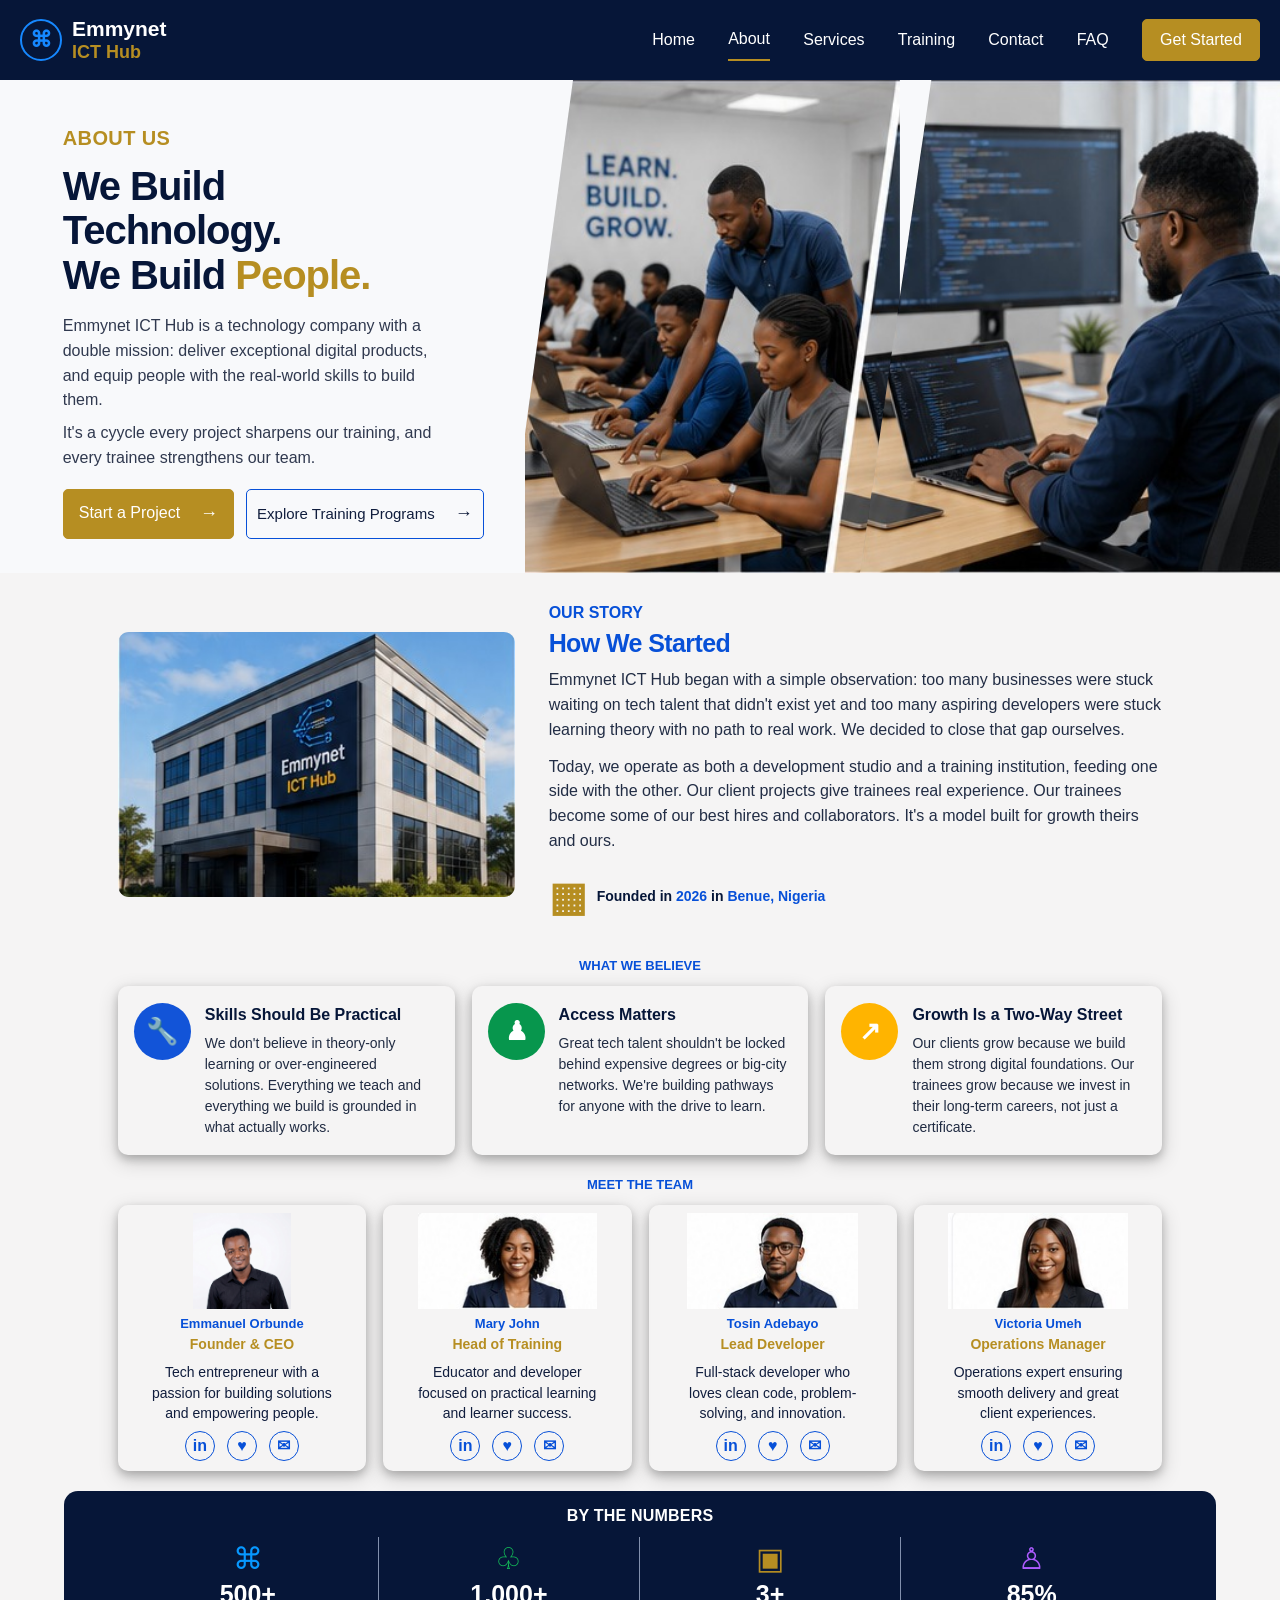
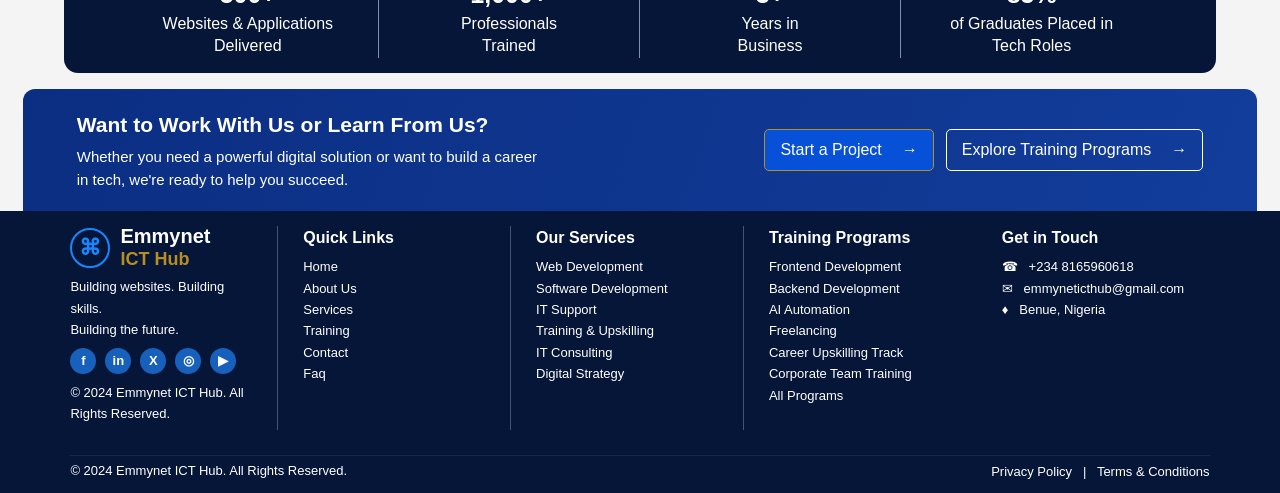
<file: emmynet-about-page/about.html>
<!DOCTYPE html>
<html lang="en">
<head>
  <meta charset="UTF-8">
  <meta name="viewport" content="width=device-width, initial-scale=1.0">
  <title>Emmynet ICT Hub</title>
  <link rel="stylesheet" href="about.css">
  <link rel="stylesheet" href="aboutmedia.css">
</head>
<body>
  <!-- Header and navigation -->
  <header class="navbar">
    <a class="brand" href="#home" aria-label="Emmynet ICT Hub home">
      <span class="brand-mark">⌘</span>
      <span class="brand-name">Emmynet<span>ICT Hub</span></span>
    </a>

    <nav class="nav-links" aria-label="Main navigation">
      <a href="../index.html">Home</a>
      <a class="active" href="../emmynet-about-page/about.html">About</a>
      <a href="../emmynet-service-page/services.html">Services</a>
      <a href="../emmynet-training-page/training.html">Training</a>
      <a href="../emmynet-contact-page/contact.html">Contact</a>
      <a href="../emmynet-faq-page/FAQ.html">FAQ</a>
      <a class="btn btn-primary" href="../login%20files/login.html">Get Started</a>
    </nav>
    
      <!-- Mobile hamburger button -->
    <button class="menu-toggle"
    id="menuToggle"
    aria-label="Open navigation menu"
    aria-expanded="false"
    aria-controls="navLinks"
    type="button">
    <span></span>
    <span></span>
    <span></span>
  </button>
  </header>

  <main>
    <!-- Hero / About intro -->
    <section class="header-container" id="home">
      <div class="header-text">
        <p class="eyebrow">ABOUT US</p>
        <h1>We Build<br>Technology.<br>We Build <span>People.</span></h1>
        <p class="header-paragraph">Emmynet ICT Hub is a technology company with a double mission: deliver exceptional digital products, and equip people with the real-world skills to build them.</p>
        <p class="header-paragraph">It's a cyycle every project sharpens our training, and every trainee strengthens our team.</p>
        <div class="header-buttons">
          <a class="btn start-btn" href="#">Start a Project <span>→
          </span></a>
          <a class="btn explore-btn" href="../emmynet-training-page/training.html#programs">Explore Training Programs <span>→</span></a>
        </div>
      </div>
      <div class="header-photos" aria-label="Training and development photos">
        <div class="photo-panel">
          <img src="assets/training-class.jpg" alt="Students learning technology skills">
        </div>
        <div class="photo-panel">
          <img src="assets/developer-workspace.jpg" alt="Developer working on a computer">
        </div>
      </div>
    </section>

    <!-- Company story -->
    <section class="story" id="about">
      <img class="building" src="assets/office-building.jpg" alt="Emmynet ICT Hub office building">
      <div class="story-copy">
        <p class="section-label">OUR STORY</p>
        <h2>How We Started</h2>
        <p class="section-label-paragraph">Emmynet ICT Hub began with a simple observation: too many businesses were stuck waiting on tech talent that didn't exist yet and too many aspiring developers were stuck learning theory with no path to real work. We decided to close that gap ourselves.</p>
        <p class="section-label-paragraph">Today, we operate as both a development studio and a training institution, feeding one side with the other. Our client projects give trainees real experience. Our trainees become some of our best hires and collaborators. It's a model built for growth theirs and ours.</p>
        <div class="founded"><span class="calendar">▦</span><span>Founded in <strong>2026</strong> in <strong>Benue, Nigeria</strong></span></div>
      </div>
    </section>

    <!-- Values / beliefs -->
    <section class="beliefs" id="services">
      <p class="center-label">WHAT WE BELIEVE</p>
      <div class="belief-grid">
        <article class="belief-card">
          <div class="belief-icon blue">🔧</div>
          <div>
            <h3>Skills Should Be Practical</h3>
            <p>We don't believe in theory-only learning or over-engineered solutions. Everything we teach and everything we build is grounded in what actually works.</p>
          </div>
        </article>
        <article class="belief-card">
          <div class="belief-icon green">♟</div>
          <div><h3>Access Matters</h3><p>Great tech talent shouldn't be locked behind expensive degrees or big-city networks. We're building pathways for anyone with the drive to learn.</p></div>
        </article>
        <article class="belief-card">
          <div class="belief-icon gold">↗</div>
          <div><h3>Growth Is a Two-Way Street</h3><p>Our clients grow because we build them strong digital foundations. Our trainees grow because we invest in their long-term careers, not just a certificate.</p></div>
        </article>
      </div>
    </section>

    <!-- Team profiles -->
    <section class="team" id="portfolio">
      <p class="center-label">MEET THE TEAM</p>
      <div class="team-grid">
        <article class="team-card">
          <img src="assets/emmanuel.png" alt="Emmanuel Orbunde">
          <h3>Emmanuel Orbunde</h3>
          <p class="role">Founder &amp; CEO</p>
          <p>Tech entrepreneur with a passion for building solutions and empowering people.</p>
          <div class="socials">
            <a href="#" aria-label="LinkedIn">in</a>
            <a href="#" aria-label="Twitter">♥</a>
            <a href="#" aria-label="Email">✉</a>
          </div>
        </article>
        <article class="team-card">
          <img src="assets/team-mary.jpg" alt="Mary John">
          <h3>Mary John</h3>
          <p class="role">Head of Training</p>
          <p>Educator and developer focused on practical learning and learner success.</p>
          <div class="socials"><a href="#" aria-label="LinkedIn">in</a>
            <a href="#" aria-label="Twitter">♥</a>
            <a href="#" aria-label="Email">✉</a>
          </div>
        </article>
        <article class="team-card">
          <img src="assets/team-tosin.jpg" alt="Tosin Adebayo">
          <h3>Tosin Adebayo</h3>
          <p class="role">Lead Developer</p>
          <p>Full-stack developer who loves clean code, problem-solving, and innovation.</p>
          <div class="socials">
            <a href="#" aria-label="LinkedIn">in</a>
            <a href="#" aria-label="Twitter">♥</a>
            <a href="#" aria-label="Email">✉</a>
          </div>
        </article>
        <article class="team-card">
          <img src="assets/team-victoria.jpg" alt="Victoria Umeh">
          <h3>Victoria Umeh</h3>
          <p class="role">Operations Manager</p>
          <p>Operations expert ensuring smooth delivery and great client experiences.</p>
          <div class="socials">
            <a href="#contact" aria-label="LinkedIn">in</a>
            <a href="#contact" aria-label="Twitter">♥</a>
            <a href="#contact" aria-label="Email">✉</a>
          </div>
        </article>
      </div>
    </section>

    <!-- Company statistics -->
    <section class="stats">
      <h2>BY THE NUMBERS</h2>
      <div class="stats-grid">
        <div class="stat"><span class="stat-icon">⌘</span><strong>500+
        </strong><p>Websites &amp; Applications<br>Delivered</p>
      </div>
        <div class="stat"><span class="stat-icon">♧</span><strong>1,000+
        </strong><p>Professionals<br>Trained</p>
      </div>
        <div class="stat"><span class="stat-icon">▣</span><strong>3+     </strong><p>Years in<br>Business</p>
        </div>
        <div class="stat"><span class="stat-icon">♙</span><strong>85%    </strong><p>of Graduates Placed in<br>Tech Roles</p> 
        </div>
      </div>
    </section>

    <!-- Final call-to-action -->
    <section class="bottom-cta" id="contact">
      <div>
        <h2>Want to Work With Us or Learn From Us?</h2>
        <p>Whether you need a powerful digital solution or want to build a career in tech, we're ready to help you succeed.</p>
      </div>
      <div class="cta-buttons">
        <a class="btn footer-btn" href="#">Start a Project <span>→</span></a>
        <a class="btn btn-explore" href="../emmynet-training-page/training.html#programs">Explore Training Programs <span>→</span></a>
      </div>
    </section>
    <div id="training"></div>
  </main>
   <footer id="contact">
    <div class="footer-brand">
      <a class="brand" href="#home">
        <span class="brand-mark">⌘</span>
        <span class="brand-name">Emmynet
          <span>ICT Hub</span>
        </span>
      </a>
      <p>Building websites. Building skills.<br>Building the future.</p>
      <div class="social-row">
        <a href="https://www.facebook.com/ORBUNDE EMMANUEL TERFE" target="_blank" rel="noopener noreferrer" aria-label="Visit our Facebook page">f</a>
        <a href="https://www.LinkedIn.com/ORBUNDE EMMANUEL TERFE" target="_blank" rel="noopener noreferrer" aria-label="Visit our Facebook page">in</a>
        <a href="https://www.Twitter.com/ORBUNDE EMMANUEL TERFE" target="_blank" rel="noopener noreferrer" aria-label="Visit our Facebook page">X</a>
        <a href="https://www.instagram.com/ORBUNDE EMMANUEL TERFE" target="_blank" rel="noopener noreferrer" aria-label="Visit our Facebook page">◎</a>
        <a href="https://www.Youtube.com/ORBUNDE EMMANUEL TERFE" target="_blank" rel="noopener noreferrer" aria-label="Visit our Facebook page">▶</a>
      </div>
      <p>© 2024 Emmynet ICT Hub. All Rights Reserved.</p>
    </div>
    <div class="footer-links">
      <h3>Quick Links</h3>
      <a href="../index.html">Home</a>
      <a href="../emmynet-about-page/about.html">About Us</a>
      <a href="../emmynet-service-page/services.html">Services</a>
      <a href="../emmynet-training-page/training.html">Training</a>
      <a href="../emmynet-contact-page/contact.html">Contact</a>
      <a href="../emmynet-faq-page/FAQ.html">Faq</a>
    </div>
    <div class="footer-links">
      <h3>Our Services</h3>
      <a href="emmynet-service-page/services.html">Web Development</a>
      <a href="emmynet-service-page/services.html">Software Development</a>
      <a href="emmynet-service-page/services.html">IT Support</a>
      <a href="emmynet-training-page/training.html">Training &amp; Upskilling</a>
      <a href="emmynet-service-page/services.html">IT Consulting</a>
      <a href="emmynet-service-page/services.html">Digital Strategy</a>
    </div>
    <div class="footer-programs" id="training">
      <h3>Training Programs</h3>
     <a href="../emmynet-training-page/training.html#frontEnd">Frontend Development<a>
      <a href="../emmynet-training-page/training.html#backEnd"> Backend Development</a>
      <a href="../emmynet-training-page/training.html#automation">AI Automation</a>
      <a href="../emmynet-training-page/training.html#freelancing">Freelancing</a>
      <a href="../emmynet-training-page/training.html#upskilling">Career Upskilling Track</a>
      <a href="../emmynet-training-page/training.html#corporate">Corporate Team Training</a>
      <a href="../emmynet-training-page/training.html#programs">All Programs</a>
    </div>
    <div class="footer-contact">
      <h3>Get in Touch</h3>
      <a href="tel:+2348165960618"> ☎ &nbsp; +234 8165960618</a>
      <a href="mailto:emmyneticthub@gmail.com?subject=Website%20Enquiry" target="_blank"><i class="fa fa-envelope" aria-hidden="true"></i> ✉ &nbsp; emmyneticthub@gmail.com</a>
      <a href="https://www.google.com/maps/search/?api=1&query=Benue+State+University+Makurdi,+Benue,+Nigeria" target="_blank"><i class="fa fa-map-marker" aria-hidden="true"></i> ♦ &nbsp; Benue, Nigeria</a>
    </div>
    <div class="legal">
      <span>© 2024 Emmynet ICT Hub. All Rights Reserved.</span>
      <span class="policy">
        <a href="#contact">Privacy Policy</a> &nbsp; | &nbsp; 
        <a href="#contact">Terms &amp; Conditions</a>
      </span>
    </div>
  </footer>
  <script src="about.js"></script>
</body>
</html>
</file>
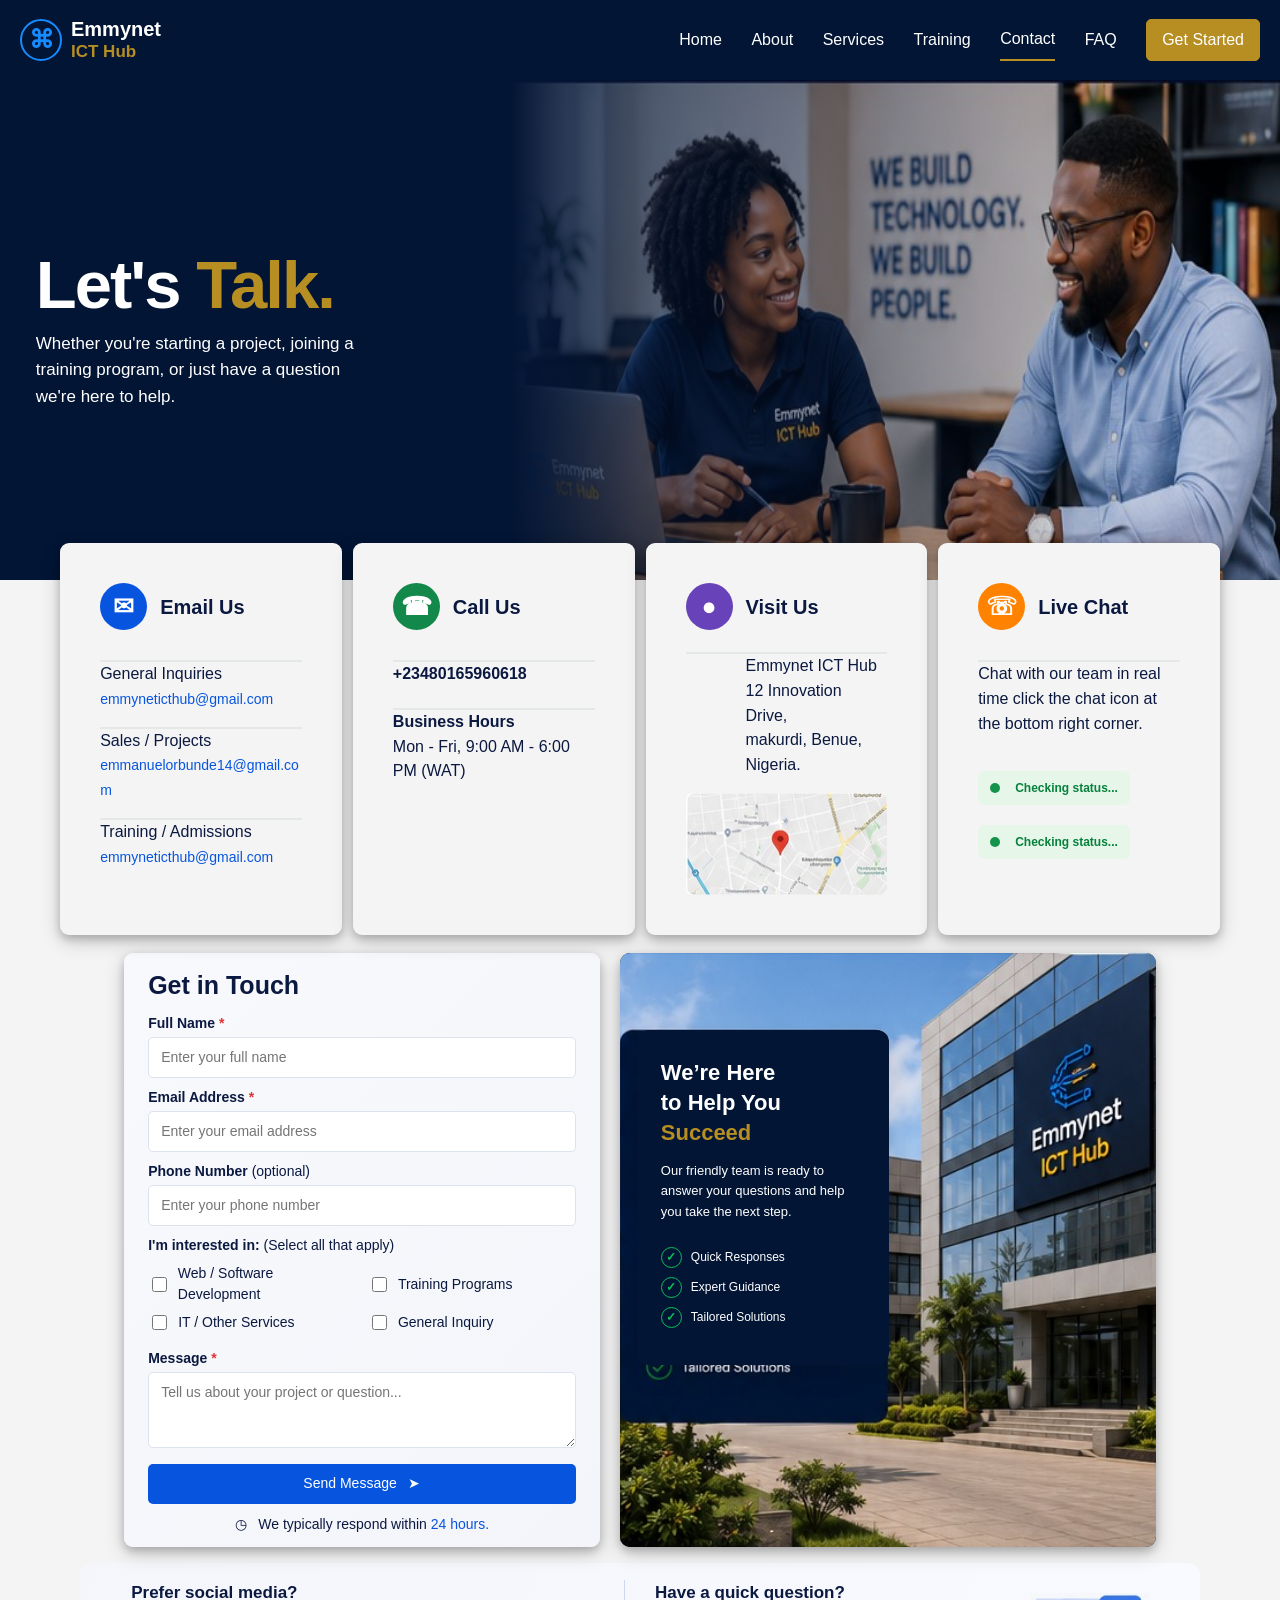
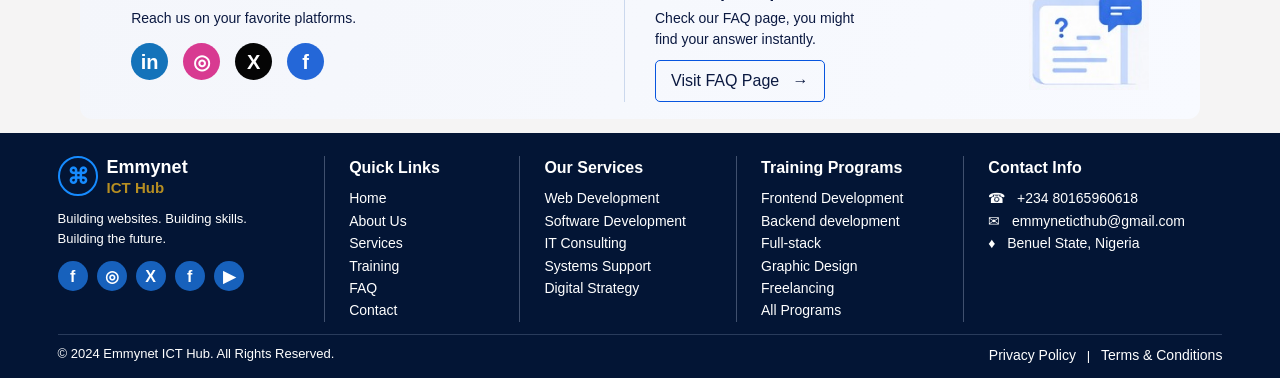
<file: emmynet-contact-page/contact.html>
<!DOCTYPE html>
<html lang="en">
<head>
  <meta charset="UTF-8">
  <!-- Helps the layout fit phones, tablets, laptops, and desktop screens -->
  <meta name="viewport" content="width=device-width, initial-scale=1.0">
  <title>Emmynet ICT Hub</title>
  <link rel="stylesheet" href="contact.css">
  <link rel="stylesheet" href="contactmediaquery.css">
</head>
<body>
  <!-- Site header -->
  <header class="navbar" id="top">
    <a class="brand" href="../index.html" aria-label="Emmynet ICT Hub home">
      <span class="brand-mark">⌘</span>
      <span class="brand-name">Emmynet<span>ICT Hub</span></span>
    </a>

    <nav class="nav-links" aria-label="Main navigation">
      <a href="../index.html">Home</a>
      <a href="../emmynet-about-page/about.html">About</a>
      <a href="../emmynet-service-page/services.html">Services</a>
      <a href="../emmynet-training-page/training.html">Training</a>
      <a class="active" href="../emmynet-contact-page/contact.html">Contact</a>
      <a href="../emmynet-faq-page/FAQ.html">FAQ</a>
      <a class="btn btn-yellow-head" href="#contact-form">Get Started</a>
    </nav>
     <!-- Mobile hamburger button -->
  <button
    class="menu-toggle"
    id="menuToggle"
    aria-label="Open navigation menu"
    aria-expanded="false"
    aria-controls="navLinks"
    type="button"
  >
    <span></span>
    <span></span>
    <span></span>
  </button>
  </header>
  

  <main>
    <!-- Intro hero -->
    <section class="image-container" id="contact-details">
      <img class="header-image" src="assets/contact-hero.jpg" alt="Emmynet team member speaking with a client">
      <div class="image-content">
        <h1>Let's <span>Talk.</span></h1>
        <p>Whether you're starting a project, joining a training program, or just have a question we're here to help.</p>
      </div>
    </section>

    <!-- Four ways to contact the company -->
    <section class="contact-cards" id="services">
      <article class="contact-card">
        <div class="card-title">
            <div class="card-icon blue">✉</div>
            <h2>Email Us</h2>
        </div>
        <p>General Inquiries<br>
          <a class="email" href="mailto:emmyneticthub@gmail.com">emmyneticthub@gmail.com</a>
        </p>
        <p>Sales / Projects<br>
          <a class="email" href="mailto:emmanuelorbunde14@gmail.com">emmanuelorbunde14@gmail.com</a>
        </p>
        <p>Training / Admissions<br>
          <a class="email" href="mailto:emmyneticthub@gmail.com">emmyneticthub@gmail.com</a>
        </p>
      </article>

      <article class="contact-card">
        <div class="card-title">
          <div class="card-icon green">☎</div>
          <h2>Call Us</h2>
        </div>
        <p class="phone">
          <a href="tel:+23480165960618">+23480165960618</a>
        </p>
  
        <p><strong>Business Hours</strong>
          <br>Mon - Fri, 9:00 AM - 6:00 PM (WAT)
        </p>
      </article>

      <article class="contact-card">
        <div class="card-title">
          <div class="card-icon purple">●</div>
          <h2>Visit Us</h2>
        </div>
        <p style="padding-left:60px; margin-top:-8px;">Emmynet ICT Hub<br>12 Innovation Drive,<br>makurdi, Benue,<br>Nigeria.</p>
        <a href="https://maps.google.com/?q=Makurdi,Banue,Nigeria" target="_blank" rel="noopener" aria-label="Open location in Google Maps">
          <img class="map-preview" src="assets/map-preview.jpg" alt="Map preview showing a location marker">
        </a>
      </article>

      <article class="contact-card">
        <div class="card-title">
          <div class="card-icon orange">☏</div>
          <h2>Live Chat</h2>
        </div>
        <p>Chat with our team in real time click the chat icon at the bottom right corner.</p>
        <a href="#" id="businessStatus">
    <span class="online" id="statusContainer">
        <span class="online-dot"></span>
        <span id="statusText">Checking status...</span>
    </span>
</a>
        <a href="#" id="businessStatus">
    <span class="online">
        <span class="online-dot"></span>
        <span id="statusText">Checking status...</span>
    </span>
</a>
       
      </article>
    </section>

    <!-- Main contact form and office image -->
    <section class="main-contact" id="contact-form">
      <div class="form-panel">
        <h2>Get in Touch</h2>
        <form id="contactForm">
          <div class="form-group">
            <label for="fullName">Full Name 
              <span class="required">*</span>
            </label>
            <input type="text" id="fullName" name="fullName" placeholder="Enter your full name" required>
          </div>
          <div class="form-group">
            <label for="email">Email Address 
              <span class="required">*</span>
            </label>
            <input type="email" id="email" name="email" placeholder="Enter your email address" required>
          </div>
          <div class="form-group">
            <label for="phone">Phone Number 
              <span style="font-weight:400;">(optional)</span>
            </label>
            <input type="tel" id="phone" name="phone" placeholder="Enter your phone number">
          </div>

          <div class="interest-label">I'm interested in: 
            <span style="font-weight:400;">(Select all that apply)</span>
          </div>
          <div class="interests">
            <label class="interest">
              <input type="checkbox" name="interest" value="Web / Software Development"> Web / Software Development
            </label>
            <label class="interest">
              <input type="checkbox" name="interest" value="Training Programs"> Training Programs
            </label>
            <label class="interest">
              <input type="checkbox" name="interest" value="IT / Other Services"> IT / Other Services
            </label>
            <label class="interest">
              <input type="checkbox" name="interest" value="General Inquiry"> General Inquiry
            </label>
          </div>

          <div class="form-group">
            <label for="message">Message 
              <span class="required">*</span>
            </label>
            <textarea id="message" name="message" placeholder="Tell us about your project or question..." required></textarea>
          </div>
          <button class="btn btn-blue send-btn" type="submit">Send Message &nbsp; ➤</button>
          <p class="response-note">◷ &nbsp; We typically respond within <span>24 hours.</span></p>
          <div class="form-message" id="formMessage" role="status"></div>
        </form>
      </div>

      <div class="office-panel">
        <img src="assets/office-building.jpg" alt="Emmynet ICT Hub office building">
        <div class="office-message">
          <h2>We’re Here<br>to Help You <span>Succeed</span></h2>
          <p>Our friendly team is ready to answer your questions and help you take the next step.</p>
          <div class="check-row"><span class="check">✓</span> Quick Responses</div>
          <div class="check-row"><span class="check">✓</span> Expert Guidance</div>
          <div class="check-row"><span class="check">✓</span> Tailored Solutions</div>
        </div>
      </div>
    </section>

    <!-- Social links and FAQ prompt -->
    <section class="bottom-strip" id="faq">
      <div class="social-side">
        <h2>Prefer social media?</h2>
        <p>Reach us on your favorite platforms.</p>
        <div class="social-icons">
          <a href="https://www.linkedin.com/" aria-label="LinkedIn" target="_blank" rel="noopener">in</a>
          <a class="instagram" href="https://www.instagram.com/" aria-label="Instagram" target="_blank" rel="noopener">◎</a>
          <a class="x-social" href="https://x.com/" aria-label="X" target="_blank" rel="noopener">X</a>
          <a class="facebook" href="https://www.facebook.com/" aria-label="Facebook" target="_blank" rel="noopener">f</a>
        </div>
      </div>
      <div class="faq-side">
        <div>
          <h2>Have a quick question?</h2>
          <p>Check our FAQ page, you might<br>find your answer instantly.</p>
          <a class="btn faq-btn" href="../emmynet-faq-page/FAQ.html">Visit FAQ Page &nbsp; →</a>
        </div>
        <img src="assets/faq-illustration.jpg" alt="Question and chat illustration">
      </div>
    </section>
  </main>

  <!-- Footer links and contact information -->
  <footer>
    <div class="footer-grid">
      <div class="footer-column footer-brand">
        <a class="brand" href="../index.html#home">
          <span class="brand-mark">⌘</span>
          <span class="brand-name">Emmynet
          <span>ICT Hub</span>
        </a>
        <p>Building websites. Building skills.<br>Building the future.</p>
        <div class="footer-social">
          <a href="https://www.facebook.com/" aria-label="Facebook">f</a>
          <a href="https://www.instagram.com/" aria-label="Instagram">◎</a>
          <a href="https://x.com/" aria-label="X">X</a>
          <a href="https://www.facebook.com/" aria-label="Facebook">f</a>
          <a href="https://www.youtube.com/" aria-label="YouTube">▶</a>
        </div>
      </div>
      <div class="footer-column">
        <h3>Quick Links</h3>
        <a href="#top">Home</a>
        <a href="../emmynet-about-page/about.html">About Us</a>
        <a href="../emmynet-service-page/services.html">Services</a>
        <a href="../emmynet-training-page/training.html">Training</a>
        <a href="../emmynet-faq-page/FAQ.html">FAQ</a>
        <a href="../emmynet-contact-page/contact.html">Contact</a>
      </div>
      <div class="footer-column" id="training">
        <h3>Our Services</h3>
        <a href="../emmynet-service-page/services.html#webDesign">Web Development</a>
        <a href="../emmynet-service-page/services.html#software">Software Development</a>
        <a href="../emmynet-service-page/services.html#consulting">IT Consulting</a>
        <a href="../emmynet-service-page/services.html#support">Systems Support</a>
        <a href="../emmynet-service-page/services.html#strategy">Digital Strategy</a>
      </div>
      <div class="footer-column">
        <h3>Training Programs</h3>
        <a href="../emmynet-training-page/training.html#frontEnd">Frontend Development </a>
        <a href="../emmynet-training-page/training.html#backEnd">Backend development</a>
        <a href="../emmynet-training-page/training.html#fullStack">Full-stack</a>
        <a href="../emmynet-training-page/training.html#graphic">Graphic Design</a>
        <a href="../emmynet-training-page/training.html#freelancing">Freelancing</a>
        <a href="../emmynet-training-page/training.html#programs">All Programs</a>
      </div>
      <div class="footer-column">
        <h3>Contact Info</h3>
        <a href="">☎ &nbsp; +234 80165960618</a>
        <a href="">✉ &nbsp; emmyneticthub@gmail.com</a>
        <a href="">♦ &nbsp; Benuel State, Nigeria</a>
      </div>
    </div>
    <div class="legal">
      <span>© 2024 Emmynet ICT Hub. All Rights Reserved.</span>
      <span><a href="../emmynet-faq-page/FAQ.html">Privacy Policy</a> &nbsp; | &nbsp; <a href="../emmynet-faq-page/FAQ.html">Terms &amp; Conditions</a></span>
    </div>
  </footer>
  <script src="contact.js"></script>
</body>
</html>
</file>
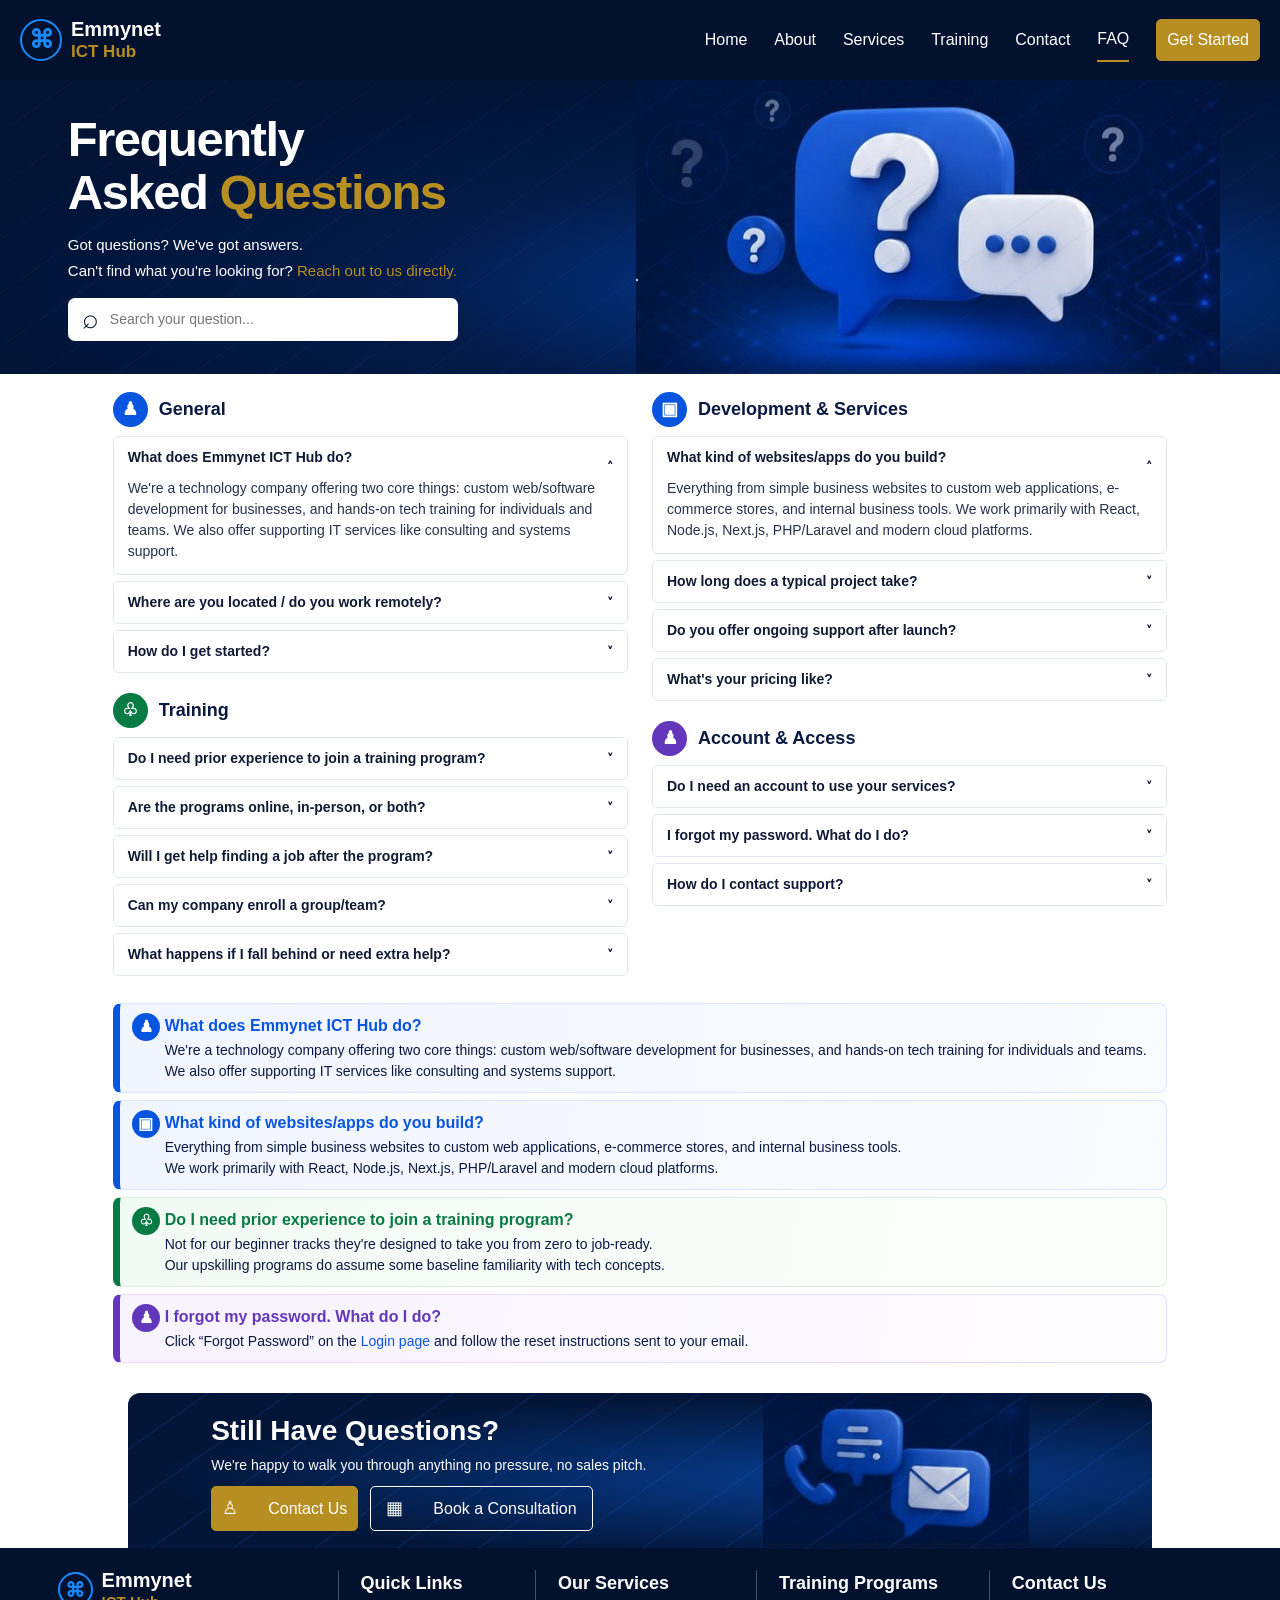
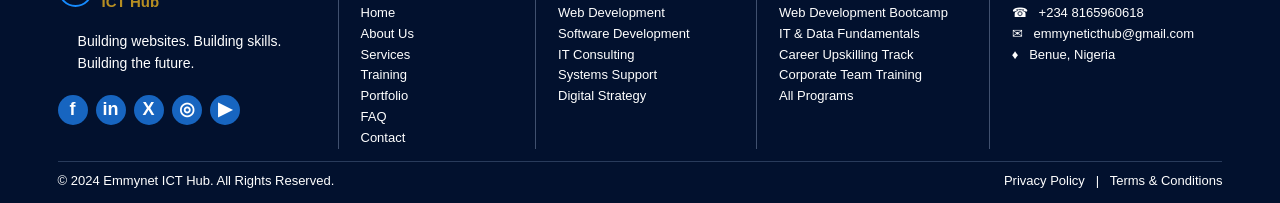
<file: emmynet-faq-page/FAQ.html>
<!DOCTYPE html>
<html lang="en">
<head>
  <meta charset="UTF-8">
  <!-- Makes the layout adapt to mobile, tablet, laptop and desktop screens -->
  <meta name="viewport" content="width=device-width, initial-scale=1.0">
  <title>Emmynet ICT Hub</title>
  <link rel="stylesheet" href="FAQ.css">
  <link rel="stylesheet" href="FAQmedia.css">
</head>
<body>
  <!-- Navigation bar -->
  <header class="navbar" id="top">
    <a class="brand" href="../index.html" aria-label="Emmynet ICT Hub home">
      <span class="brand-mark">⌘</span>
      <span class="brand-name">Emmynet<span>ICT Hub</span></span>
    </a>
    <nav class="nav-links" id="navLinks" aria-label="Main navigation">
      <a href="../index.html">Home</a>
      <a href="../emmynet-about-page/about.html">About</a>
      <a href="../emmynet-service-page/services.html">Services</a>
      <a href="../emmynet-training-page/training.html">Training</a>
      <a  href="../emmynet-contact-page/contact.html">Contact</a>
      <a class="active" href="../emmynet-faq-page/FAQ.html">FAQ</a>
       <a class="btn btn-yellow-head" href="../login%20files/login.html">Get Started</a>
    </nav>
    <button
    class="menu-toggle"
    id="menuToggle"
    aria-label="Open navigation menu"
    aria-expanded="false"
    aria-controls="navLinks"
    type="button"
  >
    <span></span>
    <span></span>
    <span></span>
  </button>
  </header>

  <main>
    <!-- FAQ hero and live question search -->
    <section class="header-container">
      <img class="header-image" src="assets/faq.jpg" alt="Question mark and chat bubble illustration">
      <div class="header-content">
        <h1>Frequently<br>Asked <span>Questions</span></h1>
        <p>Got questions? We've got answers.</p>
        <p>Can't find what you're looking for? 
        <a href="../emmynet-contact-page/contact.html">Reach out to us directly.</a></p>
        <label class="search-box" aria-label="Search frequently asked questions">
          <span>⌕</span>
          <input type="search" id="faqSearch" placeholder="Search your question...">
        </label>
      </div>
    </section>

    <!-- Questions are grouped by topic -->
    <section class="faq-grid" id="faq">
      <div>
        <div class="faq-category" id="general">
          <h2 class="category-title">
            <span class="category-icon blue">♟</span> General
          </h2>
          <div class="faq-item open" data-color="blue">
            <button class="faq-question" aria-expanded="true">What does Emmynet ICT Hub do? 
              <span class="chevron"> &#709;</span>
            </button>
            <div class="faq-answer">
              <p>We're a technology company offering two core things: custom web/software development for businesses, and hands-on tech training for individuals and teams. We also offer supporting IT services like consulting and systems support.</p>
            </div>
          </div>
          <div class="faq-item" data-color="blue">
            <button class="faq-question" aria-expanded="false">Where are you located / do you work remotely? 
              <span class="chevron">&#709;</span>
            </button>
            <div class="faq-answer">
              <p>We serve clients remotely and can discuss in-person arrangements where available. Contact our team to confirm current service locations.</p>
            </div>
          </div>
          <div class="faq-item" data-color="blue">
            <button class="faq-question" aria-expanded="false">How do I get started? 
              <span class="chevron">&#709;</span>
            </button>
            <div class="faq-answer">
              <p>Send us a message using the <a href="../emmynet-contact-page/contact.html">contact form</a> or book a consultation. Tell us what you need and we'll guide you through the next steps.</p>
            </div>
          </div>
        </div>

        <div class="faq-category" id="training">
          <h2 class="category-title">
            <span class="category-icon green">♧</span> Training</h2>
          <div class="faq-item" data-color="green">
            <button class="faq-question" aria-expanded="false">Do I need prior experience to join a training program? 
              <span class="chevron">&#709;</span>
            </button>
            <div class="faq-answer">
              <p>Not for our beginner tracks — they're designed to take you from zero to job-ready. Our upskilling programs do assume some baseline familiarity with tech concepts.</p>
            </div>
          </div>
          <div class="faq-item" data-color="green">
            <button class="faq-question" aria-expanded="false">Are the programs online, in-person, or both? 
              <span class="chevron">&#709;</span>
            </button>
            <div class="faq-answer">
              <p>Program format can vary. Some training may be online, in-person, or hybrid. Contact us to confirm the format for your chosen program.</p>
            </div>
          </div>
          <div class="faq-item" data-color="green">
            <button class="faq-question" aria-expanded="false">Will I get help finding a job after the program? 
              <span class="chevron">&#709;</span>
            </button>
            <div class="faq-answer">
              <p>Career guidance and portfolio support may be available depending on the program. Ask our team about the support included in your chosen track.</p>
            </div>
          </div>
          <div class="faq-item" data-color="green">
            <button class="faq-question" aria-expanded="false">Can my company enroll a group/team? 
              <span class="chevron">&#709;</span>
            </button>
            <div class="faq-answer">
              <p>Yes. Contact us to discuss corporate team training tailored to your organization's goals and schedule.</p>
            </div>
          </div>
          <div class="faq-item" data-color="green">
            <button class="faq-question" aria-expanded="false">What happens if I fall behind or need extra help? 
              <span class="chevron">&#709;</span>
            </button>
            <div class="faq-answer">
              <p>Reach out to your instructor or support contact. We can discuss the guidance or extra practice available for your program.</p>
            </div>
          </div>
        </div>
      </div>

      <div>
        <div class="faq-category" id="development">
          <h2 class="category-title">
            <span class="category-icon blue">▣</span> Development &amp; Services
          </h2>
          <div class="faq-item open" data-color="blue">
            <button class="faq-question" aria-expanded="true">What kind of websites/apps do you build? 
              <span class="chevron">&#709;</span>
            </button>
            <div class="faq-answer">
              <p>Everything from simple business websites to custom web applications, e-commerce stores, and internal business tools. We work primarily with React, Node.js, Next.js, PHP/Laravel and modern cloud platforms.</p>
            </div>
          </div>
          <div class="faq-item" data-color="blue">
            <button class="faq-question" aria-expanded="false">How long does a typical project take? 
              <span class="chevron">&#709;</span>
            </button>
            <div class="faq-answer">
              <p>Timing depends on the project's size, features, and feedback process. After discussing your requirements, we'll provide an estimated timeline.</p>
            </div>
          </div>
          <div class="faq-item" data-color="blue">
            <button class="faq-question" aria-expanded="false">Do you offer ongoing support after launch? 
              <span class="chevron">&#709;</span>
            </button>
            <div class="faq-answer">
              <p>Ongoing maintenance and technical support can be arranged. Tell us what your website or system needs after launch.</p>
            </div>
          </div>
          <div class="faq-item" data-color="blue">
            <button class="faq-question" aria-expanded="false">What's your pricing like? 
              <span class="chevron">&#709;</span>
            </button>
            <div class="faq-answer">
              <p>Pricing depends on the project scope, features, and level of support. Contact us for a tailored estimate after we understand your needs.</p>
            </div>
          </div>
        </div>

        <div class="faq-category" id="account">
          <h2 class="category-title">
            <span class="category-icon purple">♟</span> Account &amp; Access
          </h2>
          <div class="faq-item" data-color="purple">
            <button class="faq-question" aria-expanded="false">Do I need an account to use your services? 
              <span class="chevron">&#709;</span>
            </button>
            <div class="faq-answer">
              <p>No account is needed to make an initial enquiry. Some future services or training tools may require an account.</p>
            </div>
          </div>
          <div class="faq-item" data-color="purple">
            <button class="faq-question" aria-expanded="false">I forgot my password. What do I do? 
              <span class="chevron">&#709;</span>
            </button>
            <div class="faq-answer">
              <p>Click “Forgot Password” on the <a href="../login%20files/login.html">Login page</a> and follow the reset instructions sent to your email. If you still need help, contact support.</p>
            </div>
          </div>
          <div class="faq-item" data-color="purple">
            <button class="faq-question" aria-expanded="false">How do I contact support? 
              <span class="chevron">&#709;</span>
            </button>
            <div class="faq-answer">
              <p>Use the Contact Us button below or email <a href="mailto:emmyneticthub@gmail.com">emmyneticthub@gmail.com</a>. Include a short description of the issue so we can assist you.</p>
            </div>
          </div>
        </div>
      </div>
    </section>

    <!-- Search results are also shown as compact answer cards -->
    <section class="answer-list" id="answerList" aria-live="polite">
      <article class="answer-card visible" data-color="blue">
        <span class="answer-symbol">♟</span>
        <h3>What does Emmynet ICT Hub do?</h3>
        <p>We're a technology company offering two core things: custom web/software development for businesses, and hands-on tech training for individuals and teams.<br>We also offer supporting IT services like consulting and systems support.</p>
      </article>
      <article class="answer-card visible" data-color="blue">
        <span class="answer-symbol">▣</span>
        <h3>What kind of websites/apps do you build?</h3>
        <p>Everything from simple business websites to custom web applications, e-commerce stores, and internal business tools.<br>We work primarily with React, Node.js, Next.js, PHP/Laravel and modern cloud platforms.</p>
      </article>
      <article class="answer-card visible green" data-color="green">
        <span class="answer-symbol">♧</span>
        <h3>Do I need prior experience to join a training program?</h3>
        <p>Not for our beginner tracks they're designed to take you from zero to job-ready.<br>Our upskilling programs do assume some baseline familiarity with tech concepts.</p>
      </article>
      <article class="answer-card visible purple" data-color="purple">
        <span class="answer-symbol">♟</span>
        <h3>I forgot my password. What do I do?</h3>
        <p>Click “Forgot Password” on the <a href="../login%20files/login.html" style="color:#0755df">Login page</a> and follow the reset instructions sent to your email.</p>
      </article>
      <p class="no-results" id="noResults">No matching questions found. Please try another search or contact us.</p>
    </section>

    <!-- Final call to action -->
    <section class="cta" id="contact">
      <div class="cta-content">
        <h2>Still Have Questions?</h2>
        <p>We're happy to walk you through anything no pressure, no sales pitch.</p>
        <div class="cta-buttons">
          <a class="btn btn-yellow-head" href="../emmynet-contact-page/contact.html"><span>♙ &nbsp;</span> Contact Us</a>
          <a class="btn btn-outline-white" href="mailto:emmanuelorbunde14@gmail.com?subject=Book%20a%20Consultation"><span>▦ &nbsp;</span> Book a Consultation</a>
        </div>
      </div>
      <img class="cta-image" src="assets/faq-contact-art.jpg" alt="Phone, chat and email support illustration">
    </section>
  </main>

  <!-- Footer -->
  <footer>
    <div class="footer-grid">
      <div class="footer-column footer-brand">
        <a class="brand" href="../index.html">
          <span class="brand-mark">⌘</span>
          <span class="brand-name">Emmynet<span>ICT Hub</span></span>
        </a>
        <p>Building websites. Building skills.<br>Building the future.</p>
        <div class="footer-social">
          <a href="https://www.facebook.com/" aria-label="Facebook">f</a>
          <a href="https://www.linkedin.com/" aria-label="LinkedIn">in</a>
          <a href="https://x.com/" aria-label="X">X</a>
          <a href="https://www.instagram.com/" aria-label="Instagram">◎</a>
          <a href="https://www.youtube.com/" aria-label="YouTube">▶</a>
        </div>
      </div>
      <div class="footer-column">
        <h3>Quick Links</h3>
        <a href="../index.html">Home</a>
        <a href="../emmynet-about-page/about.html">About Us</a>
        <a href="../emmynet-service-page/services.html">Services</a>
        <a href="../emmynet-training-page/training.html#programs">Training</a>
        <a href="../emmynet-service-page/services.html">Portfolio</a>
        <a href="#faq">FAQ</a>
        <a href="../emmynet-contact-page/contact.html">Contact</a>
      </div>
      <div class="footer-column">
        <h3>Our Services</h3>
        <a href="../emmynet-service-page/services.html">Web Development</a>
        <a href="../emmynet-service-page/services.html">Software Development</a>
        <a href="../emmynet-service-page/services.html">IT Consulting</a>
        <a href="../emmynet-service-page/services.html">Systems Support</a>
        <a href="../emmynet-service-page/services.html">Digital Strategy</a>
      </div>
      <div class="footer-column">
        <h3>Training Programs</h3>
        <a href="../emmynet-training-page/training.html#programs">Web Development Bootcamp</a>
        <a href="../emmynet-training-page/training.html#programs">IT &amp; Data Fundamentals</a>
        <a href="../emmynet-training-page/training.html#programs">Career Upskilling Track</a>
        <a href="../emmynet-training-page/training.html#programs">Corporate Team Training</a>
        <a href="../emmynet-training-page/training.html#programs">All Programs</a>
      </div>
      <div class="footer-column">
        <h3>Contact Us</h3>
        <a href="tel:+2348165960618">☎ &nbsp; +234 8165960618</a>
        <a class="footer-email" href="mailto:emmyneticthub@gmail.com">✉ &nbsp; emmyneticthub@gmail.com</a>
        <a href="https://www.google.com/maps/search/?api=1&amp;query=Benue%2C%20Nigeria" target="_blank" rel="noopener">♦ &nbsp; Benue, Nigeria</a>
      </div>
    </div>
    <div class="legal">
      <span>© 2024 Emmynet ICT Hub. All Rights Reserved.</span>
      <span>
        <a href="#contact">Privacy Policy</a> &nbsp; | &nbsp; 
        <a href="#contact">Terms &amp; Conditions</a>
      </span>
    </div>
  </footer>

  <script src="FAQ.js"></script>
</body>
</html>
</file>
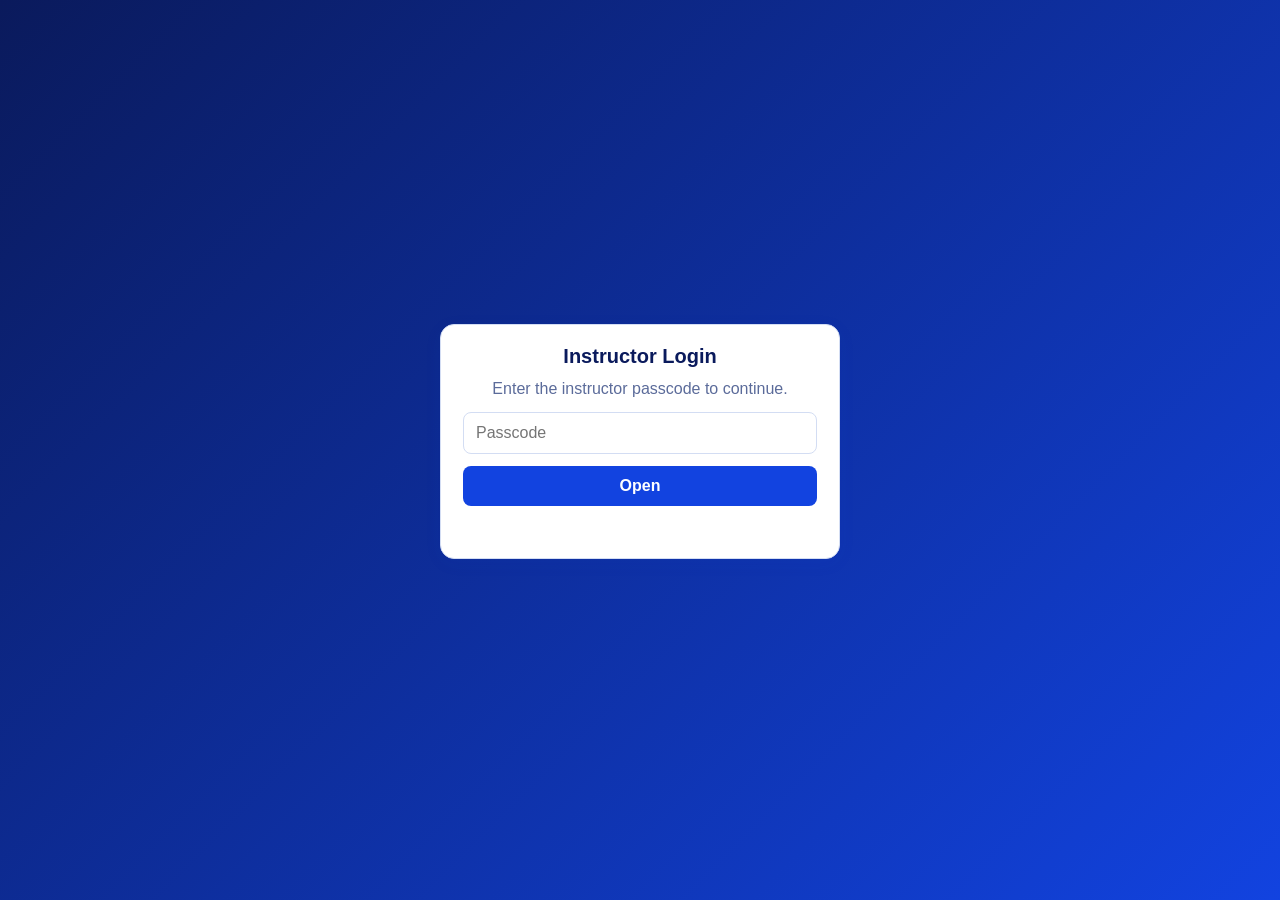
<file: emmynet-payment-file/instructor.html>
<!DOCTYPE html>
<html lang="en">
<head>
<meta charset="UTF-8">
<meta name="viewport" content="width=device-width, initial-scale=1">
<title>Instructor Page - Emmynet ICT Hub</title>
<link rel="stylesheet" href="school.css">
</head>
<body>

<!-- PASSCODE GATE (DEMO ONLY: the passcode is written in instructor.js, so this is not real security) -->
<div class="gate" id="gate">
  <div class="card">
    <h2>Instructor Login</h2>
    <p class="muted">Enter the instructor passcode to continue.</p>
    <form id="gateForm" style="margin-top:14px">
      <div class="field"><input type="password" id="passcode" placeholder="Passcode" autocomplete="off"></div>
      <button class="btn" type="submit" style="width:100%;margin-top:12px">Open</button>
    </form>
    <p class="msg" id="gateMsg" role="status"></p>
  </div>
</div>

<div id="app" hidden>
  <header class="top">
    <a class="brand" href="#home">
    <span class="logo">⌘</span>
    <span>Emmynet<br><b>ICT Hub</b></span>
  </a>
    <nav>
      <a href="../index.html">Website</a>
      <a href="payment.html">Student dashboard</a>
      <a href="verify.html">Verify page</a>
      <button type="button" id="lockBtn">Lock</button>
    </nav>
  </header>
  <div class="demo-banner">Demo: records are saved in this browser only. The student dashboard in another tab updates when you save here. Real storage comes with the backend.</div>

  <div class="tabs" id="tabs">
    <button type="button" data-tab="attendance" class="active">Attendance</button>
    <button type="button" data-tab="give">Give Work</button>
    <button type="button" data-tab="scores">Scores</button>
    <button type="button" data-tab="reminders">Reminders</button>
    <button type="button" data-tab="certs">Certificates</button>
  </div>

  <main>
    <!-- ===== 1. ATTENDANCE ===== -->
    <section data-tab="attendance">
      <div class="card">
        <h2>Take Attendance</h2>
        <div class="grid">
          <div class="field"><label for="attDate">Class date</label><input type="date" id="attDate"></div>
          <div class="field"><label for="attProg">Programme</label><select id="attProg"></select></div>
        </div>
        <div id="attList"></div>
        <button class="btn" type="button" id="attSave" style="margin-top:14px">Save Attendance</button>
        <p class="msg" id="attMsg" role="status"></p>
      </div>
    </section>

    <!-- ===== 2. GIVE WORK ===== -->
    <section data-tab="give" hidden>
      <div class="card">
        <h2>Give an Assignment, Test or Final Project</h2>
        <p class="muted" style="margin-bottom:14px">The reminder clock starts on the date you choose. A student who has not submitted after <span id="remDays">5</span> days is listed under Reminders.</p>
        <div class="grid">
          <div class="field"><label for="giveType">Type</label>
            <select id="giveType"><option value="assignment">Assignment</option><option value="test">Test</option><option value="project">Final Project</option></select></div>
          <div class="field"><label for="giveTitle">Title</label><input type="text" id="giveTitle" placeholder="e.g. Assignment 3: JavaScript basics"></div>
          <div class="field"><label for="giveDate">Date given</label><input type="date" id="giveDate"></div>
          <div class="field"><label for="giveProg">Give to</label><select id="giveProg"></select></div>
        </div>
        <button class="btn" type="button" id="giveBtn">Give to Students</button>
        <p class="msg" id="giveMsg" role="status"></p>
      </div>
      <div class="card">
        <h2>Work Given So Far</h2>
        <div class="table-wrap" id="giveList"></div>
      </div>
    </section>

    <!-- ===== 3. SCORES ===== -->
    <section data-tab="scores" hidden>
      <div class="card">
        <h2>Enter Scores</h2>
        <div class="grid">
          <div class="field"><label for="scStudent">Student</label><select id="scStudent"></select></div>
        </div>
        <p class="muted" id="scInfo"></p>
        <label class="check-row" style="border:0"><input type="checkbox" id="scPaid"><span>Payment complete (DEMO: normally this comes from the payment system)</span></label>
        <div class="table-wrap" id="scTable"></div>
        <button class="btn" type="button" id="scSave" style="margin-top:14px">Save Scores</button>
        <p class="msg" id="scMsg" role="status"></p>
        <div class="summary" id="scSummary"></div>
      </div>
    </section>

    <!-- ===== 4. REMINDERS ===== -->
    <section data-tab="reminders" hidden>
      <div class="card">
        <h2>Students to Remind</h2>
        <p class="muted" style="margin-bottom:10px">Not submitted <span id="remDays2">5</span> or more days after the work was given. Real emails need the backend, so for now you mark each reminder as sent.</p>
        <div class="table-wrap" id="remList"></div>
      </div>
    </section>

    <!-- ===== 5. CERTIFICATES ===== -->
    <section data-tab="certs" hidden>
      <div class="card">
        <h2>Certificates Issued</h2>
        <p class="muted" style="margin-bottom:10px">A certificate is issued automatically when a student has paid and the final project score is saved.</p>
        <div class="table-wrap" id="certList"></div>
      </div>
      <div class="card">
        <h2>Demo Data</h2>
        <p class="muted" style="margin-bottom:12px">Put the four example students back and delete everything you entered.</p>
        <button class="btn light" type="button" id="resetBtn">Reset Demo Data</button>
      </div>
    </section>
  </main>
</div>

<script src="school-data.js"></script>
<script src="instructor.js"></script>
</body>
</html>
</file>
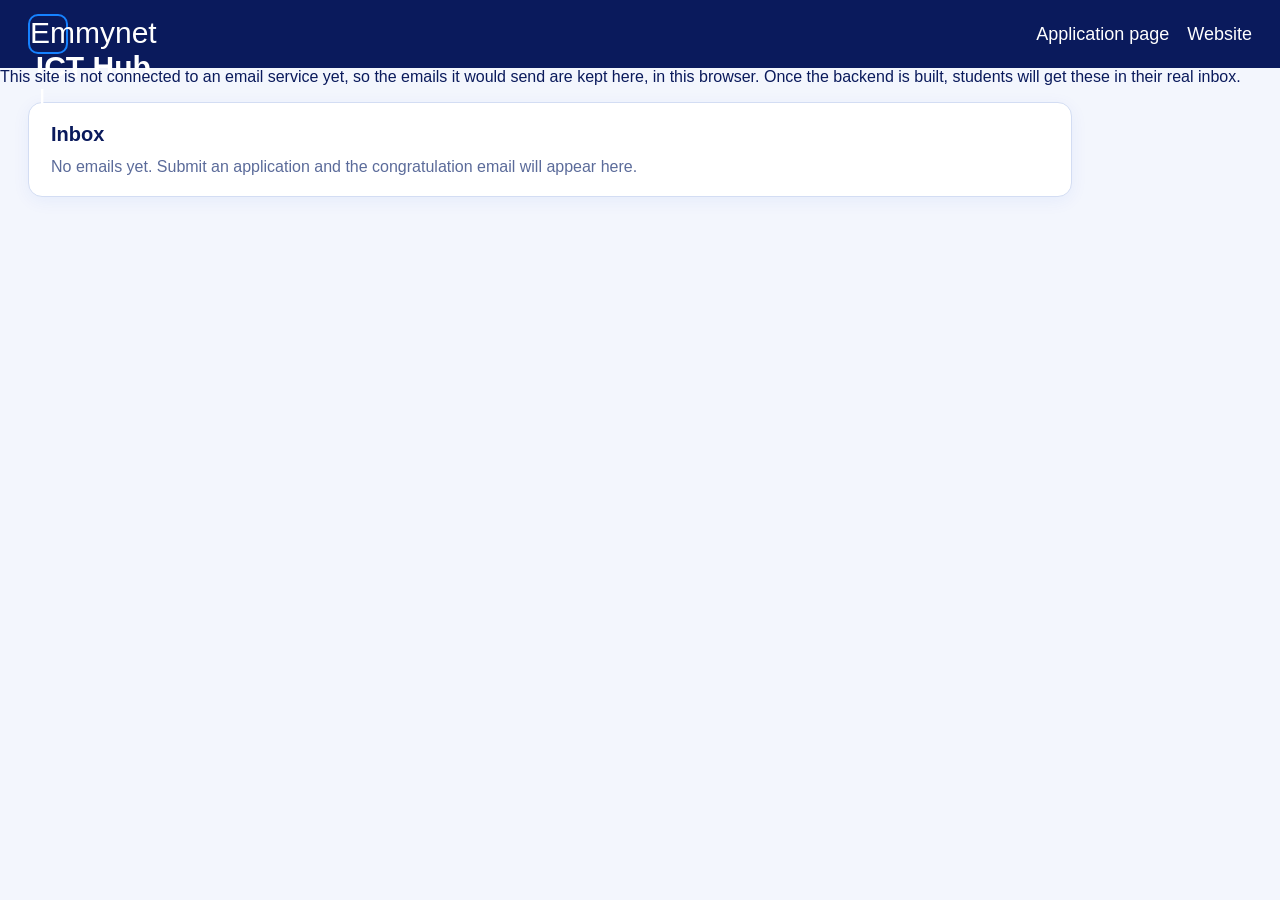
<file: emmynet-payment-file/mailbox.html>
<!DOCTYPE html>
<html lang="en">
<head>
<meta charset="UTF-8">
<meta name="viewport" content="width=device-width, initial-scale=1">
<title>Emmynet ICT Hub</title>
<link rel="stylesheet" href="school.css">
</head>
<body>
<header class="top">
  <div class="logo">Emmynet <b>ICT Hub</b> &nbsp;|&nbsp; Mailbox</div>
  <nav>
    <a href="payment.html">Application page</a>
    <a href="../index.html">Website</a>
  </nav>
</header>
<div class="demo-banner">This site is not connected to an email service yet, so the emails it would send are kept here, in this browser. Once the backend is built, students will get these in their real inbox.</div>

<main>
  <div class="card" id="listCard">
    <h2>Inbox</h2>
    <div class="table-wrap" id="list"></div>
  </div>
  <div class="card" id="viewer" hidden>
    <p class="muted" id="mailHead" style="margin-bottom:12px"></p>
    <iframe id="frame" title="Email" style="width:100%;height:560px;border:1px solid var(--line);border-radius:10px;background:#fff"></iframe>
  </div>
</main>

<script src="account-data.js"></script>
<script src="mailbox.js"></script>
</body>
</html>
</file>
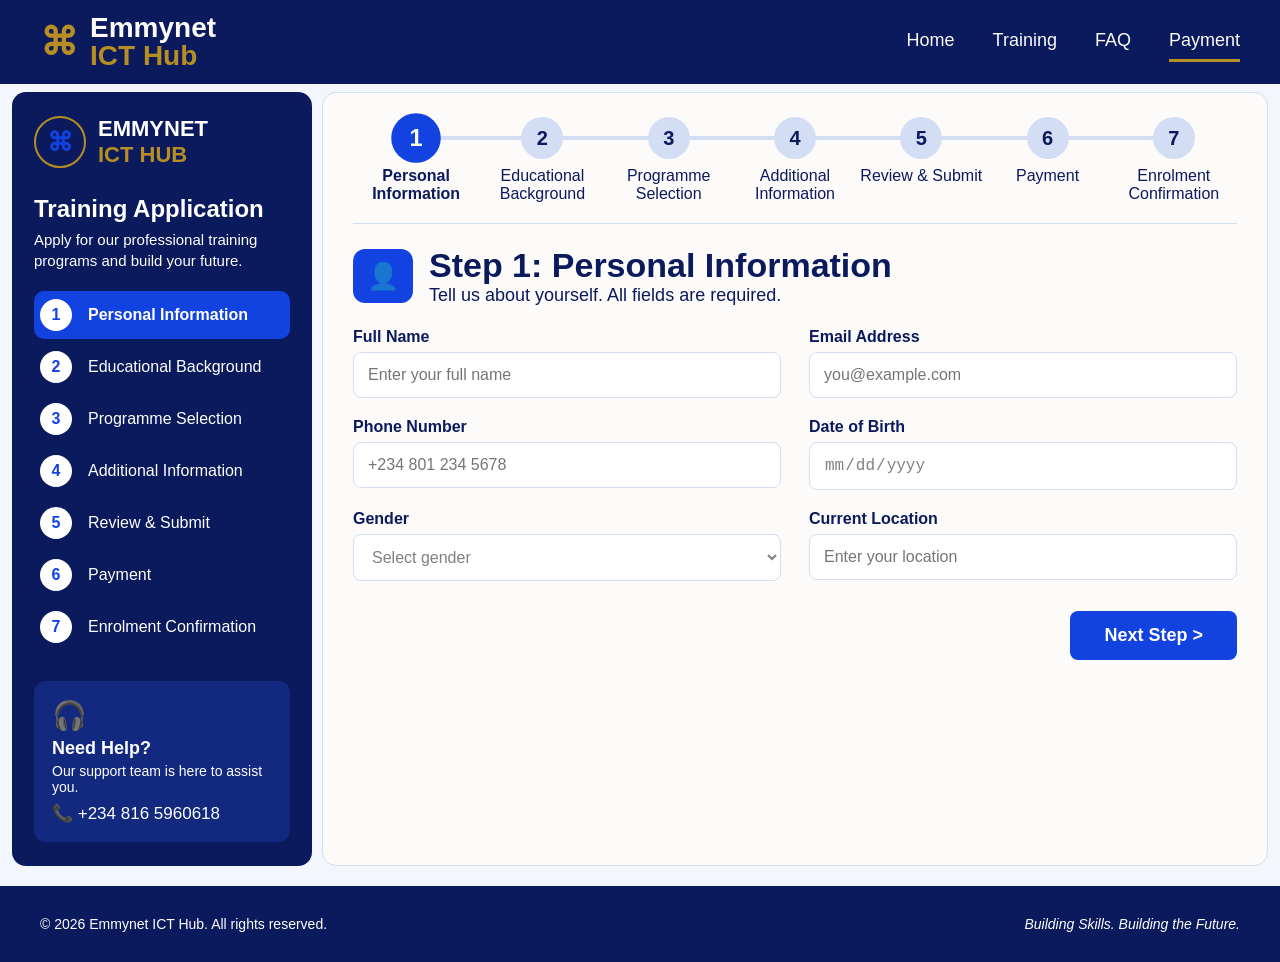
<file: emmynet-payment-file/payment.html>
<!DOCTYPE html>
<html lang="en">
<head>
<meta charset="UTF-8">
<meta name="viewport" content="width=device-width, initial-scale=1, viewport-fit=cover">
<title>Emmynet ICT Hub</title>
<link rel="stylesheet" href="payment.css">
<link rel="stylesheet" href="paymentquery.css">
</head>
<body>
<!-- 
 ===== HEADER ===== -->
<header>
  <a class="logo" href="../index.html">
    <span class="logo-icon">⌘</span>
    <div>Emmynet<span>ICT Hub</span></div>
  </a>
  <button class="menu-btn" id="menuBtn" aria-expanded="false" aria-controls="mainNav" aria-label="Open menu">☰</button>
  <nav id="mainNav">
    <a href="../index.html" >Home</a>
    <a href="../emmynet-training-page/training.html" >Training</a>
    <a href="../emmynet-faq-page/FAQ.html">FAQ</a>
    <a href="#"class="active">Payment</a>
  </nav>
</header>

<div class="layout">
  <!-- ===== SIDEBAR (steps are added by JavaScript) ===== -->
  <aside class="sidebar">
    <div class="brand"><i>⌘</i>
      <div>EMMYNET<br><span>ICT HUB</span></div>
    </div>
    <h2>Training Application</h2>
    <p>Apply for our professional training programs and build your future.</p>
    <ul class="steps" id="sideSteps"></ul>
    <div class="help">
      <div style="font-size:28px">🎧</div>
      <strong>Need Help?</strong>Our support team is here to assist you.
      <div style="font-size:17px;margin-top:8px">📞 +234 816 5960618</div>
    </div>
  </aside>

  <main class="main">
    <!-- Top indicator (steps are added by JavaScript) -->
    <div class="progress" id="progress"></div>

    <!-- ===== STEP 1: PERSONAL INFORMATION ===== -->
    <section class="panel active" data-step="1">
      <div class="title"><i>👤</i>
        <div class="head">
          <h1>Step 1: Personal Information</h1>
          <p>Tell us about yourself. All fields are required.</p>
        </div>
      </div>
      <div class="grid2">
        <div class="field">
          <label for="name">Full Name</label>
          <input id="name" type="text" placeholder="Enter your full name" required>
          <div class="err">Please enter your full name.</div>
        </div>
        <div class="field">
          <label for="email">Email Address</label>
          <input id="email" type="email" placeholder="you@example.com" required>
          <div class="err">Please enter a valid email address.</div>
        </div>
        <div class="field">
          <label for="phone">Phone Number</label>
          <input id="phone" type="tel" placeholder="+234 801 234 5678" pattern="[+0-9 ]{7,17}" required>
          <div class="err">Please enter a valid phone number.</div>
        </div>
        <div class="field">
          <label for="dob">Date of Birth</label>
          <input id="dob" type="date" required>
          <div class="err">Please choose your date of birth.</div>
        </div>
        <div class="field">
          <label for="gender">Gender</label>
          <select id="gender" required>
            <option value="">Select gender</option>
            <option>Male</option>
            <option>Female</option>
            <option>Prefer not to say</option>
          </select>
          <div class="err">Please select an option.</div>
        </div>
        <div class="field">
          <label for="location">Current Location</label>
          <input id="location" type="text" placeholder="Enter your location" required>
          <div class="err">Please enter your location.</div>
        </div>
      </div>
    </section>

    <!-- ===== STEPS 2–5: placeholders until their designs are added ===== -->
    <section class="panel" data-step="2">
      <div class="title"><i>🎓</i>
        <div><h1>Step 2: Educational Background</h1>
          <p>Tell us about your academic history.</p>
        </div>
      </div>
      <div class="grid2 one">
        <div class="field">
          <label for="qualification">Highest Qualification</label>
          <select id="qualification" required>
            <option value="">Select qualification</option>
            <option>SSCE / WAEC</option>
            <option>OND</option>
            <option>HND</option>
            <option>Bachelor's Degree</option>
            <option>Master's Degree</option>
            <option>PhD</option>
          </select>
          <div class="err">Please select your highest qualification.</div>
        </div>
        <div class="field">
          <label for="institution">Institution Name</label>
          <input id="institution" type="text" placeholder="Enter institution name" required>
          <div class="err">Please enter your institution name.</div>
        </div>
        <div class="field">
          <label for="course">Course of Study</label>
          <input id="course" type="text" placeholder="Enter course of study" required>
          <div class="err">Please enter your course of study.</div>
        </div>
        <div class="field">
          <label for="gradYear">Year of Graduation</label>
          <select id="gradYear" required>
            <option value="">Select year</option>
          </select>
          <div class="err">Please select your graduation year.</div>
        </div>
      </div>
    </section>
    <section class="panel" data-step="3">
      <div class="title"><i>📚</i>
        <div><h1>Step 3: Programme Selection</h1>
          <p>Choose the training programme you want to enrol in.</p>
        </div>
      </div>
      <p class="muted" id="wantedNote" hidden style="margin-bottom:14px"></p>
      <div id="progList"></div>   
      <!-- the cards are added by JavaScript from the PROGRAMMES list -->
    </section>
    <section class="panel" data-step="4">
      <div class="title"><i>ℹ️</i>
        <div>
          <h1>Step 4: Additional Information</h1>
          <p>Tell us more about yourself and your goals.</p>
        </div>
      </div>
      <div class="grid2 one">
        <div class="field">
          <label for="reason">Why do you want to join this programme?</label>
          <textarea id="reason" placeholder="Tell us what motivates you to apply..." required></textarea>
          <div class="err">Please tell us why you want to join.</div>
        </div>
        <div class="field">
          <label for="experience">Do you have any prior experience?</label>
          <select id="experience" required>
            <option value="">Select an option</option>
            <option>No experience</option>
            <option>Some experience</option>
            <option>Experienced</option>
          </select>
          <div class="err">Please select an option.</div>
        </div>
        <div class="field">
          <label for="source">How did you hear about us?</label>
          <select id="source" required>
            <option value="">Select an option</option>
            <option>Social media</option>
            <option>Friend or family</option>
            <option>Google search</option>
            <option>Advert</option>
            <option>Other</option>
          </select>
          <div class="err">Please select an option.</div>
        </div>
      </div>
    </section>
    <section class="panel" data-step="5">
      <div class="title"><i>📝</i>
        <div>
          <h1>Step 5: Review &amp; Submit</h1>
          <p>Please review your details before submitting your application.</p>    </div>
        </div>
      <div id="reviewBox"></div>   
      <!-- the summary cards are added by JavaScript -->
    </section>

    <!-- ===== STEP 6: PAYMENT ===== -->
    <section class="panel" data-step="6">
      <div class="title">
        <i>💳</i>
        <div>
          <h1>Step 6: Payment</h1>
          <p>Complete your payment to confirm your training application.</p>
        </div>
      </div>
      <div class="content">
        <div>
          <div class="summary">
            <h3>📋 Payment Summary</h3>
            <div class="row"><b>Training Programme:</b>
              <span id="progName">Web Development</span>
            </div>
            <div class="row"><b>Amount Due:</b>
              <span class="amount" id="progAmount">₦120,000</span>
            </div>
          </div>
          <div class="methods-title">💳 Choose a Payment Method</div>
          <div class="methods">
            <label class="method">
              <span class="ico" style="color:#1243e0;font-weight:800">P</span>
              <div><strong>PayPal</strong><small>Pay with your PayPal account
              </small>
            </div>
            <input type="radio" name="method" value="PayPal"></label>
            <label class="method">
              <span class="ico" style="color:#1da1f2">☰</span>
              <div><strong>Paystack</strong><small>Pay with Paystack</small>       </div>
              <input type="radio" name="method" value="Paystack"></label>
            <label class="method">
              <span class="ico">💳</span>
              <div><strong>Credit/Debit Card</strong><small>Visa, MasterCard, etc. </small>
              </div>
              <input type="radio" name="method" value="Credit/Debit Card"></label>
            <label class="method">
              <span class="ico">🏛️</span>
              <div><strong>Bank Transfer</strong><small>Direct bank transfer       </small>
              </div>
              <input type="radio" name="method" value="Bank Transfer"></label>
          </div>
          <div id="payDetails"></div>  
           <!-- the details for the chosen method appear here (added by JavaScript) -->
          <button class="pay-now" id="payBtn" disabled>💳 Pay Now </button>
          <p class="msg" id="msg" role="status"></p>
        </div>
        <div>
          <aside class="status">
            <h3>🛡️ Payment Status</h3>
            <div class="s-item active" id="sPending">
              <div class="s-dot">🕘</div>
              <div><strong>Payment Pending</strong>
                <span>Your payment is yet to be processed.</span>
              </div>
            </div>
            <div class="s-item" id="sProcessing">
              <div class="s-dot">✓</div>
              <div><strong>Processing</strong>
                <span>We are verifying your payment.</span>
              </div>
            </div>
            <div class="s-item" id="sSuccess">
              <div class="s-dot">✓</div>
              <div><strong>Successful</strong>
                <span>Your payment has been confirmed.</span>
              </div>
            </div>
          </aside>
          <div class="secure">🔒 Your payment is secure and encrypted.</div>
        </div>
      </div>
    </section>

    <!-- ===== STEP 7: CONFIRMATION ===== -->
    <section class="panel" data-step="7">
      <div class="success">
        <!-- confetti dots -->
        <span class="dot" style="top:8px;left:14%;background:#f59e0b"></span>
        <span class="dot" style="top:40px;left:26%;background:#7c3aed"></span>
        <span class="dot" style="top:6px;left:40%;background:#2563eb"></span>
        <span class="dot" style="top:30px;right:30%;background:#ef4444"></span>
        <span class="dot" style="top:10px;right:16%;background:#16a34a"></span>
        <span class="dot" style="top:70px;right:10%;background:#f59e0b"></span>
        <div class="tick">✓</div>
          <h2>Payment Successful!</h2>
          <p class="congrats">🎉 Congratulations, <b id="okName"></b>!</p>
          <p>Your payment of <b id="okAmount"></b> has been received and your enrolment is now confirmed.</p>
        <div class="receipt">
          <small>Payment Reference</small><strong id="okRef"></strong>
          <small>Date</small><b id="okDate"></b>
        </div>
        <div class="btn-row">
          <button class="btn btn-line" id="receiptBtn">🖨 Print Your Receipt</button>
          <button class="btn btn-next" id="dashBtn" style="margin-left:0">View Dashboard</button>
        </div>
        <p class="msg" id="dashMsg"></p>
      </div>
    </section>

    <!-- Back / Next buttons (Next is hidden on step 6 because Pay Now takes over) -->
    <div class="actions">
      <button class="btn btn-back" id="backBtn" hidden>« Back</button>
      <button class="btn btn-next" id="nextBtn">Next Step »</button>
    </div>
  </main>
</div>

<footer>
  <span>© 2026 Emmynet ICT Hub. All rights reserved.</span>
  <em>Building Skills. Building the Future.</em>
</footer>

<!-- STUDENT DASHBOARD (shown after "View My Dashboard") -->
<div id="dashboard" hidden>
  <aside class="d-side" id="dSide">
    <div class="brand"><i>⌘</i>
      <div>EMMYNET<br><span>ICT HUB</span></div>
    </div>
    <button class="d-link active" data-page="dashboard">🏠 Dashboard</button>
    <button class="d-link" data-page="applications">📄 My Applications</button>
    <button class="d-link" data-page="payments">💳 Payments</button>
    <button class="d-link" data-page="progress">📈 My Progress</button>
    <button class="d-link" data-page="submissions">📝 Submissions</button>
    <button class="d-link" data-page="certificates">🎓 Certificates</button>
    <button class="d-link" data-page="profile">👤 Profile</button>
    <button class="d-link" data-page="support">🎧 Support</button>
    <button class="d-link d-logout" id="logoutBtn">Logout</button>
  </aside>
  <div class="d-main">
    <div class="d-top">
      <button class="d-menu" id="dMenu" aria-label="Open menu" aria-expanded="false">☰</button>
      <div class="d-user">
        <span class="avatar" id="dAvatar">JD</span>
        <span id="dName">John Doe</span>
      </div>
    </div>
    <div class="d-body" data-view="dashboard">
      <h1 id="dTitle">Student Dashboard</h1>
      <p class="sub" id="dSub">Track your applications, payments and training progress.</p>
      <div class="stats">
        <div class="stat">
          <i style="background:#dbeafe;color:#1243e0">📄</i>
          <div><b>1</b><span>Total Applications</span>
          </div>
        </div>
        <div class="stat">
          <i style="background:#dcfce7;color:#16a34a">✓</i>
          <div><b>1</b><span>Approved</span>
          </div>
        </div>
        <div class="stat">
          <i style="background:#ffedd5;color:#ea580c">🕘</i>
          <div><b>0</b><span>In Progress</span>
        </div>
      </div>
      <div class="stat"><i style="background:#fee2e2;color:#dc2626">✕</i>
        <div><b>0</b><span>Rejected</span></div>
      </div>
    </div>
    <div class="card" id="appCard">
        <div class="card-head">
          <h2>My Applications</h2>
          <button class="link-btn" data-go="applications">View All</button>
        </div>
        <div class="table-wrap">
          <table>
          <tr><th>Programme</th>
            <th>Applied Date</th>
            <th>Status</th>
            <th>Action</th>
          </tr>
          <tr>
            <td id="dProg"></td>
            <td id="dApplied"></td>
            <td><span class="badge">Approved</span></td>
            <td><button class="btn-sm" id="detailsBtn">View Details</button>
            </td>
          </tr>
        </table>
      </div>
    </div>
    <div class="card" id="payCard">
        <div class="card-head"><h2>Recent Payments</h2><button class="link-btn" data-go="payments">View All</button></div>
        <div class="table-wrap"><table>
          <tr><th>Reference</th><th>Amount</th><th>Method</th><th>Status</th></tr>
          <tr><td id="dRef"></td><td id="dAmt"></td><td id="dMethod"></td><td><span class="badge">Completed</span></td></tr>
        </table></div>
      </div>
      <!-- ===== PROFILE PAGE ===== -->
      <div class="card" data-only="profile">
        <div class="who">
          <span class="avatar" id="pAvatar"></span>
          <div><b id="pName" style="font-size:20px"></b><br>
            <span id="pEmail"></span>
            <div class="photo-actions">
              <button type="button" class="btn-sm" id="photoBtn">Change Photo</button>
              <button type="button" class="btn-sm btn-remove" id="photoRemove" hidden>Remove</button>
              <input type="file" id="photoInput" accept="image/*" hidden>
            </div>
          </div>
        </div>
        <div class="grid2">
          <div class="field">
            <label for="pFullName">Full Name</label>
            <input id="pFullName" type="text" placeholder="Doe John"></div>
          <div class="field">
            <label for="pEmailIn">Email Address</label>
            <input id="pEmailIn" type="email" placeholder="infol@gmail.com">
          </div>
          <div class="field">
            <label for="pPhone">Phone Number</label>
            <input id="pPhone" type="tel" placeholder="00000000000">
          </div>
          <div class="field">
            <label for="pLocation">Current Location</label>
            <input id="pLocation" type="text" placeholder="No. 24 Sululele Lagos">
          </div>
        </div>
        <button class="btn btn-next" id="saveProfile" style="margin:16px 0 0">  Save Changes</button>
        <p class="msg" id="pMsg" role="status"></p>
      </div>
      <div class="card" data-only="profile">
        <div class="card-head">
          <h2>Other Details</h2>
        </div>
        <div id="pExtra"></div>
      </div>

      <!-- ===== SUPPORT PAGE ===== -->
      <div class="card" data-only="support">
        <div class="card-head">
          <h2>Contact Us</h2>
        </div>
        <!-- EDIT: replace these placeholder details with your real ones -->
        <div class="bank-row">
          <span>📞 Phone</span><b>+234 8165960618</b>
        </div>
        <div class="bank-row">
          <span>✉️ Email</span><b>emmyneticthub@gmail.com</b>
        </div>
        <div class="bank-row">
          <span>🕘 Hours</span><b>Mon - Fri, 9am - 5pm</b>
        </div>
      </div>
      <div class="card" data-only="support">
        <div class="card-head">
          <h2>Frequently Asked Questions</h2>
        </div>
        <!-- EDIT: change the questions and answers to match your real rules -->
        <details>
          <summary>How do I pay for my programme?</summary>
          <p>Choose PayPal, Paystack, card or bank transfer in the Payment step, then click Pay Now.</p>
        </details>
        <details>
          <summary>How do I know my application status?</summary>
          <p>Your status is shown in My Applications on this dashboard.</p>        </details>
        <details>
          <summary>Can I change my programme?</summary>
          <p>Contact support with your payment reference and tell us the programme you want.</p>
        </details>
      </div>
      <div class="card" data-only="support">
        <div class="card-head">
          <h2>Send Us a Message</h2>
        </div>
        <div class="field" style="margin-bottom:12px">
          <label for="sSubject">Subject</label>
         <input id="sSubject" type="text" placeholder="What do you need help with?">
        </div>
        <div class="field">
          <label for="sMessage">Message</label>
          <textarea id="sMessage" placeholder="Write your message here...">
          </textarea>
        </div>
        <button class="btn btn-next" id="sendMsg" style="margin:16px 0 0">Send Message
        </button>
        <p class="msg" id="sOut" role="status"></p>
      </div>
      <!-- ===== MY PROGRESS PAGE ===== -->
      <div class="card" data-only="progress">
        <div class="card-head">
          <h2>Overall Performance</h2>
        </div>
        <div class="score-big" id="pgScore">0%</div>
        <div class="bar"><i id="pgBar"></i></div>
        <p class="muted" id="pgNote"></p>
      </div>
      <div class="card" data-only="progress">
        <div class="card-head">
          <h2>Score Breakdown</h2>
        </div>
        <div id="pgRows"></div>
      </div>

      <!-- ===== SUBMISSIONS PAGE (assignments, tests and the final project are tracked separately) ===== -->
      <div class="card" data-only="submissions">
        <div class="card-head">
          <h2>Assignments</h2>
        </div>
        <div id="subAssignments"></div>
      </div>
      <div class="card" data-only="submissions">
        <div class="card-head">
          <h2>Tests</h2>
        </div>
        <div id="subTests"></div>
      </div>
      <div class="card" data-only="submissions">
        <div class="card-head">
          <h2>Final Project</h2>
        </div>
        <div id="subProject"></div>
      </div>

      <!-- ===== CERTIFICATES PAGE ===== -->
      <div class="card" data-only="certificates">
        <div class="card-head">
          <h2>My Certificate</h2>
          <span class="badge locked" id="certBadge">Locked</span>
        </div>
        <div id="certInfo"></div>
        <ul class="check-list" id="certChecks"></ul>
        <button class="btn btn-next" id="certBtn" style="margin:6px 0 0">⬇ Download Certificate</button>
        <p class="msg" id="certMsg" role="status"></p>
      </div>

      <!-- DEMO ONLY (shows on the three pages above). Set SHOW_DEMO to false in the JS to hide it. -->
      <div class="card" data-only="demo" id="demoCard">
        <div class="card-head">
          <h2>Demo: choose a student</h2>
        </div>
        <div class="field">
          <label for="demoScenario">Student</label>
          <select id="demoScenario"></select>
        </div>
        <p class="muted">For testing only. "Live" students show what the instructor page saved. Examples are not saved.</p>
      </div>
      <p class="msg" id="dMsg" role="status"></p>
    </div>
  </div>
</div>

<!-- Pop-up window for "View Details" -->
<div class="modal" id="detailsModal" hidden>
  <div class="modal-box" role="dialog" aria-modal="true" aria-labelledby="mTitle">
    <h2 id="mTitle">Application Details</h2>
    <div id="mBody"></div>
    <button class="btn btn-next" id="mClose" style="margin:16px 0 0">Close
    </button>
  </div>
</div>

<!-- Pop-up: application submitted (step 5) -->
<div class="modal" id="submitModal" hidden>
  <div class="modal-box" role="dialog" aria-modal="true" aria-labelledby="sTitle" style="text-align:center">
    <div style="font-size:52px;line-height:1">🎉</div>
    <h2 id="sTitle" style="margin-top:8px">Congratulations!</h2>
    <p id="sText"></p>
    <p style="margin-top:14px"><b>Proceed to payment to access your training materials and student dashboard.</b></p>
    <button class="btn btn-next" id="sGo" style="margin:14px 0 0;width:100%">Click here</button>
    <p class="muted" id="sMail" style="margin-top:14px;font-size:13px"></p>
  </div>
</div>

<!-- Pop-up: sign in before opening the dashboard -->
<div class="modal" id="signinModal" hidden>
  <div class="modal-box" role="dialog" aria-modal="true" aria-labelledby="siTitle" style="text-align:center">
    <div style="font-size:48px;line-height:1">🔐</div>
    <h2 id="siTitle" style="margin-top:8px">Please sign in</h2>
    <p>Sign in with the email and password you used when you signed up, to open your student dashboard.</p>
    <a class="btn btn-next" id="signinGo" href="#" style="margin:14px 0 8px;width:100%">Sign In</a>
    <button class="btn btn-back" id="signinClose" style="width:100%">Not now</button>
  </div>
</div>
<script src="school-data.js"></script>
<script src="qrcode.js"></script>
<script src="account-data.js"></script>
<script src="payment.js"></script>
</body>
</html>
</file>
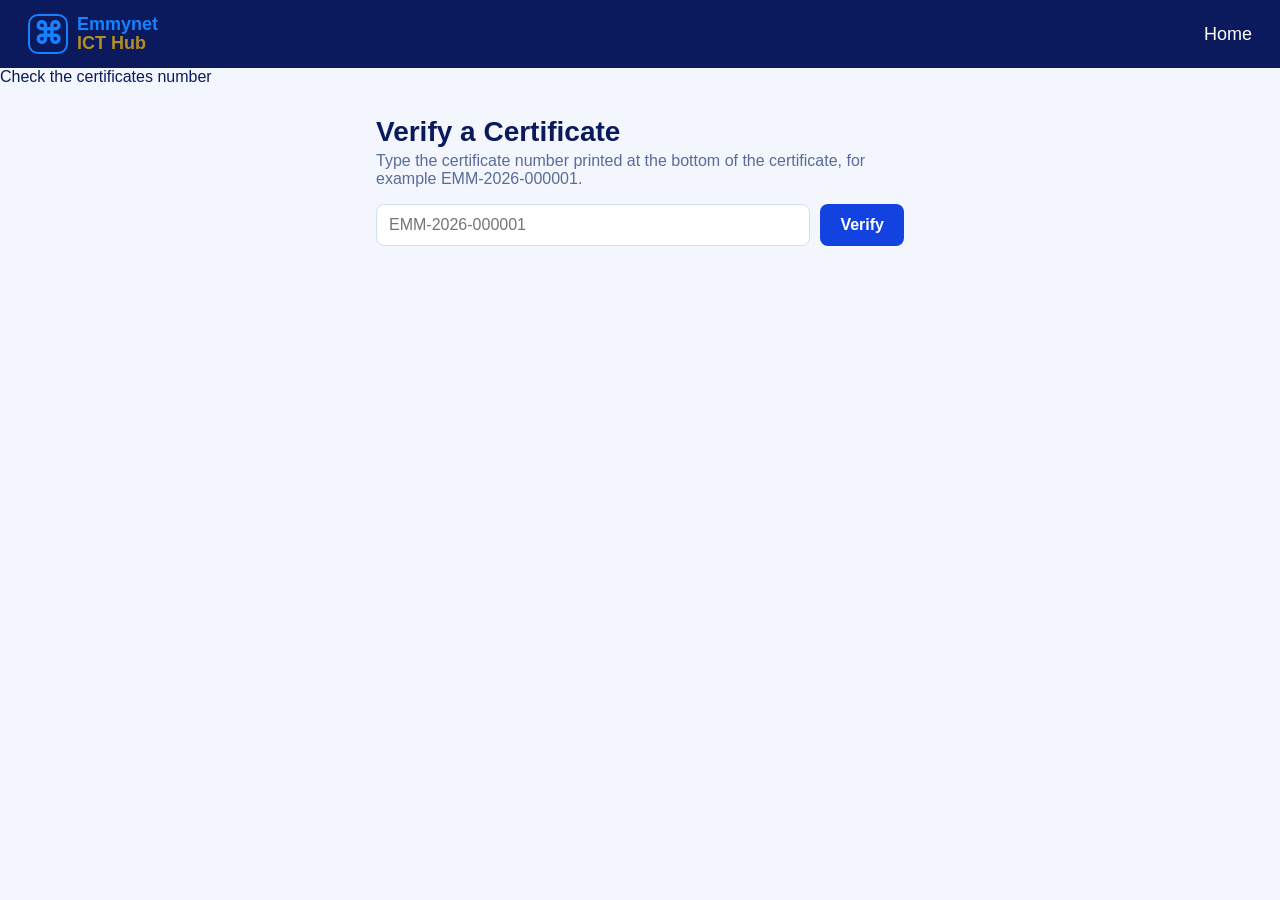
<file: emmynet-payment-file/verify.html>
<!DOCTYPE html>
<html lang="en">
<head>
<meta charset="UTF-8">
<meta name="viewport" content="width=device-width, initial-scale=1">
<title>Verify a Certificate - Emmynet ICT Hub</title>
<link rel="stylesheet" href="school.css">
</head>
<body>
<header class="top">
  <a class="brand" href="#home">
    <span class="logo">⌘</span>
    <span>Emmynet<br><b>ICT Hub</b></span>
  </a>
  <nav><a href="../index.html">Home</a></nav>
</header>
<div class="demo-banner">Check the certificates number</div>

<div class="verify-wrap">
  <h1>Verify a Certificate</h1>
  <p class="muted" style="margin-bottom:16px">Type the certificate number printed at the bottom of the certificate, for example EMM-2026-000001.</p>
  <form id="verifyForm">
    <input type="text" id="certNo" placeholder="EMM-2026-000001" autocomplete="off" aria-label="Certificate number">
    <button class="btn" type="submit">Verify</button>
  </form>
  <div id="result" role="status"></div>
</div>

<script src="school-data.js"></script>
<script src="verify.js"></script>
</body>
</html>
</file>
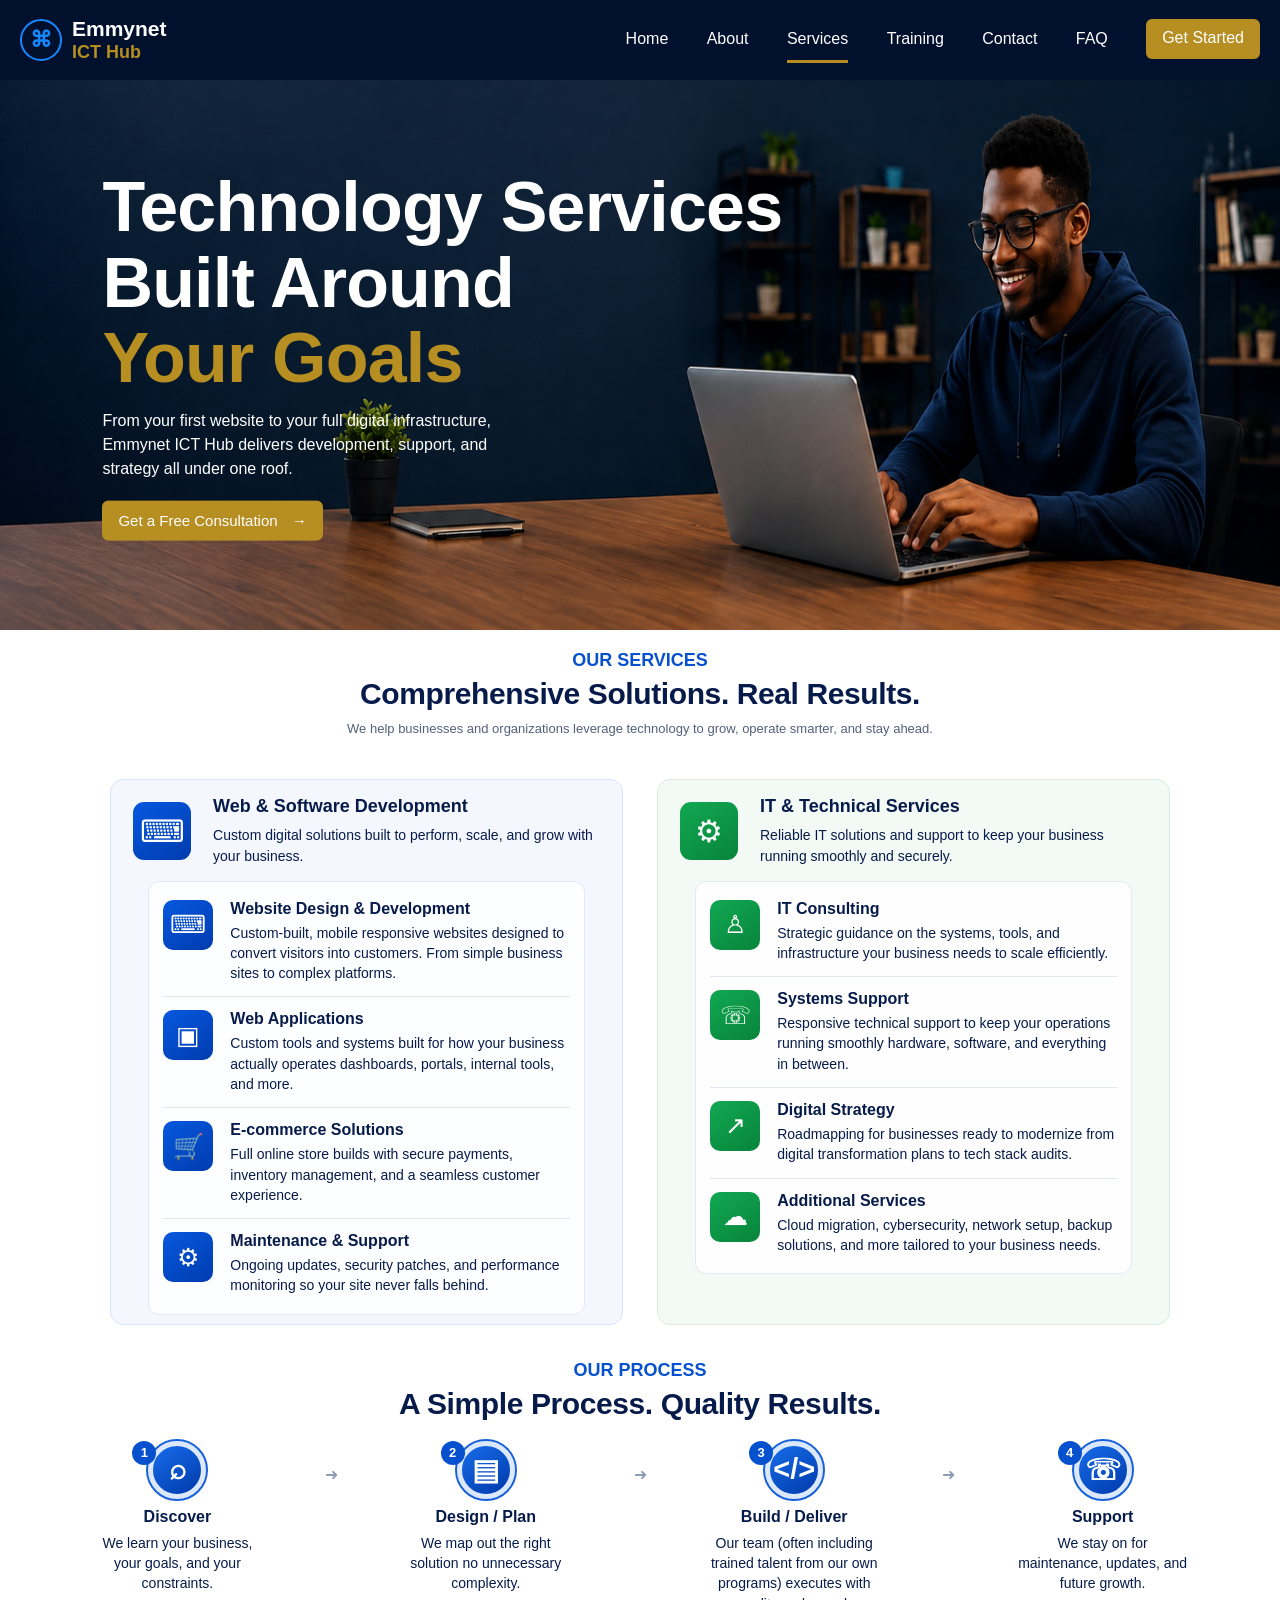
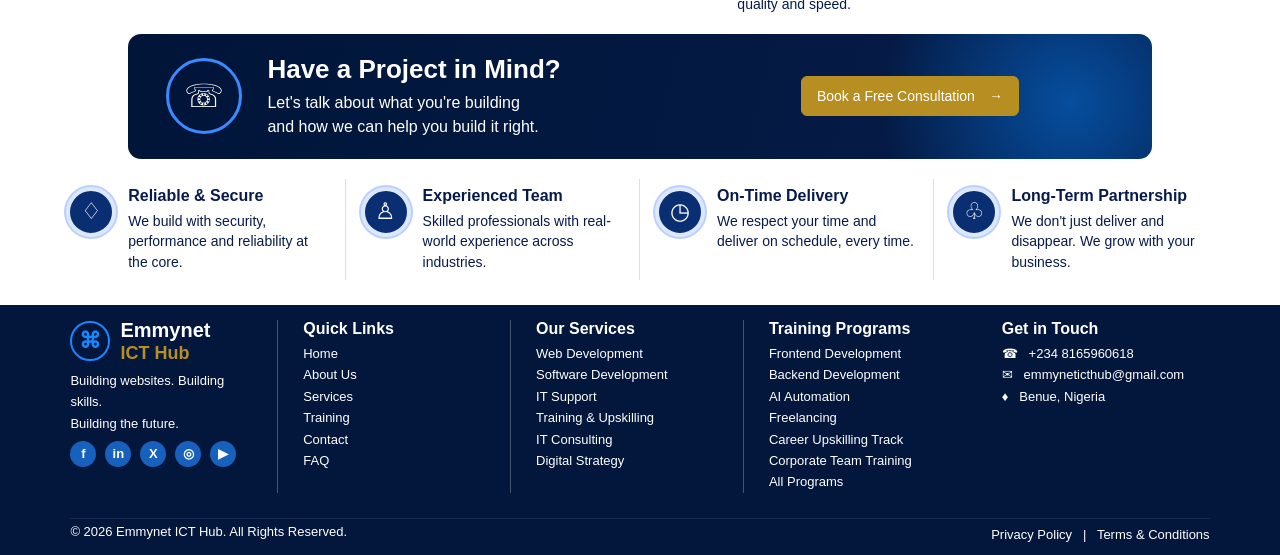
<file: emmynet-service-page/services.html>
<!doctype html>
<html lang="en">
<head>
  <meta charset="UTF-8">
  <meta name="viewport" content="width=device-width, initial-scale=1">
  <title>Services | Emmynet ICT Hub</title>
  <link rel="stylesheet" href="style.css">
  <link rel="stylesheet" href="servicemedia.css">
</head>
<body>
<header class="header">
  <a class="brand" href="../index.html">
    <span class="brand-mark">⌘</span>
    <span class="brand-name">Emmynet<span>ICT Hub</span></span>
  </a>
  <button class="menu-toggle" id="menuToggle" aria-label="Toggle menu" aria-expanded="false">☰</button>
  <nav class="nav" id="mainNav">
    <a href="../index.html">Home</a>
    <a href="../emmynet-about-page/about.html">About</a>
    <a class="active" href="../emmynet-service-page/services.html">Services</a>
    <a href="../emmynet-training-page/training.html">Training</a>
    <a href="../emmynet-contact-page/contact.html">Contact</a>
    <a href="../emmynet-faq-page/FAQ.html">FAQ</a>
    <a class="btn header-btn" href="../login%20files/login.html">Get Started</a>
  </nav>
</header>
<main>
<section class="image-container">
  <div class="image">
    <img src="asset/home%20page.png" alt="">
  </div>
  <div class="image-copy">
    <h1>Technology Services<br>Built Around<br>
      <span>Your Goals</span>
    </h1>
    <p>From your first website to your full digital infrastructure, Emmynet ICT Hub delivers development, support, and strategy all under one roof.</p>
    <a class="btn consult-btn" href="#consultation">
      Get a Free Consultation <b>→</b>
    </a>
  </div>
</section>
 <div class="heading" id="services">
    <p class="eyebrow">OUR SERVICES</p>
    <h2>Comprehensive Solutions. Real Results.</h2>
    <p>We help businesses and organizations leverage technology to grow, operate smarter, and stay ahead.</p>
  </div>
<section class="services wrap">
  <div class="columns">
    <article class="panel blue-panel" id="software">
      <div class="intro">
        <span class="tile">⌨</span>
        <div>
          <h3>Web &amp; Software Development</h3>
          <p>Custom digital solutions built to perform, scale, and grow with your business.</p>
        </div>
      </div>
      <div class="items">
        <article class="item" id="webDesign">
          <span class="tile small">⌨</span>
          <div>
            <h4>Website Design &amp; Development</h4>
            <p>Custom-built, mobile responsive websites designed to convert visitors into customers. From simple business sites to complex platforms.</p>
          </div>
        </article>
        <article class="item" id="webApp">
          <span class="tile small">▣</span>
          <div>
            <h4>Web Applications</h4>
            <p>Custom tools and systems built for how your business actually operates dashboards, portals, internal tools, and more.</p>
          </div>
        </article>
        <article class="item" id="ecommerce">
          <span class="tile small">🛒</span>
          <div>
            <h4>E-commerce Solutions</h4>
            <p>Full online store builds with secure payments, inventory management, and a seamless customer experience.</p>
          </div>
        </article>
        <article class="item" id="maintaince">
          <span class="tile small">⚙</span>
          <div>
            <h4>Maintenance &amp; Support</h4>
            <p>Ongoing updates, security patches, and performance monitoring so your site never falls behind.</p>
          </div>
        </article>
      </div>
    </article>
    <article class="panel green-panel" id="technical">
      <div class="intro">
        <span class="tile green">⚙</span>
        <div>
          <h3>IT &amp; Technical Services</h3>
          <p>Reliable IT solutions and support to keep your business running smoothly and securely.</p>
        </div>
      </div>
      <div class="items">
        <article class="item" id="consulting">
          <span class="tile small green">♙</span>
          <div><h4>IT Consulting</h4>
            <p>Strategic guidance on the systems, tools, and infrastructure your business needs to scale efficiently.</p>
          </div>
        </article>
        <article class="item" id="support" >
          <span class="tile small green">☏</span>
          <div>
            <h4>Systems Support</h4>
            <p>Responsive technical support to keep your operations running smoothly hardware, software, and everything in between.</p>
          </div>
          </article>
        <article class="item" id="strategy">
          <span class="tile small green">↗</span>
          <div>
            <h4>Digital Strategy</h4>
            <p>Roadmapping for businesses ready to modernize from digital transformation plans to tech stack audits.</p>
          </div>
        </article>
        <article class="item" id="additional">
          <span class="tile small green">☁</span>
          <div><h4>Additional Services</h4>
            <p>Cloud migration, cybersecurity, network setup, backup solutions, and more tailored to your business needs.</p>
          </div>
        </article>
      </div>
    </article>
  </div>
</section>
<section class="process wrap">
  <div class="heading">
    <p class="eyebrow">OUR PROCESS</p>
    <h2>A Simple Process. Quality Results.</h2>
  </div>
  <div class="steps">
    <article>
      <span class="number">1</span>
      <div class="round-icon">⌕</div>
      <h3>Discover</h3>
      <p>We learn your business, your goals, and your constraints.</p>
    </article>
    <span class="arrow">➜</span>
    <article>
      <span class="number">2</span>
      <div class="round-icon">▤</div>
      <h3>Design / Plan</h3>
      <p>We map out the right solution no unnecessary complexity.</p>
    </article>
    <span class="arrow">➜</span>
    <article>
      <span class="number">3</span>
      <div class="round-icon">&lt;/&gt;</div>
      <h3>Build / Deliver</h3>
      <p>Our team (often including trained talent from our own programs) executes with quality and speed.</p>
    </article>
    <span class="arrow">➜</span>
    <article>
      <span class="number">4</span>
      <div class="round-icon">☏</div>
      <h3>Support</h3>
      <p>We stay on for maintenance, updates, and future growth.</p>
    </article>
  </div>
</section>
<section class="consult wrap" id="consultation">
  <div class="chat-icon">☏</div>
  <div class="consult-copy">
    <h2>Have a Project in Mind?</h2>
    <p>Let's talk about what you're building <br>and how we can help you build it right.</p>
  </div>
  <a class="btn" href="../emmynet-contact-page/contact.html">Book a Free Consultation <b>→</b></a>
</section>
<section class="benefits wrap">
  <article><span class="benefit-icon">♢</span>
    <div>
      <h3>Reliable &amp; Secure</h3>
      <p>We build with security, performance and reliability at the core.</p>
    </div>
  </article>
  <article>
    <span class="benefit-icon">♙</span>
    <div>
      <h3>Experienced Team</h3>
      <p>Skilled professionals with real-world experience across industries.</p>
    </div>
  </article>
  <article>
    <span class="benefit-icon">◷</span>
    <div>
      <h3>On-Time Delivery</h3>
      <p>We respect your time and deliver on schedule, every time.</p>
    </div>
  </article>
  <article>
    <span class="benefit-icon">♧</span>
    <div>
      <h3>Long-Term Partnership</h3>
      <p>We don't just deliver and disappear. We grow with your business.</p>
    </div>
  </article>
</section>
</main>
<!-- Footer -->
  <footer id="contact">
    <div class="footer-brand">
      <a class="brand" href="../index.html">
        <span class="brand-mark">⌘</span>
        <span class="brand-name">Emmynet
          <span>ICT Hub</span>
        </span>
      </a>
      <p>Building websites. Building skills.<br>Building the future.</p>
      <div class="social-row">
        <a href="https://www.facebook.com/" target="_blank" rel="noopener noreferrer" aria-label="Visit our Facebook page">f</a>
        <a href="https://www.linkedin.com/" target="_blank" rel="noopener noreferrer" aria-label="Visit our LinkedIn page">in</a>
        <a href="https://x.com/" target="_blank" rel="noopener noreferrer" aria-label="Visit our X (Twitter) page">X</a>
        <a href="https://www.instagram.com/" target="_blank" rel="noopener noreferrer" aria-label="Visit our Instagram page">◎</a>
        <a href="https://www.youtube.com/" target="_blank" rel="noopener noreferrer" aria-label="Visit our YouTube channel">▶</a>
      </div>

    </div>
    <div class="footer-links">
      <h3>Quick Links</h3>
      <a href="../index.html">Home</a>
      <a href="../emmynet-about-page/about.html">About Us</a>
      <a href="../emmynet-service-page/services.html">Services</a>
      <a href="../emmynet-training-page/training.html">Training</a>
      <a href="../emmynet-contact-page/contact.html">Contact</a>
      <a href="../emmynet-faq-page/FAQ.html">FAQ</a>
    </div>
    <div class="footer-links">
      <h3>Our Services</h3>
      <a href="#webDesign">Web Development</a>
      <a href="#software">Software Development</a>
      <a href="#support">IT Support</a>
      <a href="../emmynet-training-page/training.html">Training &amp; Upskilling</a>
      <a href="#consulting">IT Consulting</a>
      <a href="#strategy">Digital Strategy</a>
    </div>
    <div class="footer-programs" id="training">
      <h3>Training Programs</h3>
      <a href="../emmynet-training-page/training.html#frontEnd">Frontend Development</a>
      <a href="../emmynet-training-page/training.html#backEnd"> Backend Development</a>
      <a href="../emmynet-training-page/training.html#automation">AI Automation</a>
      <a href="../emmynet-training-page/training.html#freelancing">Freelancing</a>
      <a href="../emmynet-training-page/training.html#career">Career Upskilling Track</a>
      <a href="../emmynet-training-page/training.html#corporate">Corporate Team Training</a>
      <a href="../emmynet-training-page/training.html#programs">All Programs</a>
    </div>
    <div class="footer-contact">
      <h3>Get in Touch</h3>
      <a href="tel:+2348165960618"> ☎ &nbsp; +234 8165960618</a>
      <a href="mailto:emmyneticthub@gmail.com?subject=Website%20Enquiry">
        <i class="fa fa-envelope" aria-hidden="true"></i> ✉ &nbsp; emmyneticthub@gmail.com
      </a>
      <a href="https://www.google.com/maps/search/?api=1&amp;query=Benue+State+University+Makurdi,+Benue,+Nigeria" target="_blank" rel="noopener noreferrer"><i class="fa fa-map-marker" aria-hidden="true"></i> ♦ &nbsp; Benue, Nigeria</a>
    </div>
    <div class="legal">
      <span>© 2026 Emmynet ICT Hub. All Rights Reserved.</span>
      <span class="policy">
        <a href="#consultation">Privacy Policy</a> &nbsp; | &nbsp; 
        <a href="#consultation">Terms &amp; Conditions</a>
      </span>
    </div>
  </footer>

<script src="script.js"></script>
</body>
</html>
</file>
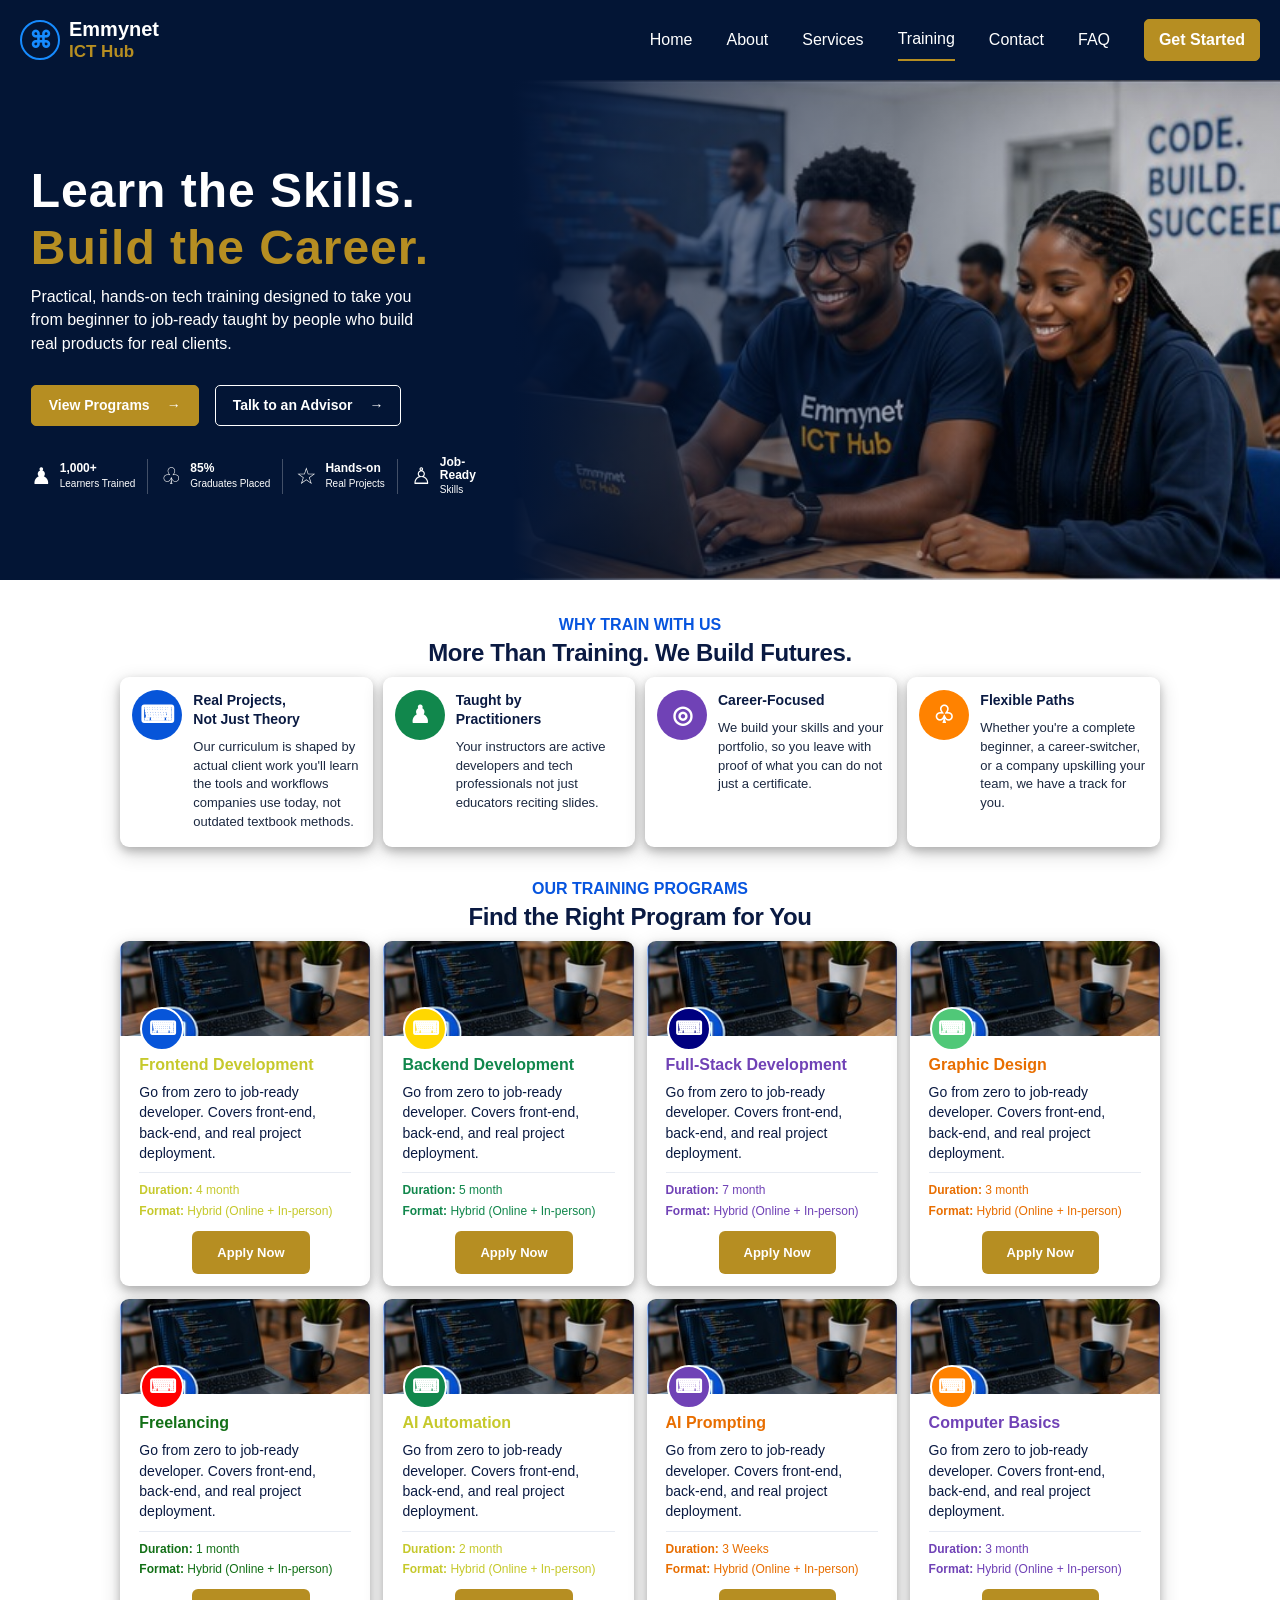
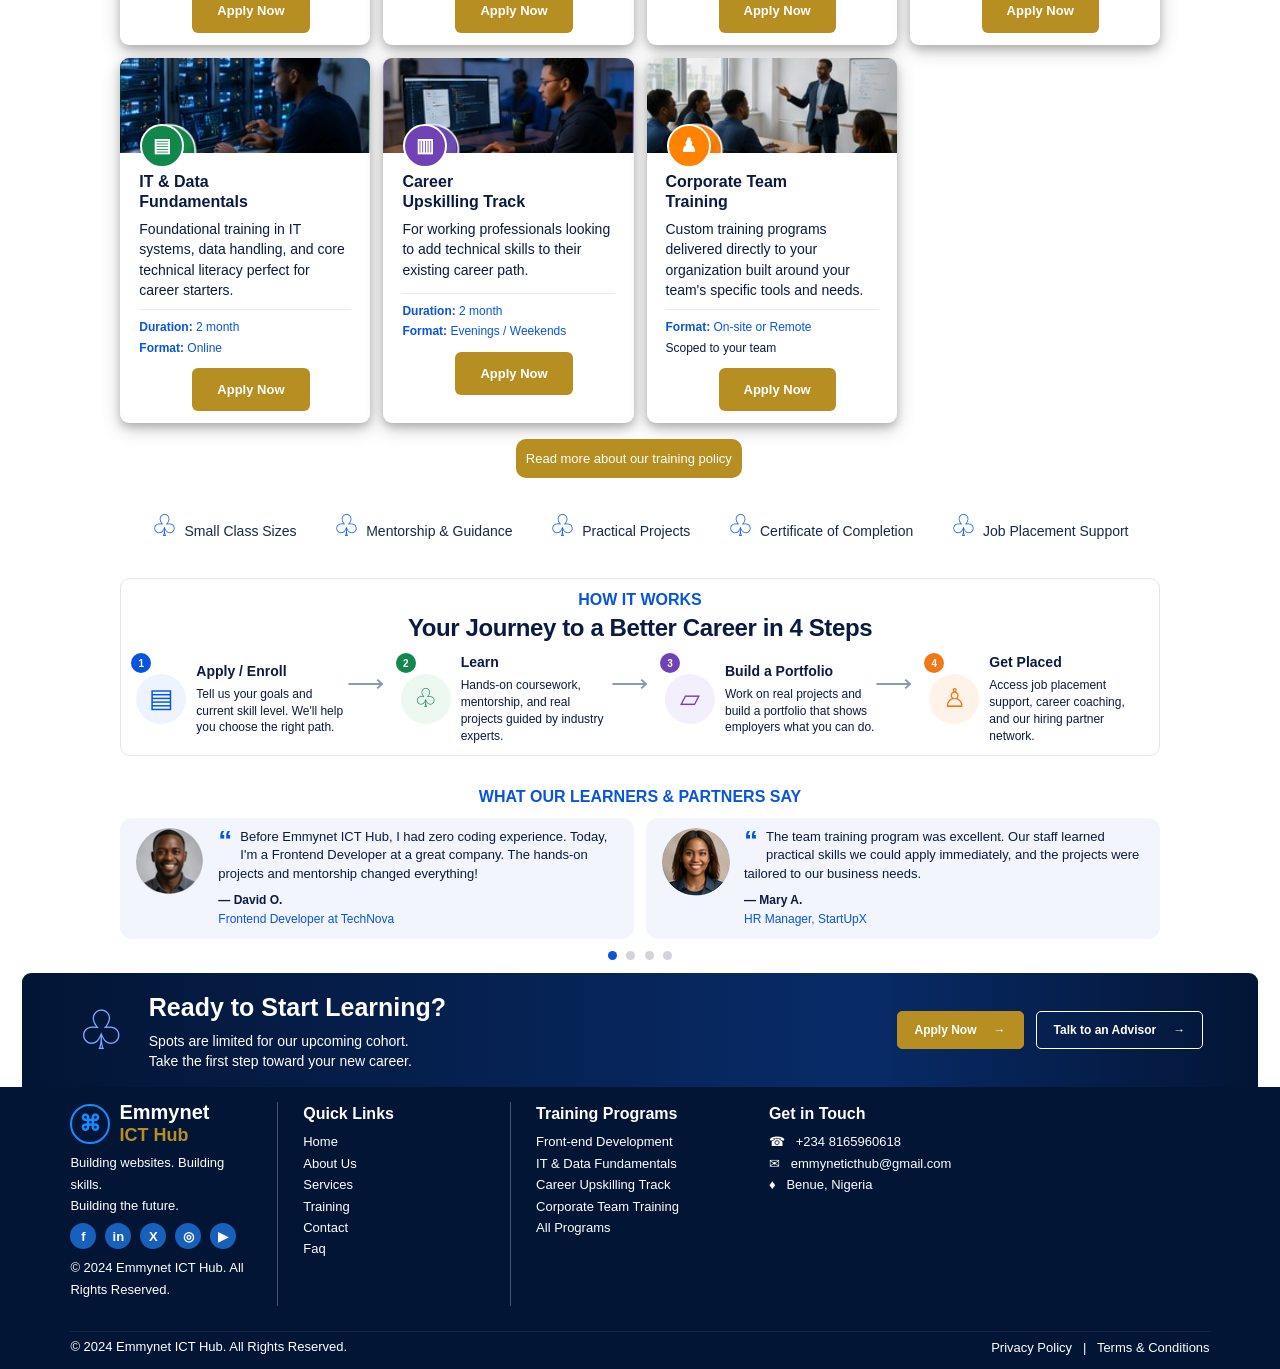
<file: emmynet-training-page/training.html>
<!DOCTYPE html>
<html lang="en">
<head>
  <meta charset="UTF-8">
  <!-- Makes the page scale correctly on phones and tablets -->
  <meta name="viewport" content="width=device-width, initial-scale=1.0">
  <title>Emmynet ICT Hub</title>
  <link rel="stylesheet" href="training.css">
  <link rel="stylesheet" href="trainingmedia.css">
</head>
<body>
  <!-- Main navigation -->
  <header class="navbar">
    <a class="brand" href="../index.html" aria-label="Emmynet ICT Hub home">
      <span class="brand-mark">⌘</span>
      <span class="brand-name">Emmynet<span>ICT Hub</span></span>
    </a>
    <nav class="nav-links" id="navLinks" aria-label="Main navigation">
     <a href="../index.html">Home</a>
      <a href="../emmynet-about-page/about.html">About</a>
      <a href="../emmynet-service-page/services.html">Services</a>
      <a class="active" href="../emmynet-training-page/training.html">Training</a>
      <a  href="../emmynet-contact-page/contact.html">Contact</a>
      <a href="../emmynet-faq-page/FAQ.html">FAQ</a>
      <a class="btn btn-yellow nav-cta" href="../login%20files/login.html">Get Started</a>
    </nav>
    <!-- Mobile hamburger button -->
    <button 
    class="menu-toggle"
    id="menuToggle"
    aria-label="Open navigation menu"
    aria-expanded="false"
    aria-controls="navLinks"
    type="button">
    <span></span>
    <span></span>
    <span></span>
  </button>
  </header>

  <main>
    <!--image container -->
    <section class="header-container" id="home">
      <img class="header-image" src="assets/training.jpg" alt="Learners practicing technology skills in a training room">
      <div class="image-content">
        <h1>Learn the Skills.<br><span>Build the Career.</span></h1>
        <p>Practical, hands-on tech training designed to take you from beginner to job-ready taught by people who build real products for real clients.</p>
        <div class="header-buttons">
          <a class="btn btn-yellow" href="#programs">View Programs <span>→</span></a>
          <a class="btn btn-white-outline" href="#" onclick="openContactPopup(); return false;">Talk to an Advisor <span>→</span></a>
         
          <!-- Contact Pop-up -->
          <div class="contact-popup" id="contactPopup">
          <div class="popup-content">
            <button class="close-btn" onclick="closeContactPopup()">&times;</button>
              <h3>Talk to an Advisor</h3>
              <p>Choose how you would like to contact us.</p>
              <a href="https://wa.me/2348165960618" target="_blank" class="whatsapp-btn">
              WhatsApp Us</a>
              <a href="tel:+2348165960618" class="call-btn">Call Us</a>
          </div>
        </div>
        </div>
        <div class="header-stats">
          <div class="mini-stat">
            <span class="symbol">♟</span>
            <span><strong>1,000+</strong><small>Learners Trained</small></span>
          </div>
          <div class="mini-stat">
            <span class="symbol">♧</span>
            <span><strong>85%</strong><small>Graduates Placed</small></span>
          </div>
          <div class="mini-stat">
            <span class="symbol">☆</span>
            <span><strong>Hands-on</strong><small>Real Projects</small></span>
          </div>
          <div class="mini-stat">
            <span class="symbol">♙</span>
            <span><strong>Job-Ready</strong><small>Skills</small></span>
          </div>
        </div>
      </div>
    </section>

    <!-- Why students choose our training -->
    <section class="section" id="about">
      <div class="section-heading">
        <p>WHY TRAIN WITH US</p>
        <h2>More Than Training. We Build Futures.</h2>
      </div>
      <div class="benefits">
        <article class="benefit-card">
          <div class="round-icon blue">⌨</div>
          <div>
            <h3>Real Projects,<br>Not Just Theory</h3>
            <p>Our curriculum is shaped by actual client work you'll learn the tools and workflows companies use today, not outdated textbook methods.</p>
          </div>
        </article>
        <article class="benefit-card">
          <div class="round-icon green">♟</div>
          <div><h3>Taught by<br>Practitioners</h3>
            <p>Your instructors are active developers and tech professionals not just educators reciting slides.</p>
          </div>
        </article>
        <article class="benefit-card">
          <div class="round-icon purple">◎</div>
          <div>
            <h3>Career-Focused</h3>
            <p>We build your skills and your portfolio, so you leave with proof of what you can do not just a certificate.</p>
          </div>
        </article>
        <article class="benefit-card">
          <div class="round-icon orange">♧</div>
          <div><h3>Flexible Paths</h3>
            <p>Whether you're a complete beginner, a career-switcher, or a company upskilling your team, we have a track for you.</p>
          </div>
        </article>
      </div>
    </section>

    <!-- Course cards -->
    <section class="section programs" id="programs">
      <div class="section-heading">
        <p>OUR TRAINING PROGRAMS</p>
        <h2>Find the Right Program for You</h2>
      </div>

      <div class="program-grid">
        <article class="program-card" id="frontEnd">
          <div class="program-photo">
            <img src="assets/web-development.jpg" alt="Laptop showing website code"><div class="round-icon blue">⌨</div>
        </div>
          <div class="program-body" >
            <h3>Frontend Development</h3>
            <p>Go from zero to job-ready developer. Covers front-end, back-end, and real project deployment.</p>
            <div class="details"><strong>Duration:</strong> 4 month<br>
              <strong>Format:</strong> Hybrid (Online + In-person)
            </div>
            <a href="../login%20files/signup.html?programme=Frontend%20Development" class="apply-btn">Apply Now</a>
          </div>
        </article>

        <article class="program-card" id="backEnd">
          <div class="program-photo">
            <img src="assets/web-development.jpg" alt="Laptop showing website code"><div class="round-icon gold">⌨</div>
        </div>
          <div class="program-body" >
            <h3>Backend Development</h3>
            <p>Go from zero to job-ready developer. Covers front-end, back-end, and real project deployment.</p>
            <div class="details"><strong>Duration:</strong> 5 month<br>
              <strong>Format:</strong> Hybrid (Online + In-person)
            </div>
            <a href="../login%20files/signup.html?programme=Backend%20Development" class="apply-btn">Apply Now</a>
          </div>
        </article>

        <article class="program-card" id="fullStack">
          <div class="program-photo">
            <img src="assets/web-development.jpg" alt="Laptop showing website code"><div class="round-icon navy-blue">⌨</div>
        </div>
          <div class="program-body">
            <h3>Full-Stack Development</h3>
            <p>Go from zero to job-ready developer. Covers front-end, back-end, and real project deployment.</p>
            <div class="details"><strong>Duration:</strong> 7 month<br>
              <strong>Format:</strong> Hybrid (Online + In-person)
            </div>
            <a href="../login%20files/signup.html?programme=Full-Stack%20Development" class="apply-btn">Apply Now</a>
          </div>
        </article>

        <article class="program-card" id="graphic">
          <div class="program-photo">
            <img src="assets/web-development.jpg" alt="Laptop showing website code"><div class="round-icon emerald-green">⌨</div>
        </div>
          <div class="program-body" >
            <h3>Graphic Design</h3>
            <p>Go from zero to job-ready developer. Covers front-end, back-end, and real project deployment.</p>
            <div class="details"><strong>Duration:</strong> 3 month<br>
              <strong>Format:</strong> Hybrid (Online + In-person)
            </div>
            <a href="../login%20files/signup.html?programme=Graphic%20Design" class="apply-btn">Apply Now</a>
          </div>
        </article>

        <article class="program-card" id="freelancing">
          <div class="program-photo">
            <img src="assets/web-development.jpg" alt="Laptop showing website code"><div class="round-icon red">⌨</div>
        </div>
          <div class="program-body">
            <h3>Freelancing</h3>
            <p>Go from zero to job-ready developer. Covers front-end, back-end, and real project deployment.</p>
            <div class="details"><strong>Duration:</strong> 1 month<br>
              <strong>Format:</strong> Hybrid (Online + In-person)
            </div>
            <a href="../login%20files/signup.html?programme=Freelancing" class="apply-btn">Apply Now</a>
          </div>
        </article>

        <article class="program-card" id="automation">
          <div class="program-photo">
            <img src="assets/web-development.jpg" alt="Laptop showing website code"><div class="round-icon green">⌨</div>
        </div>
          <div class="program-body">
            <h3>AI Automation</h3>
            <p>Go from zero to job-ready developer. Covers front-end, back-end, and real project deployment.</p>
            <div class="details"><strong>Duration:</strong> 2 month<br>
              <strong>Format:</strong> Hybrid (Online + In-person)
            </div>
            <a href="../login%20files/signup.html?programme=AI%20Automation" class="apply-btn">Apply Now</a>
          </div>
        </article>

        <article class="program-card" id="prompting">
          <div class="program-photo">
            <img src="assets/web-development.jpg" alt="Laptop showing website code"><div class="round-icon purple">⌨</div>
        </div>
          <div class="program-body">
            <h3>AI Prompting</h3>
            <p>Go from zero to job-ready developer. Covers front-end, back-end, and real project deployment.</p>
            <div class="details"><strong>Duration:</strong> 3 Weeks<br>
              <strong>Format:</strong> Hybrid (Online + In-person)
            </div>
            <a href="../login%20files/signup.html?programme=AI%20Prompting" class="apply-btn">Apply Now</a>
          </div>
        </article>

        <article class="program-card" id="basics">
          <div class="program-photo">
            <img src="assets/web-development.jpg" alt="Laptop showing website code"><div class="round-icon orange">⌨</div>
        </div>
          <div class="program-body">
            <h3> Computer Basics</h3>
            <p>Go from zero to job-ready developer. Covers front-end, back-end, and real project deployment.</p>
            <div class="details"><strong>Duration:</strong> 3 month<br>
              <strong>Format:</strong> Hybrid (Online + In-person)
            </div>
            <a href="../login%20files/signup.html?programme=Computer%20Basics" class="apply-btn">Apply Now</a>
          </div>
        </article>
        
        <article class="program-card" id="itData">
          <div class="program-photo">
            <img src="assets/it-data.jpg" alt="IT professional working with server equipment">
            <div class="round-icon green">▤</div>
        </div>
          <div class="program-body">
            <h3>IT &amp; Data<br>Fundamentals</h3>
            <p>Foundational training in IT systems, data handling, and core technical literacy perfect for career starters.</p>
            <div class="details"><strong>Duration:</strong> 2 month<br>
              <strong>Format:</strong> Online
            </div>
            <a href="../login%20files/signup.html?programme=IT%20%26%20Data%20Fundamentals" class="apply-btn">Apply Now</a>
          </div>
        </article>

        <article class="program-card" id="career">
          <div class="program-photo">
            <img src="assets/career-upskilling.jpg" alt="Developer improving software skills">
            <div class="round-icon purple">▥</div>
          </div>
          <div class="program-body">
            <h3>Career<br>Upskilling Track</h3>
            <p>For working professionals looking to add technical skills to their existing career path.</p>
            <div class="details"><strong>Duration:</strong> 2 month<br>
              <strong>Format:</strong> Evenings / Weekends
            </div>
            <a href="../login%20files/signup.html?programme=Career%20Upskilling%20Track" class="apply-btn">Apply Now</a>
          </div>
        </article>

        <article class="program-card" id="corporate">
          <div class="program-photo"><img src="assets/corporate-training.jpg" alt="Instructor leading a team training session">
            <div class="round-icon orange">♟</div>
          </div>
          <div class="program-body">
            <h3>Corporate Team<br>Training</h3>
            <p>Custom training programs delivered directly to your organization built around your team's specific tools and needs.</p>
            <div class="details"><strong>Format:</strong> On-site or Remote<br>
              <span style="color:var(--text)">Scoped to your team</span>
            </div>
            <a href="../login%20files/signup.html?programme=Corporate%20Team%20Training" class="apply-btn">Apply Now</a>
          </div>
        </article>
      </div>
      <div class="training-policy">
        <a href="../emmynet-faq-page/FAQ.html">Read more about our training policy</a>
      </div>
      <div class="program-footnote">
        <span>Small Class Sizes</span>
        <span>Mentorship &amp; Guidance</span>
        <span>Practical Projects</span>
        <span>Certificate of Completion</span>
        <span>Job Placement Support</span>
      </div>

      <!-- Journey / process panel -->
      <div class="journey" id="services">
        <div class="section-heading">
          <p>HOW IT WORKS</p>
          <h2>Your Journey to a Better Career in 4 Steps</h2>
        </div>
        <div class="journey-grid">
          <article class="step">
            <span class="step-number">1</span>
            <div class="step-icon">▤</div>
            <div>
              <h3>Apply / Enroll</h3>
              <p>Tell us your goals and current skill level. We'll help you choose the right path.</p>
            </div>
            <span class="step-arrow">⟶</span>
          </article>
          <article class="step">
            <span class="step-number">2</span>
            <div class="step-icon">♧</div>
            <div>
              <h3>Learn</h3>
              <p>Hands-on coursework, mentorship, and real projects guided by industry experts.</p>
            </div>
            <span class="step-arrow">⟶</span>
          </article>
          <article class="step">
            <span class="step-number">3</span>
            <div class="step-icon">▱</div>
            <div>
              <h3>Build a Portfolio</h3>
              <p>Work on real projects and build a portfolio that shows employers what you can do.</p>
            </div>
            <span class="step-arrow">⟶</span>
          </article>
          <article class="step">
            <span class="step-number">4</span>
            <div class="step-icon">♙</div>
            <div>
              <h3>Get Placed</h3>
              <p>Access job placement support, career coaching, and our hiring partner network.</p>
            </div>
            </article>
        </div>
      </div>
    </section>

    <!-- Learner feedback -->
    <section class="section testimonials" id="portfolio">
      <div class="section-heading">
        <p>WHAT OUR LEARNERS &amp; PARTNERS SAY</p>
      </div>
      <div class="testimonial-grid" id="testimonialGrid">
        <article class="testimonial">
          <img src="assets/testimonial-david.jpg" alt="David O.">
          <div>
            <p><span class="quote-mark">“</span>Before Emmynet ICT Hub, I had zero coding experience. Today, I'm a Frontend Developer at a great company. The hands-on projects and mentorship changed everything!</p>
            <strong>— David O.</strong>
            <small>Frontend Developer at TechNova</small>
          </div>
        </article>
        <article class="testimonial">
          <img src="assets/testimonial-mary.jpg" alt="Mary A.">
          <div>
            <p><span class="quote-mark">“</span>The team training program was excellent. Our staff learned practical skills we could apply immediately, and the projects were tailored to our business needs.
          </p><strong>— Mary A.</strong>
          <small>HR Manager, StartUpX</small>
        </div>
        </article>
      </div>
      <!-- These dots are interactive and can select testimonial pairs -->
      <div class="dots" aria-label="Testimonial pages">
        <button class="active" aria-label="Show testimonial set 1" data-set="0">
        </button>
        <button aria-label="Show testimonial set 2" data-set="1"></button>
        <button aria-label="Show testimonial set 3" data-set="2"></button>
        <button aria-label="Show testimonial set 4" data-set="3"></button>
      </div>
    </section>

    <!-- Apply call to action -->
    <section class="apply-cta" id="apply">
      <div class="apply-left">
        <div class="cap-icon">♧</div>
        <div>
          <h2>Ready to Start Learning?</h2>
          <p>Spots are limited for our upcoming cohort.<br>Take the first step toward your new career.</p>
        </div>
      </div>
      <div class="apply-buttons">
        <a class="btn btn-yellow" href="../login%20files/signup.html">Apply Now <span>→</span></a>
         <a class="btn btn-white-outline" href="#" onclick="openContactPopup(); return false;">Talk to an Advisor <span>→</span></a>
      </div>
      <img src="assets/cta-student.jpg" alt="" style="display:none">
    </section>
  </main>

  <!-- Footer -->
  <footer id="contact">
    <div class="footer-brand">
      <a class="brand" href="../index.html">
        <span class="brand-mark">⌘</span>
        <span class="brand-name">Emmynet
          <span>ICT Hub</span>
        </span>
      </a>
      <p>Building websites. Building skills.<br>Building the future.</p>
      <div class="social-row">
        <a href="https://www.facebook.com/ORBUNDE%20EMMANUEL%20TERFE" target="_blank" rel="noopener noreferrer" aria-label="Visit our Facebook page">f</a>
        <a href="https://www.LinkedIn.com/ORBUNDE%20EMMANUEL%20TERFE" target="_blank" rel="noopener noreferrer" aria-label="Visit our LinkedIn page">in</a>
        <a href="https://www.Twitter.com/ORBUNDE%20EMMANUEL%20TERFE" target="_blank" rel="noopener noreferrer" aria-label="Visit our X (Twitter) page">X</a>
        <a href="https://www.instagram.com/ORBUNDE%20EMMANUEL%20TERFE" target="_blank" rel="noopener noreferrer" aria-label="Visit our Instagram page">◎</a>
        <a href="https://www.Youtube.com/ORBUNDE%20EMMANUEL%20TERFE" target="_blank" rel="noopener noreferrer" aria-label="Visit our YouTube page">▶</a>
      </div>
      <p>© 2024 Emmynet ICT Hub. All Rights Reserved.</p>
    </div>
    <div class="footer-links">
      <h3>Quick Links</h3>
      <a href="../index.html">Home</a>
      <a href="../emmynet-about-page/about.html">About Us</a>
      <a href="../emmynet-service-page/services.html">Services</a>
      <a href="../emmynet-training-page/training.html">Training</a>
      <a href="../emmynet-contact-page/contact.html">Contact</a>
      <a href="../emmynet-faq-page/FAQ.html">Faq</a>
    </div>
    <div class="footer-programs" id="training">
      <h3>Training Programs</h3>
      <a href="#frontEnd">Front-end Development</a>
      <a href="#itData">IT &amp; Data Fundamentals</a>
      <a href="#career">Career Upskilling Track</a>
      <a href="#corporate">Corporate Team Training</a>
      <a href="#programs">All Programs</a>
    </div>
    <div class="footer-contact">
      <h3>Get in Touch</h3>
      <a href="tel:+2348165960618"> ☎ &nbsp; +234 8165960618</a>
      <a href="mailto:emmyneticthub@gmail.com?subject=Website%20Enquiry" target="_blank">
        <i class="fa fa-envelope" aria-hidden="true"></i> ✉ &nbsp; emmyneticthub@gmail.com
      </a>
      <a href="https://www.google.com/maps/search/?api=1&amp;query=Benue+State+University+Makurdi,+Benue,+Nigeria" target="_blank"><i class="fa fa-map-marker" aria-hidden="true"></i> ♦ &nbsp; Benue, Nigeria</a>
    </div>
    <div class="legal">
      <span>© 2024 Emmynet ICT Hub. All Rights Reserved.</span>
      <span class="policy">
        <a href="#contact">Privacy Policy</a> &nbsp; | &nbsp; 
        <a href="#contact">Terms &amp; Conditions</a>
      </span>
    </div>
  </footer>

  <script src="training.js"></script>
</body>
</html>
</file>
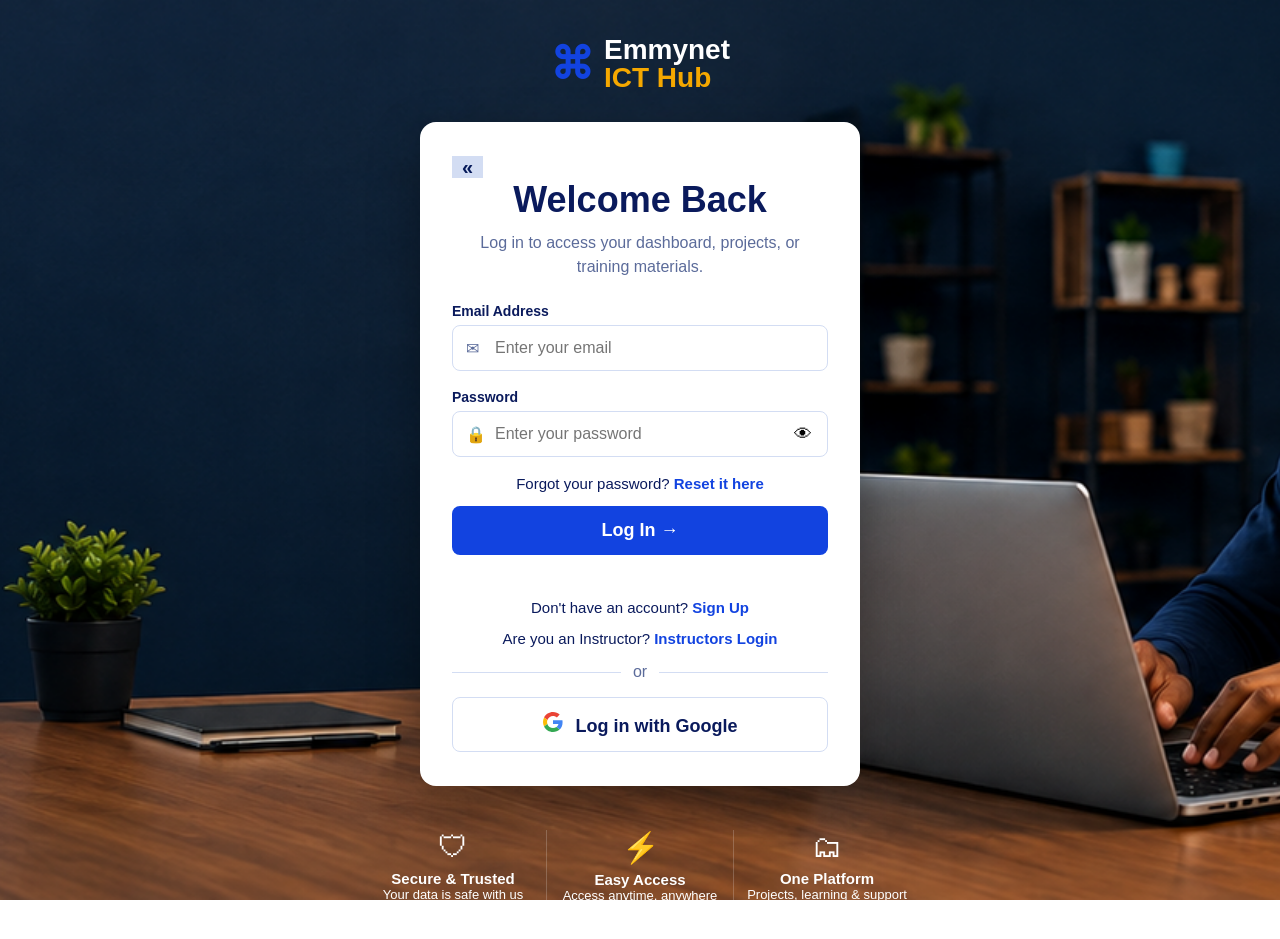
<file: login files/login.html>
<!DOCTYPE html>
<html lang="en">
<head>
<meta charset="UTF-8">
<meta name="viewport" content="width=device-width, initial-scale=1">
<title>Log In - Emmynet ICT Hub</title>
<link rel="stylesheet" href="login.css">
</head>
<body>

  <a class="logo" href="../index.html" aria-label="Emmynet ICT Hub home">
    <span class="mark">⌘</span>
    <span>Emmynet<b>ICT Hub</b></span>
  </a>

  <main class="card">
    <a class="home" href="../index.html" aria-label="Back to homepage">«</a>
    <h1>Welcome Back</h1>
    <p class="sub">
      Log in to access your dashboard, projects, or training materials.
    </p>
    
    <form id="loginForm" novalidate>
      <div class="field">
        <label for="email">Email Address</label>
        <div class="wrap">
          <span class="ico">✉</span>
          <input id="email" type="email" placeholder="Enter your email" autocomplete="email">
        </div>
        <div class="err">Please enter a valid email address.</div>
      </div>

      <div class="field">
        <label for="password">Password</label>
        <div class="wrap">
          <span class="ico">🔒</span>
          <input id="password" type="password" placeholder="Enter your password" autocomplete="current-password">
          <button type="button" class="eye" data-target="password" aria-label="Show password">👁</button>
        </div>
        <div class="err">Please enter your password.</div>
      </div>
      <p class="small">Forgot your password? 
        <a href="reset-password.html">Reset it here</a>
      </p>
      <button class="btn" type="submit">Log In →</button>
    </form>
    <p class="msg" id="msg" role="status"></p>
    <p class="small">Don't have an account? 
      <a href="signup.html" id="toSignup">Sign Up</a>
    </p>
    <p class="small">Are you an Instructor? 
      <a href="../emmynet-payment-file/instructor.html">Instructors Login</a>
    </p>
    <div class="or">or</div>
    <button class="btn btn-google" type="button" id="googleBtn">
      <span class="g">
        <svg xmlns="http://www.w3.org/2000/svg" viewBox="0 0 48 48" width="20" height="20">
        <path fill="#EA4335" d="M24 9.5c3.54 0 6.71 1.22 9.21 3.6l6.85-6.85C35.9 2.38 30.47 0 24 0 14.62 0 6.51 5.38 2.56 13.22l7.98 6.19C12.43 13.72 17.74 9.5 24 9.5z"/>
        <path fill="#4285F4" d="M46.98 24.55c0-1.57-.15-3.09-.38-4.55H24v9.02h12.94c-.58 2.96-2.26 5.48-4.78 7.18l7.73 6c4.51-4.18 7.09-10.36 7.09-17.65z"/>
        <path fill="#FBBC05" d="M10.53 28.59c-.48-1.45-.76-2.99-.76-4.59s.27-3.14.76-4.59l-7.98-6.19C.92 16.46 0 20.12 0 24c0 3.88.92 7.54 2.56 10.78l7.97-6.19z"/>
        <path fill="#34A853" d="M24 48c6.48 0 11.93-2.13 15.89-5.81l-7.73-6c-2.15 1.45-4.92 2.3-8.16 2.3-6.26 0-11.57-4.22-13.47-9.91l-7.98 6.19C6.51 42.62 14.62 48 24 48z"/>
        </svg>
      </span>Log in with Google
    </button>
  </main>
  <div class="features">
    <div>
      <i>🛡</i>
      <strong>Secure &amp; Trusted</strong>Your data is safe with us
    </div>
    <div>
      <i>⚡</i>
      <strong>Easy Access</strong>Access anytime, anywhere
      </div>
      <div>
        <i>🗂</i>
        <strong>One Platform</strong>Projects, learning &amp; support
      </div>
   </div>
<script src="../emmynet-payment-file/account-data.js"></script>
<script>
// the page a student opens after logging in 
// Apply Now on the training page sends the chosen programme here (login.html?programme=Graphic%20Design).
// A student who came to apply goes on to the application form with that programme chosen; everyone else goes to the dashboard.
// true = only people who signed up on this computer can log in (DEMO). false = any valid-looking email and password works (for building the site).
const CHECK_ACCOUNTS = true;
const programme = new URLSearchParams(location.search).get('programme');
const DASHBOARD_URL = programme
  ? '../emmynet-payment-file/payment.html?programme=' + encodeURIComponent(programme)
  : '../emmynet-payment-file/payment.html#dashboard';

const msg = document.getElementById('msg');

// the Sign Up link keeps the chosen programme
document.getElementById('toSignup').href = 'signup.html' + location.search;

// ---------- Show / hide password (the eye button) ----------
document.querySelectorAll('.eye').forEach(btn => {
  btn.addEventListener('click', () => {
    const input = document.getElementById(btn.dataset.target);
    const hidden = input.type === 'password';
    input.type = hidden ? 'text' : 'password';
    btn.setAttribute('aria-label', hidden ? 'Hide password' : 'Show password');
  });
});

// remove the red error as soon as the user types again
document.addEventListener('input', e => e.target.closest('.field')?.classList.remove('invalid'));

// ---------- Log In ----------
document.getElementById('loginForm').addEventListener('submit', e => {
  e.preventDefault();// stop the page from reloading
  const email = document.getElementById('email');
  const pass = document.getElementById('password');
  // check each field and mark the bad ones red
  const emailBad = !email.value.trim() || !email.checkValidity();
  const passBad = !pass.value;
  email.closest('.field').classList.toggle('invalid', emailBad);
  pass.closest('.field').classList.toggle('invalid', passBad);
  if (emailBad || passBad) { msg.textContent = ''; return; }

  // DEMO: the email and password are checked against the sign-ups saved in this browser. EDIT LATER: ask your server instead.
  Accounts.checkLogin(email.value, pass.value).then(result => {
    if (CHECK_ACCOUNTS && result !== 'ok') {
      msg.style.color = '#dc2626';
      msg.textContent = result === 'noaccount' ? 'No account was found for this email. Please sign up first.' : 'Wrong email or password. Please try again.';
      return;
    }
    msg.style.color = '';
    Accounts.signIn(email.value);
    window.location.href = DASHBOARD_URL;
  });
});

// ---------- Google button ----------
document.getElementById('googleBtn').addEventListener('click', () => {
  msg.textContent = 'Demo: Google login needs to be set up with your Google account.';
});
</script>
</body>
</html>
</file>
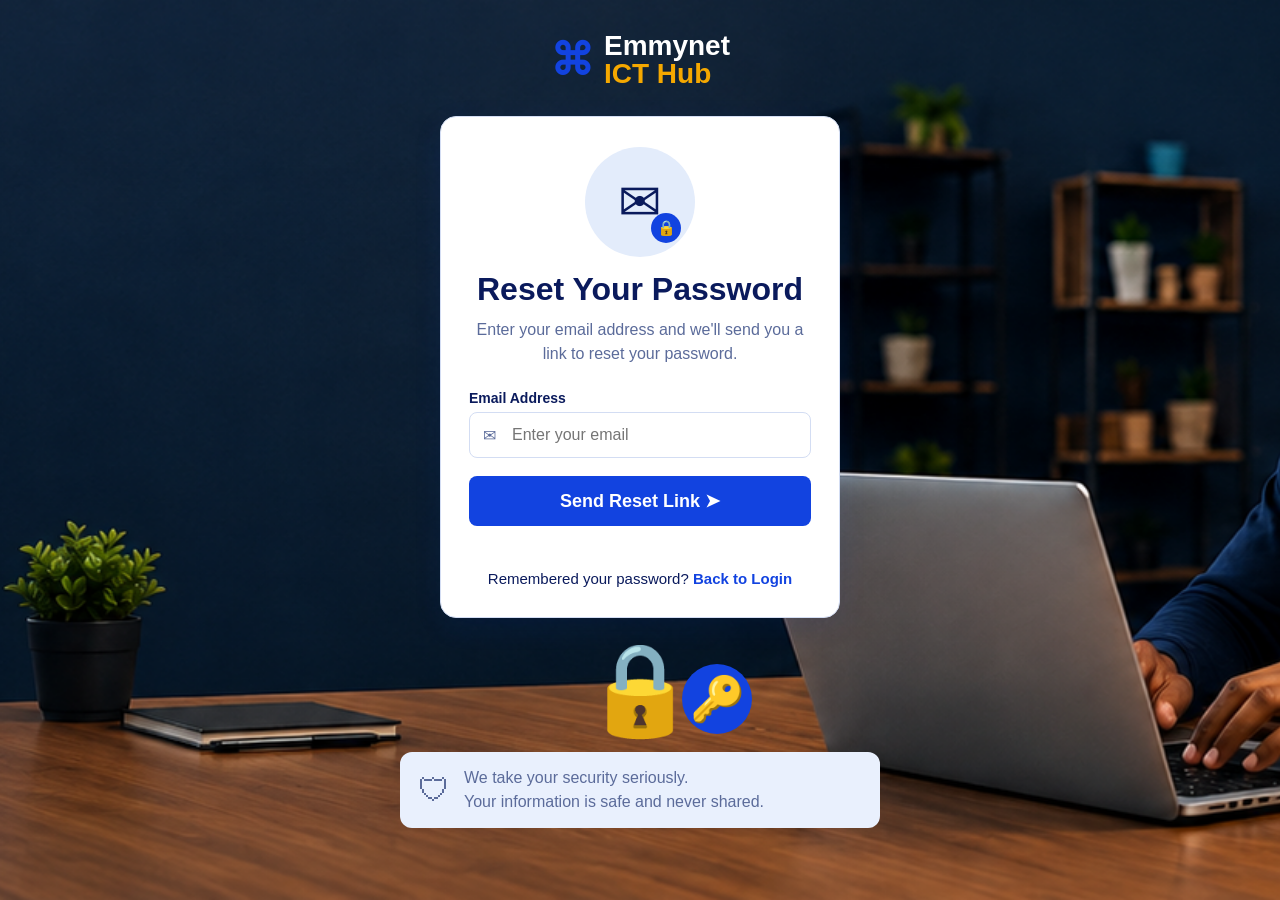
<file: login files/reset-password.html>
<!DOCTYPE html>
<html lang="en">
<head>
<meta charset="UTF-8">
<meta name="viewport" content="width=device-width, initial-scale=1">
<title>Reset Password - Emmynet ICT Hub</title>
<link rel="stylesheet" href="reset.css">

</head>
<body>
<a class="logo" href="../index.html" aria-label="Emmynet ICT Hub home">
  <span class="mark">⌘</span>
  <span>Emmynet<b>ICT Hub</b></span>
</a>

<main class="card">
  <div class="bigicon">✉<span>🔒</span></div>
  <h1>Reset Your Password</h1>
  <p class="sub">Enter your email address and we'll send you a link to reset your password.</p>
  <form id="resetForm" novalidate>
    <div class="field">
      <label for="email">Email Address</label>
      <div class="wrap">
        <span class="ico">✉</span>
        <input id="email" type="email" placeholder="Enter your email" autocomplete="email">
      </div>
      <div class="err">Please enter a valid email address.</div>
    </div>
    <button class="btn" type="submit">Send Reset Link ➤</button>
  </form>
  <p class="msg" id="msg" role="status"></p>
  <p class="small">Remembered your password? 
    <a href="login.html">Back to Login</a></p>
</main>

<div class="illus" aria-hidden="true">🔒<span>🔑</span></div>

<div class="note">
  <i>🛡</i>
  <div>
    We take your security seriously.<br>Your information is safe and never shared.
  </div>
</div>
<div class="popup-overlay" id="popup" role="dialog" aria-modal="true" aria-labelledby="popupTitle">
  <div class="popup-box">
    <div class="popup-icon">✉️</div>
    <h2 id="popupTitle">Check your email</h2>
    <p id="popupText">We've sent a password reset link to your email.</p>
    <button type="button" class="btn" id="popupClose">OK</button>
  </div>
</div>

<script>
const msg = document.getElementById('msg');
const popup = document.getElementById('popup');
const popupText = document.getElementById('popupText');

// remove the red error as soon as the user types again
document.addEventListener('input', e => e.target.closest('.field')?.classList.remove('invalid'));

// ---------- Send Reset Link ----------
document.getElementById('resetForm').addEventListener('submit', e => {
  e.preventDefault();
  const email = document.getElementById('email');
  const bad = !email.value.trim() || !email.checkValidity();
  email.closest('.field').classList.toggle('invalid', bad);
  if (bad) { msg.textContent = ''; return; }

  // EDIT LATER: ask your server / login service to email the reset link to email.value here.
  // For now this is only a demo: no email is sent.
  popupText.textContent = "We've sent a password reset link to " + email.value.trim() + ".";
  popup.classList.add('show');
});

// ---------- Close the popup ----------
document.getElementById('popupClose').addEventListener('click', () => {
  popup.classList.remove('show');
  window.location.href = 'login.html';   // after OK, back to the login page
});

// close when clicking the dark area outside the box
popup.addEventListener('click', e => {
  if (e.target === popup) popup.classList.remove('show');
});
</script>
</body>
</html>
</file>
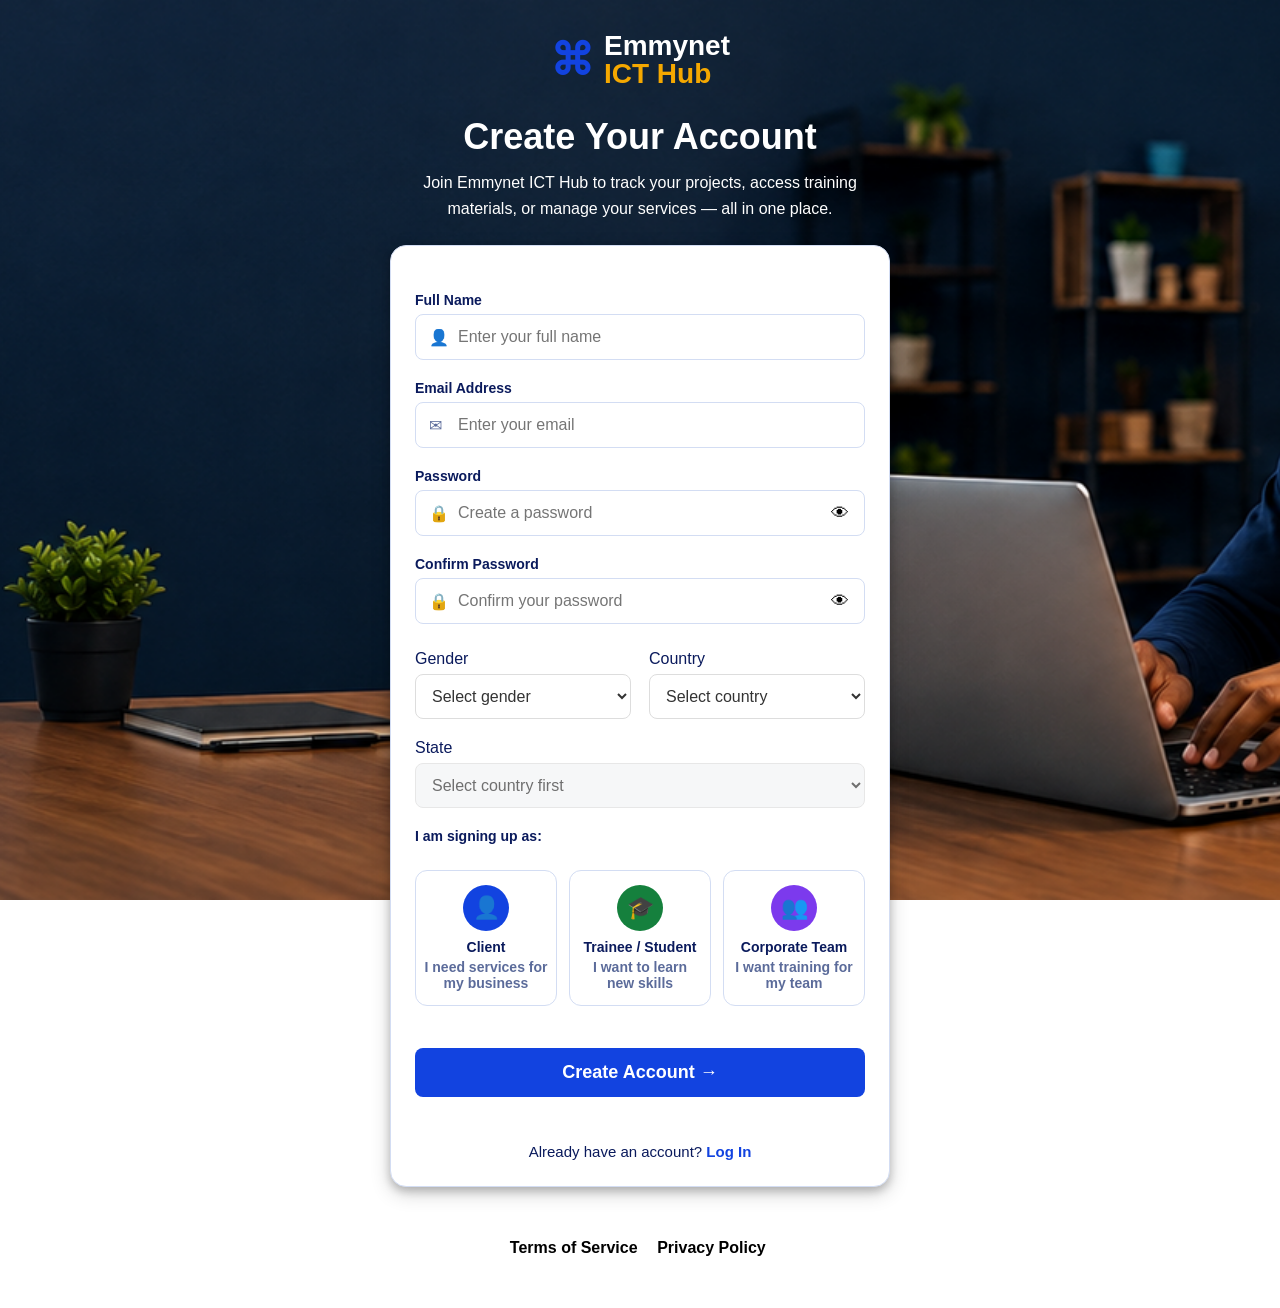
<file: login files/signup.html>
<!DOCTYPE html>
<html lang="en">
<head>
<meta charset="UTF-8">
<meta name="viewport" content="width=device-width, initial-scale=1">
<title>Create Your Account - Emmynet ICT Hub</title>
<link rel="stylesheet" href="signup.css">

</head>
<body>

  <a class="logo" href="../index.html" aria-label="Emmynet ICT Hub home">
    <span class="mark">⌘</span>
    <span>Emmynet<b>ICT Hub</b></span>
  </a>
  <h1>Create Your Account</h1>
  <p class="intro">Join Emmynet ICT Hub to track your projects, access training materials, or manage your services — all in one place.</p>
  <main class="card">
    <form id="signupForm" novalidate>
      <div class="field">
        <label for="fullName">Full Name</label>
        <div class="wrap">
          <span class="ico">👤</span>
          <input id="fullName" type="text" placeholder="Enter your full name" autocomplete="name">
        </div>
        <div class="err">Please enter your full name.</div>
      </div>
      <div class="field">
        <label for="email">Email Address</label>
        <div class="wrap">
          <span class="ico">✉</span>
          <input id="email" type="email" placeholder="Enter your email" autocomplete="email">
        </div>
        <div class="err">Please enter a valid email address.</div>
      </div>
      <div class="field">
        <label for="password">Password</label>
        <div class="wrap">
          <span class="ico">🔒</span>
          <input id="password" type="password" placeholder="Create a password" autocomplete="new-password">
          <button type="button" class="eye" data-target="password" aria-label="Show password">👁</button>
        </div>
        <div class="err">Use at least 8 characters.</div>
      </div>
      <div class="field">
        <label for="confirm">Confirm Password</label>
        <div class="wrap">
          <span class="ico">🔒</span>
          <input id="confirm" type="password" placeholder="Confirm your password" autocomplete="new-password">
          <button type="button" class="eye" data-target="confirm" aria-label="Show password">👁</button>
        </div>
        <div class="err">The two passwords do not match.</div>
      </div>

       <div class="gender-container">
                            <div class="gender-box">
                            <label for="gender">Gender</label>
                            <select id="gender" name="gender" required>
                                <option value="" disabled selected>Select gender</option>
                                <option value="male">Male</option>
                                <option value="female">Female</option>
                                <option value="other">Other</option>
                                <option value="prefer-not">Prefer not to say</option>
                            </select>
                        </div>

                        <div class="country-box">
                            <label for="country">Country</label>
                            <select id="country" name="country" required>
                              <option value="" disabled selected>Select country</option>
                              <option value="Algeria">Algeria</option>
                              <option value="Angola">Angola</option>
                              <option value="Benin">Benin</option>
                              <option value="Botswana">Botswana</option>
                              <option value="Burkina Faso">Burkina Faso</option>
                              <option value="Burundi">Burundi</option>
                              <option value="Cabo Verde">Cabo Verde</option>
                              <option value="Cameroon">Cameroon</option>
                              <option value="Central African Republic">Central African Republic</option>
                              <option value="Chad">Chad</option>
                              <option value="Comoros">Comoros</option>
                              <option value="Congo (DRC)">Congo (Democratic Republic)</option>
                              <option value="Congo (Republic)">Congo (Republic)</option>
                              <option value="Côte d'Ivoire">Côte d'Ivoire</option>
                              <option value="Djibouti">Djibouti</option>
                              <option value="Egypt">Egypt</option>
                              <option value="Equatorial Guinea">Equatorial Guinea</option>
                              <option value="Eritrea">Eritrea</option>
                              <option value="Eswatini">Eswatini</option>
                              <option value="Ethiopia">Ethiopia</option>
                              <option value="Gabon">Gabon</option>
                              <option value="Gambia">Gambia</option>
                              <option value="Ghana">Ghana</option>
                              <option value="Guinea">Guinea</option>
                              <option value="Guinea-Bissau">Guinea-Bissau</option>
                              <option value="Kenya">Kenya</option>
                              <option value="Lesotho">Lesotho</option>
                              <option value="Liberia">Liberia</option>
                              <option value="Libya">Libya</option>
                              <option value="Madagascar">Madagascar</option>
                              <option value="Malawi">Malawi</option>
                              <option value="Mali">Mali</option>
                              <option value="Mauritania">Mauritania</option>
                              <option value="Mauritius">Mauritius</option>
                              <option value="Morocco">Morocco</option>
                              <option value="Mozambique">Mozambique</option>
                              <option value="Namibia">Namibia</option>
                              <option value="Niger">Niger</option>
                              <option value="Nigeria">Nigeria</option>
                              <option value="Rwanda">Rwanda</option>
                              <option value="São Tomé and Príncipe">São Tomé and Príncipe</option>
                              <option value="Senegal">Senegal</option>
                              <option value="Seychelles">Seychelles</option>
                              <option value="Sierra Leone">Sierra Leone</option>
                              <option value="Somalia">Somalia</option>
                              <option value="South Africa">South Africa</option>
                              <option value="South Sudan">South Sudan</option>
                              <option value="Sudan">Sudan</option>
                              <option value="Tanzania">Tanzania</option>
                              <option value="Togo">Togo</option>
                              <option value="Tunisia">Tunisia</option>
                              <option value="Uganda">Uganda</option>
                              <option value="Zambia">Zambia</option>
                              <option value="Zimbabwe">Zimbabwe</option>
                            </select>
                        </div>
                    </div>

              <div class="state-box">
                        <label for="state">State</label>
                            <select id="state" name="state" required disabled>
                                <option value="" disabled selected>Select country first</option>
                            </select>
                    </div>

      <div class="field roles-wrap" id="rolesWrap">
        <span class="roles-title">I am signing up as:</span>
        <div class="roles">
          <label class="role">
            <input type="radio" name="role" value="Client">
            <span class="circle" style="background:#1243e0">👤</span>
            <span><strong>Client</strong>I need services for my business</span>
          </label>
          <label class="role">
            <input type="radio" name="role" value="Trainee / Student">
            <span class="circle" style="background:#15803d">🎓</span>
            <span><strong>Trainee / Student</strong>I want to learn new skills</span>
          </label>
          <label class="role">
            <input type="radio" name="role" value="Corporate Team">
            <span class="circle" style="background:#7c3aed">👥</span>
            <span><strong>Corporate Team</strong>I want training for my team</span>
          </label>
        </div>
        <div class="err roles-err">Please choose how you are signing up.</div>
      </div>
      <button class="btn" type="submit">Create Account →</button>
    </form>
    <p class="msg" id="msg" role="status"></p>
    <p class="small">Already have an account? 
      <a href="login.html" id="toLogin">Log In</a>
    </p>
  </main>
  <p class="terms">By signing up, you agree to our<br>
    <a href="#">Terms of Service</a> &amp; 
    <a href="#">Privacy Policy</a>.</p>

<script src="../emmynet-payment-file/account-data.js"></script>
<script>
const msg = document.getElementById('msg');

// Apply Now on the training page sends the chosen programme here (signup.html?programme=Graphic%20Design).
// After signing up, the student goes straight to the application form with that programme chosen.
const programme = new URLSearchParams(location.search).get('programme');
const APPLY_URL = '../emmynet-payment-file/payment.html' + (programme ? '?programme=' + encodeURIComponent(programme) : '');
// a student who is already signed in does not need to sign up again: straight to the application
if (Accounts.isSignedIn()) location.replace(APPLY_URL);
// the Log In link keeps the chosen programme
document.getElementById('toLogin').href = 'login.html' + location.search;

// ---------- Show / hide password (the eye buttons) ----------
document.querySelectorAll('.eye').forEach(btn => {
  btn.addEventListener('click', () => {
    const input = document.getElementById(btn.dataset.target);
    const hidden = input.type === 'password';
    input.type = hidden ? 'text' : 'password';
    btn.setAttribute('aria-label', hidden ? 'Hide password' : 'Show password');
  });
});

// remove the red error as soon as the user types again
document.addEventListener('input', e => e.target.closest('.field')?.classList.remove('invalid'));

// ---------- Highlight the chosen role card ----------
document.querySelectorAll('input[name="role"]').forEach(radio => {
  radio.addEventListener('change', () => {
    document.querySelectorAll('.role').forEach(r => r.classList.remove('selected'));
    radio.closest('.role').classList.add('selected');
    document.getElementById('rolesWrap').classList.remove('invalid');
  });
});

// ---------- Create Account ----------
document.getElementById('signupForm').addEventListener('submit', e => {
  e.preventDefault();
  const name = document.getElementById('fullName');
  const email = document.getElementById('email');
  const pass = document.getElementById('password');
  const confirm = document.getElementById('confirm');
  const role = document.querySelector('input[name="role"]:checked');

  // each check below is true when something is WRONG
  const bad = [
    [name, !name.value.trim()],
    [email, !email.value.trim() || !email.checkValidity()],
    [pass, pass.value.length < 8],
    [confirm, confirm.value !== pass.value || !confirm.value]
  ];
  bad.forEach(([input, isBad]) => input.closest('.field').classList.toggle('invalid', isBad));
  document.getElementById('rolesWrap').classList.toggle('invalid', !role);
  if (bad.some(b => b[1]) || !role) { msg.textContent = ''; return; }

  // DEMO: the account is saved in this browser. EDIT LATER: send these details to your server instead.
  Accounts.createAccount({
    name: name.value.trim(), email: email.value.trim(), password: pass.value, role: role.value,
    gender: (document.getElementById('gender') || {}).value, country: (document.getElementById('country') || {}).value, state: (document.getElementById('state') || {}).value
  }).then(result => {
    if (!result.ok) {
      email.closest('.field').classList.add('invalid');
      msg.style.color = '#dc2626';
      msg.textContent = 'An account with this email already exists. Please log in instead.';
      return;
    }
    // new account: straight to the application page (the student signs in later, to open the dashboard)
    msg.style.color = '';
    msg.textContent = 'Account created. Taking you to your application…';
    setTimeout(() => window.location.href = APPLY_URL, 1500);
  });
});

const statesByCountry = {
  Nigeria: [
  "Abia", "Adamawa", "Akwa Ibom", "Anambra", "Bauchi", "Bayelsa",
  "Benue", "Borno", "Cross River", "Delta", "Ebonyi", "Edo",
  "Ekiti", "Enugu", "FCT (Abuja)", "Gombe", "Imo", "Jigawa",
  "Kaduna", "Kano", "Katsina", "Kebbi", "Kogi", "Kwara",
  "Lagos", "Nasarawa", "Niger", "Ogun", "Ondo", "Osun",
  "Oyo", "Plateau", "Rivers", "Sokoto", "Taraba", "Yobe",
  "Zamfara"
],
  Ghana: ["Greater Accra", "Ashanti", "Western", "Volta"],
  USA: ["California", "Texas", "New York", "Florida"],
};

const countrySelect = document.getElementById("country");
const stateSelect = document.getElementById("state");

countrySelect.addEventListener("change", function () {
  stateSelect.innerHTML = '<option value="" disabled selected>Select state</option>';

  const states = statesByCountry[this.value] || [];
  states.forEach(function (state) {
    const option = document.createElement("option");
    option.value = state;
    option.textContent = state;
    stateSelect.appendChild(option);
  });

  stateSelect.disabled = false;
});
</script>
</body>
</html>
</file>
<file: emmynet-about-page/about.css>
/* Main colors */
    :root {
      --navy: #061638;
      --navy-light: #0b2b73;
      --blue: #0750d8;
      --yellow: #b68e22;
      --text: #101d3d;
      --muted: #4d566b;
      --border: #e1e7f0;
      --white: #ffffff;
    }

    * { 
        box-sizing: 
        border-box; 
    }
    html { 
        scroll-behavior: smooth; 
    }
    body {
      margin: 0;
      font-family: Arial, Helvetica, sans-serif;
      color: var(--text);
      background: #f5f4f4;
      font-size: 14px;
      line-height: 1.55;
    }
    a { 
        color: inherit; 
        text-decoration: none; 
    }
    button { 
        font: inherit; 
        cursor: pointer; 
    }

    /* =====================================
   MOBILE DROPDOWN NAVIGATION
   ===================================== */

/* Hide hamburger on desktop */
.menu-toggle {
  display: none;
  border: 1px solid rgba(255, 255, 255, 0.35);
  background: transparent;
  border-radius: 5px;
  padding: 8px;
  width: 42px;
  height: 40px;
  cursor: pointer;
}
.menu-toggle span {
  display: block;
  width: 23px;
  height: 2px;
  margin: 5px auto;
  background: #ffffff;
  border-radius: 2px;
  transition: transform 0.25s ease, opacity 0.25s ease;
}

/* Turn hamburger into an X when open */
.navbar.menu-open .menu-toggle span:nth-child(1) {
  transform: translateY(7px) rotate(45deg);
}

.navbar.menu-open .menu-toggle span:nth-child(2) {
  opacity: 0;
}

.navbar.menu-open .menu-toggle span:nth-child(3) {
  transform: translateY(-7px) rotate(-45deg);
}

    /* Top navigation */
    .navbar {
      height: 80px;
      padding: 20px ;
      display: flex;
      align-items: center;
      justify-content: space-between;
      gap: 24px;
      color: white;
      background: var(--navy);
    }
    .brand { 
        display: flex; 
        align-items: center; 
        gap: 10px; 
        min-width: 190px;
    }
    .brand-mark {
      width: 42px; 
      height: 42px; 
      border: 2px solid #1688ff;
      border-radius: 50%; 
      color: #1688ff; 
      display: grid; 
      place-items: center;
      font-size: 22px; 
      font-weight: bold;
    }
    .brand-name { 
        font-size: 21px; 
        font-weight: 800; 
        line-height: 1.05; 
    }
    .brand-name span { 
        display: block; 
        color: var(--yellow); 
        font-size: 18px; 
        margin-top: 3px; 
    }
    .nav-links { 
        display: flex; 
        align-items: center; 
        gap: clamp(14px, 2.6vw, 34px); 
    }
    .nav-links a {  
        font-size: 16px; 
        padding: 8px 0;
        color: var(--white);
    }
    .nav-links a.active { 
        border-bottom: 2px solid var(--yellow); 
    }
    .nav-links a:hover { 
        color: var(--yellow); 
    }
  .btn {
    display: inline-flex; 
    align-items: center; 
    justify-content: center; 
    gap: 20px;
    border: 1px solid var(--yellow); 
    border-radius: 5px; 
    padding: 8px 15px; 
    font-size: 16px;
    min-height: 40px; 
    transition: .2s ease;
}
.btn:hover { 
    background-color: var(--blue);
    transform: translateY(-1px); 
    border-color: var(--blue);
    border: 1px solid var(--blue);
    color: var(--white);
}
    .btn-primary { 
        min-width: 118px;
        color: var(--white); 
        background: var(--yellow);
 
    }
    .btn-primary:hover{
        color: var(--white) !important;
    }
    .start-btn { 
        color: var(--white); 
        background: var(--yellow); 
    }
    .start-btn:hover{
        background-color: var(--blue);
        border-color: var(--blue);
    }
    .explore-btn{
        font-size: 15px;
        padding: 10px;
        border-color: var(--blue);
        
    }
    .explore-btn:hover{
        background-color: var(--blue);
        border-color: var(--blue);
        color: var(--white);
        transform: translateY(-1px) !important; 
    }
    .header-buttons span{
        font-size: 18px;
        font-weight: 700;
    }

    /* copy on the left and two photo panels on the right */
    .header-container { 
        display: grid; 
        grid-template-columns: 41% 59%; 
        min-height: 397px; 
        background: #f8f9fb; 
    }
    .header-text { 
        padding: 32px 28px 24px 4.9vw; 
        align-self: center; 
    }
    .eyebrow { 
        color: var(--yellow) !important; 
        font-weight: 800; 
        letter-spacing: .4px; 
        font-size: 20px !important; 
        margin: 0 0 10px; 
    }
    h1 { 
        font-size: clamp(32px, 3.7vw, 40px); 
        line-height: 1.12; 
        letter-spacing: -1px; 
        margin: 0 0 16px; 
        color: var(--navy); 
    }
    h1 span { 
        color: var(--yellow); 
    }
    .header-paragraph { 
        max-width: 390px; 
        color: #30394f; 
        font-size: 16px !important; 
        margin: 0 0 8px; 
        font-weight: 400 ;
    }
    .header-buttons { 
        display: flex; 
        flex-wrap: wrap; 
        gap: 12px; 
        margin-top: 18px; 
    }
    .header-photos { 
        display: grid; 
        grid-template-columns: 1fr 1fr; 
        overflow: hidden; 
        gap: 5px; 
    }
    .photo-panel { 
        min-width: 0; 
        overflow: hidden; 
        clip-path: polygon(17% 0,100% 0,100% 100%,0 100%); 
        margin-left: -12%; 
    }
    .photo-panel:first-child { 
        margin-left: -5%; 
    }
    .photo-panel img { 
        width: 100%; 
        height: 100%; 
        min-height: 397px; 
        object-fit: cover; 
        display: block; 
    }
    .photo-panel:first-child img { 
        object-position: center; 
    }

    /* Story section */
    .story { 
        width: 90%; 
        margin: 28px auto 0; 
        padding: 0 4.2%; 
        display: grid; 
        grid-template-columns: 38% 1fr; 
        gap: 34px; 
        align-items: center; 
    }
    .building { 
        width: 100%; 
        height: 265px; 
        object-fit: cover; 
        border-radius: 11px; 
        display: block; 
    }
    .section-label { 
        color: var(--blue) !important; 
        font-weight: 800; 
        font-size: 16px !important; 
        margin: 0 0 2px; 
    }
    .story-copy h2 { 
        color: var(--blue) !important; 
        font-size: 25px; 
        line-height: 1.2; 
        margin: 0 0 10px; 
        letter-spacing: -.6px; 
    }
    .section-label-paragraph { 
        font-size: 16px; 
        line-height: 1.55; 
        margin: 0 0 12px; 
        color: #222d45; 
    }
    .founded { 
        display: flex; 
        align-items: center; 
        gap: 10px; 
        color: var(--navy); 
        font-weight: 700; 
    }
    .founded .calendar { 
        color: var(--yellow); 
        font-size: 40px; 
    }
    .founded strong { 
        color: var(--blue); 
    }

    /* Belief cards */
    .beliefs { 
        width: 90%; 
        margin: 28px auto 0; 
        padding: 0 4.2%; 
    }
    .center-label { 
        text-align: center; 
        color: var(--blue); 
        font-weight: 800; 
        font-size: 13px; 
        margin: 0 0 10px; 
    }
    .belief-grid { 
        display: grid; 
        grid-template-columns: repeat(3, 1fr); 
        gap: 17px; 
    }
    .belief-card { 
        display: flex; 
        align-items: flex-start; 
        gap: 14px; 
        box-shadow: 0 4px 8px 0 rgba(0, 0, 0, 0.2), 0 6px 20px 0
         rgba(0, 0, 0, 0.19); 
        border-radius: 10px; 
        padding: 17px 16px; 
        min-height: 137px; 
        background: #f5f4f4; 
    }
    .belief-icon { 
        flex: 0 0 57px; 
        height: 57px; 
        border-radius: 50%; 
        display: grid; 
        place-items: center; 
        color: white; 
        font-size: 26px; 
        font-weight: bold; 
    }
    .belief-icon.blue { 
        background: #1254d8; 
    }
    .belief-icon.green { 
        background: #07964d; 
    }
    .belief-icon.gold { 
        background: #ffb400; 
    }
    .belief-card h3 { 
        font-size: 16px; 
        margin: 0 0 5px; 
        color: var(--navy); 
    }
    .belief-card p { 
        font-size: 14px; 
        line-height: 1.5; 
        margin: 0; 
        color: #202b42;
        font-weight: 400; 
    }

    /* Team member cards */
    .team { 
        width: 90%; 
        margin: 20px auto 0; 
        padding: 0 4.2%; 
    }
    .team-grid { 
        display: grid; 
        grid-template-columns: repeat(4, 1fr); 
        gap: 17px; 
    }
    .team-card { 
        box-shadow: 0 4px 8px 0 rgba(0, 0, 0, 0.2), 0 6px 20px 0 rgba(0, 0, 0, 0.19); 
        border-radius: 10px; 
        padding: 8px 12px 10px; 
        text-align: center; 
        min-width: 0; 
    }
    .team-card img { 
        width: 100%; 
        height: 96px; 
        object-fit: contain; 
        display: block; 
        margin: 0 auto 5px; 
    }
    .team-card h3 { 
        margin: 0; 
        color: var(--blue); 
        font-size: 13px; 
    }
    .role { 
        color: var(--yellow); 
        font-weight: 700; 
        font-size: 11.5px; 
        margin: 0 0 5px; 
    }
    .team-card p { 
        font-size: 14px; 
        line-height: 1.45; 
        margin: 0 auto 8px; 
        max-width: 190px; 
    }
    .socials { 
        display: flex; 
        justify-content: center; 
        gap: 12px; 
    }
    .socials a { 
        border: 1.5px solid var(--blue); 
        color: var(--blue); 
        border-radius: 50%; 
        width: 30px; 
        height: 30px; 
        font-size: 16px; 
        display: grid; 
        place-items: center; 
        font-weight: 700; 
    }
    .socials a:hover{
        transform: translateY(-2px);
        background-color: var(--blue);
        color: var(--white);
    }

    /* Statistics strip */
    .stats { 
        width: 90%; 
        margin: 20px auto 0; 
        padding: 13px 4.2% 15px; 
        color: white; 
        background: var(--navy); 
        border-radius: 14px; 
    }
    .stats h2 { 
        text-align: center; 
        color: white; 
        font-size: 16px; 
        margin: 0 0 8px; 
        letter-spacing: .2px; 
    }
    .stats-grid { 
        display: grid; 
        grid-template-columns: repeat(4, 1fr); 
    }
    .stat { 
        text-align: center; 
        padding: 4px 12px 0; 
        border-right: 1px solid #8290ad; 
    }
    .stat:last-child { 
        border-right: 0; 
    }
    .stat-icon { 
        display: block; 
        font-size: 30px; 
        line-height: 1.2; 
        margin-bottom: 2px; 
    
    }
    .stat:nth-child(1) .stat-icon { 
        color: #0798ff; 
    }
    .stat:nth-child(2) .stat-icon { 
        color: #14c35a; 
    }
    .stat:nth-child(3) .stat-icon { 
        color: var(--yellow); 
    }
    .stat:nth-child(4) .stat-icon { 
        color: #ad5bff; 
    }
    .stat strong { 
        display: block; 
        font-size: 25px; 
        line-height: 1.2; 
    }
    .stat p { 
        margin: 4px 0 0; 
        font-size: 16px; 
        line-height: 1.4; 
    }

    /* Bottom call-to-action */
    .bottom-cta { 
        margin: 16px 1.8% 0; 
        padding: 20px 4.2%; 
        background: linear-gradient(110deg, #0b2e82, #123d9b); 
        border-radius: 12px 12px 0 0; 
        color: white; 
        display: flex; 
        justify-content: space-between; 
        align-items: center; 
        gap: 24px; 
    }
    .bottom-cta h2 { 
        color: white; 
        font-size: 21px; 
        margin: 0 0 5px; 
        font-weight: 700 !important;
    }
    .bottom-cta p { 
        margin: 0; 
        max-width: 470px; 
        font-size: 15px; 
        line-height: 1.5; 
    }
    .cta-buttons { 
        display: flex; 
        flex-wrap: wrap; 
        gap: 12px; 
    }
    .footer-btn{
        background-color: var(--blue);
        color: var(--white);
    }
    .footer-btn:hover{
        box-shadow: 0 4px 8px 0 rgba(0, 0, 0, 0.2), 0 6px 20px 0 rgba(0, 0, 0, 0.19);
        background-color: var(--yellow);
        border-color: var(--yellow);
    }
    .btn-explore { 
        color: white; 
        background: transparent; 
        border-color: white; 
    }
    .btn-explore:hover{
        box-shadow: 0 4px 8px 0 rgba(0, 0, 0, 0.2), 0 6px 20px 0 rgba(0, 0, 0, 0.19);
        border-color: var(--blue);
    }
    /* Footer */
    footer { 
        background: var(--navy); 
        color: var(--white); 
        padding: 15px 5.5% 10px; 
        display: grid; 
        grid-template-columns: repeat(5, 1fr);
        gap: 25px; 
    }
    .footer-brand { 
        border-right: 1px solid #445371; 
        padding-right: 20px; 
    }
    .footer-brand .brand { 
        min-width: auto; 
        margin-bottom: 7px; 
    }
    .footer-brand .brand-mark { 
        width: 40px; 
        height: 40px; 
        font-size: 22px; 
    }
    .footer-brand .brand-name { 
        font-size: 20px; 
    }
    .footer-brand .brand-name span { 
        font-size: 18px; 
    }
    footer h3 { 
        margin: 0 0 5px; 
        font-size: 16px; 
    }
    footer p, footer a { 
        font-size: 13px; 
        line-height: 1.65; 
    }
    footer p { 
        margin: 0 0 6px; 
    }
    .footer-links { 
        border-right: 1px solid #445371; 
    }
    .footer-links a, .footer-programs a { 
        display: block; 
        color: var(--white);
    }
    .footer-links a:hover, .footer-programs a:hover { 
        color: var(--yellow); 
        transform: translateX(-2px);
    }
    .footer-contact a { 
        font-size: 13px; 
        display: block;
        color: var(--white);
    }
    .footer-contact a:hover{
        color: var(--yellow);
    }
    .social-row { 
        display: flex; 
        gap: 9px; 
        margin: 7px 0 8px; 
    }
    .social-row a { 
        display: grid; 
        place-items: center; 
        width: 26px; 
        height: 26px; 
        border-radius: 50%; 
        background: #1761bc; 
        font-weight: bold;
    }
    .social-row a:hover{
        transform: translateY(-1px);
    }
    .legal { 
        grid-column: 1 / -1; 
        border-top: 1px solid rgba(255,255,255,.08); 
        padding-top: 5px; 
        display: flex; 
        justify-content: space-between; 
        font-size: 13px; 
    }
    .policy a{
        color: var(--white);
    }
    .policy a:hover{
        color: var(--yellow);
    }
</file>
<file: emmynet-about-page/aboutmedia.css>
/* =========================================
   RESPONSIVE STYLES FOR EMMYNET ICT HUB
   Add this file after about.css
   ========================================= */


/* =========================================
   1. SMALL MOBILE PHONES: 0–499px
   ========================================= */
@media screen and (max-width: 499px) {
    .navbar {
    position: relative;
    z-index: 1000;
  }
    /* position: relative;
    display: flex;
    flex-wrap: wrap;
    justify-content: space-between;
    align-items: center;
    gap: 12px;
    z-index: 10; */
  .brand {
    width: aut;
    min-width: 0;
    justify-content:start !important;
    flex: 1;
  }

  .menu-toggle {
    display: block;
    flex-shrink: 0;
  }

  /* Hide menu until hamburger is clicked */
.nav-links {
    display: none;
    position: absolute;
    top: 100%;
    left: 0;
    right: 0;
    width: 100%;
    flex-direction: column;
    align-items: stretch;
    gap: 0;

    background: var(--navy);
    padding: 10px 4%;
    box-shadow: 0 8px 18px rgba(0, 0, 0, 0.25);

    z-index: 9999;
  }


  /* Show dropdown when open */
  .navbar.menu-open .nav-links {
    display: flex;
  }

  .nav-links a {
    display: block;
    width: 100%;
    padding: 18px 18px !important;
    font-size: 20px !important;
    border-bottom: 1px solid rgba(255, 255, 255, 0.12);
  }

  .nav-links a.active {
    border-bottom: 2px solid var(--yellow);
  }

  /* Hide CTA until the dropdown opens */
  .nav-cta {
    display: none;
    order: 4;
    flex: 0 0 100%;
    width: 100%;
    text-align: center;
  }

  .navbar.menu-open .nav-cta {
    display: flex;
  }
  /* Navigation */
  .navbar {
    padding: 12px 4%;
    gap: 12px;
    flex-wrap: wrap;
    justify-content: center;
  }

  .brand {
    min-width: 0;
    width: 100%;
    justify-content: center;
  }

  .brand-mark {
    width: 36px;
    height: 36px;
    font-size: 19px;
  }

  .brand-name {
    font-size: 18px;
  }

  .brand-name span {
    font-size: 15px;
  }

  .nav-links {
    width: 100%;
    justify-content: center;
    flex-wrap: wrap;
    gap: 6px 16px;
  }

  .nav-links a {
    font-size: 14px;
    padding: 5px 0;
  }

  .nav-cta {
    width: 100%;
  }
  
  /* Hero section */
  .header-container {
    grid-template-columns: minmax(0, 1fr);
    min-height: 0;
  }

  .header-text {
    padding: 28px 5%;
  }

  .eyebrow {
    font-size: 16px !important;
  }

  h1 {
    font-size: clamp(29px, 8vw, 36px);
    letter-spacing: -0.5px;
  }

  .header-paragraph {
    font-size: 15px !important;
  }

  .header-buttons {
    gap: 10px;
  }

  .header-buttons .btn {
    width: 100%;
    gap: 8px;
    font-size: 14px;
  }

  .header-photos {
    grid-template-columns: 1fr 1fr;
    min-height: 210px;
    max-height: 250px;
    display: none;
  }
  .photo-panel{
    display: none;
  }

  .photo-panel,
  .photo-panel:first-child {
    margin-left: 0;
    clip-path: none;
  }

  .photo-panel img {
    min-height: 210px;
    height: 100%;
    display: none;
  }

  /* Company story */
  .story,
  .beliefs,
  .team {
    width: 92%;
    padding: 0;
  }

  .story {
    grid-template-columns: minmax(0, 1fr);
    gap: 18px;
    margin-top: 26px;
  }

  .building {
    height: 220px;
  }

  .story-copy h2 {
    font-size: 23px;
  }

  .section-label-paragraph {
    font-size: 15px;
  }

  /* Belief cards */
  .belief-grid {
    grid-template-columns: minmax(0, 1fr);
    gap: 13px;
  }

  .belief-card {
    padding: 15px;
    min-height: 0;
    gap: 12px;
  }

  .belief-icon {
    flex-basis: 46px;
    height: 46px;
    font-size: 22px;
  }

  /* Team cards */
  .team-grid {
    grid-template-columns: repeat(2, minmax(0, 1fr));
    gap: 12px;
  }

  .team-card {
    padding: 9px 8px;
  }

  .team-card img {
    height: 90px;
  }

  .team-card h3 {
    font-size: 12px;
  }

  .team-card p {
    font-size: 12px;
  }

  /* Statistics */
  .stats {
    width: 92%;
    padding: 16px 10px;
  }

  .stats-grid {
    grid-template-columns: repeat(2, minmax(0, 1fr));
    row-gap: 16px;
  }

  .stat {
    padding: 6px 8px;
  }

  .stat:nth-child(2) {
    border-right: 0;
  }

  .stat strong {
    font-size: 22px;
  }

  .stat p {
    font-size: 13px;
  }

  /* Bottom call-to-action */
  .bottom-cta {
    margin: 16px 0 0;
    padding: 22px 5%;
    border-radius: 0;
    flex-direction: column;
    align-items: stretch;
    gap: 16px;
  }

  .bottom-cta h2 {
    font-size: 20px;
  }

  .bottom-cta p {
    font-size: 14px;
  }

  .cta-buttons {
    flex-direction: column;
    gap: 10px;
  }

  .cta-buttons .btn {
    width: 100%;
    font-size: 14px;
  }
   footer { 
        grid-template-columns: 1fr; 
        gap: 20px 15px; 
        padding: 20px 5%; 
    }
      .footer-brand, .footer-links { 
        border-right: 0; 
        padding-right: 0; 
        
    }
    .footer-links{
      display: none;
    }
      .legal { 
        align-items: center;
        flex-direction: column; 
        gap: 4px; 
    }
}


/* =========================================
   2. LARGE PHONES AND SMALL TABLETS: 500–758px
   ========================================= */
@media (min-width: 500px) and (max-width: 758px) { 
  .navbar {
    position: relative;
    display: flex;
    flex-wrap: wrap;
    justify-content: space-between;
    align-items: center;
    gap: 12px;
  }

  .brand {
    align-items: flex-start !important;
    width: auto;
    min-width: 0;
    justify-content: flex-start;
    flex: 1;
  }

  .menu-toggle {
    display: block;
    flex-shrink: 0;
  }

  /* Hide menu until hamburger is clicked */
  .nav-links {
    display: none;
    order: 3;
    flex: 0 0 100%;
    width: 100%;
    flex-direction: column;
    align-items: stretch;
    gap: 0;
    padding: 8px 0;
    background: var(--navy);
  }

  /* Show dropdown when open */
  .navbar.menu-open .nav-links {
    display: flex;
  }

  .nav-links a {
    display: block;
    width: 100%;
    padding: 12px 10px;
    font-size: 16px;
    border-bottom: 1px solid rgba(255, 255, 255, 0.12);
  }

  .nav-links a.active {
    border-bottom: 2px solid var(--yellow);
  }

  /* Hide CTA until the dropdown opens */
  .nav-cta {
    display: none;
    order: 4;
    flex: 0 0 100%;
    width: 100%;
    text-align: center;
  }

  .navbar.menu-open .nav-cta {
    display: flex;
  }


  /* Navigation */
  .navbar {
    padding: 12px 3%;
    flex-wrap: wrap;
    gap: 14px;
  }

  .brand {
    min-width: 0;
  }

  .brand-name {
    font-size: 19px;
  }

  .brand-name span {
    font-size: 16px;
  }

  .nav-links {
    flex: 1 1 100%;
    justify-content: center;
    flex-wrap: wrap;
    gap: 8px 22px;
    order: 3;
  }

  .nav-links a {
    font-size: 15px;
  }

  .nav-cta {
    min-width: 110px;
  }

  /* Hero section */
  .header-container {
    grid-template-columns: 1fr;
    min-height: 0;
  }

  .header-text {
    padding: 34px 6%;
  }

  h1 {
    font-size: clamp(34px, 6vw, 42px);
  }

  .header-photos {
    min-height: 270px;
    max-height: 320px;
  }

  .photo-panel,
  .photo-panel:first-child {
    margin-left: 0;
    clip-path: none;
  }

  .photo-panel img {
    min-height: 270px;
  }

  /* Company story and other sections */
  .story,
  .beliefs,
  .team {
    width: 92%;
    padding: 0;
  }

  .story {
    grid-template-columns: 1fr 1fr;
    gap: 20px;
  }

  .building {
    height: 250px;
  }

  .section-label-paragraph {
    font-size: 14px;
  }

  /* Belief cards */
  .belief-grid {
    grid-template-columns: repeat(2, minmax(0, 1fr));
    gap: 14px;
  }

  .belief-card {
    padding: 14px;
    gap: 10px;
  }

  .belief-icon {
    flex-basis: 44px;
    height: 44px;
    font-size: 21px;
  }

  /* Team cards */
  .team-grid {
    grid-template-columns: repeat(2, minmax(0, 1fr));
    gap: 14px;
  }

  .team-card img {
    height: 110px;
  }

  /* Statistics */
  .stats {
    width: 92%;
  }

  .stats-grid {
    grid-template-columns: repeat(2, minmax(0, 1fr));
    row-gap: 14px;
  }

  .stat:nth-child(2) {
    border-right: 0;
  }

  /* Bottom call-to-action */
  .bottom-cta {
    margin-left: 1.5%;
    margin-right: 1.5%;
    padding: 22px 4%;
    flex-direction: column;
    align-items: flex-start;
    gap: 16px;
  }
}


/* =========================================
   3. TABLETS AND COMPACT LAPTOPS: 759–1200px
   ========================================= */
@media screen and (min-width: 759px) and (max-width: 1200px) {

  /* Navigation */
  .navbar {
    padding: 10px 2.5%;
    gap: 16px;
  }

  .brand {
    min-width: 170px;
    gap: 8px;
  }

  .brand-mark {
    width: 38px;
    height: 38px;
    font-size: 20px;
  }

  .brand-name {
    font-size: 18px;
  }

  .brand-name span {
    font-size: 16px;
  }

  .nav-links {
    gap: clamp(12px, 1.6vw, 22px);
  }

  .nav-links a {
    font-size: 15px;
  }

  .nav-cta {
    min-width: 105px;
    padding: 9px 12px;
    font-size: 14px;
  }

  /* Hero section */
  .header-container {
    grid-template-columns: 43% 57%;
    min-height: 360px;
  }

  .header-text {
    padding: 28px 22px 24px 3.5vw;
  }

  h1 {
    font-size: clamp(30px, 3.5vw, 39px);
  }

  .header-paragraph {
    font-size: 15px !important;
  }

  .header-buttons .btn {
    gap: 8px;
    padding: 10px 12px;
    font-size: 14px;
  }

  .photo-panel img {
    min-height: 360px;
  }

  /* Company story and other sections */
  .story,
  .beliefs,
  .team {
    width: 92%;
    padding: 0 2%;
  }

  .story {
    grid-template-columns: 38% 1fr;
    gap: 25px;
  }

  .building {
    height: 250px;
  }

  /* Belief cards */
  .belief-grid {
    grid-template-columns: repeat(3, minmax(0, 1fr));
    gap: 12px;
  }

  .belief-card {
    padding: 14px 12px;
    gap: 10px;
  }

  .belief-icon {
    flex-basis: 45px;
    height: 45px;
    font-size: 22px;
  }

  .belief-card h3 {
    font-size: 15px;
  }

  .belief-card p {
    font-size: 13px;
  }

  /* Team cards */
  .team-grid {
    grid-template-columns: repeat(4, minmax(0, 1fr));
    gap: 12px;
  }

  .team-card {
    padding: 8px;
  }

  .team-card p {
    font-size: 12px;
  }

  /* Statistics */
  .stats {
    width: 92%;
  }

  .stat {
    padding-left: 8px;
    padding-right: 8px;
  }

  .stat p {
    font-size: 14px;
  }

  /* Bottom call-to-action */
  .bottom-cta {
    padding: 20px 3.5%;
    gap: 18px;
  }

  .bottom-cta h2 {
    font-size: 19px;
  }

  .bottom-cta p {
    font-size: 14px;
  }

  .cta-buttons {
    gap: 8px;
  }

  .cta-buttons .btn {
    padding: 9px 12px;
    font-size: 14px;
  }
}
</file>
<file: emmynet-contact-page/contact.css>
/* Main colors*/
    :root {
      --navy: #031535;
      --navy-light: #08275f;
      --blue: #0755df;
      --dark-blue:#;
      --yellow: #b68e22;
      --text: #0b1941;
      --muted: #33415e;
      --border: #e0e6f0;
      --pale: #f5f7fb;
      --white: #ffffff;
      --green: #15934c;
    }
    * { 
        box-sizing: border-box; 
    }
    html { 
        scroll-behavior: smooth; 
    }
    body {
      margin: 0;
      font-family: Arial, Helvetica, sans-serif;
      color: var(--text);
      background: #f5f4f4;
      font-size: 13px;
      line-height: 1.5;
    }
    a { 
        color: inherit; 
        text-decoration: none;
    }
    button, input, textarea { 
        font: inherit; 
    }
    button, a { 
        -webkit-tap-highlight-color: transparent; 
    }
    .btn {
    display: inline-flex; 
    align-items: center; 
    justify-content: center; 
    gap: 20px;
    border: 1px solid var(--yellow); 
    border-radius: 5px; 
    padding: 8px 15px !important; 
    font-size: 16px;
    min-height: 40px; 
    transition: .2s ease;
}
.btn:hover { 
    background-color: var(--blue);
    transform: translateY(-1px); 
    border-color: var(--blue);
    border: 1px solid var(--blue);
    color: var(--white);
}
    /* Hide hamburger on desktop */
.menu-toggle {
  display: none;
  border: 1px solid rgba(255, 255, 255, 0.35);
  background: transparent;
  border-radius: 5px;
  padding: 8px;
  width: 42px;
  height: 40px;
  cursor: pointer;
}
.menu-toggle span {
  display: block;
  width: 23px;
  height: 2px;
  margin: 5px auto;
  background: #ffffff;
  border-radius: 2px;
  transition: transform 0.25s ease, opacity 0.25s ease;
}

/* Turn hamburger into an X when open */
.navbar.menu-open .menu-toggle span:nth-child(1) {
  transform: translateY(7px) rotate(45deg);
}

.navbar.menu-open .menu-toggle span:nth-child(2) {
  opacity: 0;
}

.navbar.menu-open .menu-toggle span:nth-child(3) {
  transform: translateY(-7px) rotate(-45deg);
}
    /* Header and navigation */
    .navbar {
      width: 100%;
      min-height: 71px;
      height: 80px;
      padding: 20px;
      display: flex;
      align-items: center;
      justify-content: space-between;
      gap: 18px;
      background: var(--navy);
      color: white;
    }
    .brand { 
        display: flex; 
        align-items: center; 
        gap: 9px; 
        min-width: 190px; 
    }
    .brand-mark {
      width: 42px; 
      height: 42px; 
      border: 2px solid #168bff;
      border-radius: 50%; 
      display: grid; 
      place-items: center;
      color: #168bff; 
      font-size: 25px; 
      font-weight: bold;
    }
    .brand-name { 
        font-size: 20px; 
        font-weight: 800; 
        line-height: 1.05; }
    .brand-name span { 
        display: block; 
        color: var(--yellow); 
        font-size: 17px; 
        margin-top: 3px; }
    .nav-links { 
        display: flex; 
        align-items: center; 
        gap: clamp(15px, 2.3vw, 30px); 
    }
    .nav-links a { 
        padding: 8px 0; 
        font-size: 16px; 
        white-space: nowrap; 
    }
    .nav-links a.active { 
        border-bottom: 2px solid var(--yellow); 
    }
    .nav-links a:hover { 
        color: var(--yellow); }
.btn-yellow-head { 
        background: var(--yellow); 
        color: var(--white); 
        border-color: var(--yellow); 
        padding: 8px 15px !important;
    }
.btn-yellow-head:hover{
        border: 1px solid var(--blue) !important;
        background-color: var(--blue);
        color: var(--white) !important;
    }
.btn-blue { 
        background: var(--blue); 
        color: white; 
    }
    .btn-outline-white { 
        background: transparent; 
        border-color: white; 
        color: white; 
    }
    .login-btn { 
        background: transparent; 
        color: white; 
        border-color: #b9c7e2; 
    }

    /* Hero banner */
    .image-container {
      min-height: 305px;
      height: 500px; 
      position: relative; 
      display: flex; 
      align-items: center;
      overflow: hidden; 
      background: #f7f8fb;
    }
    .header-image {
      position: absolute; 
      right: 0; 
      top: 0; 
      width: 65%; 
      height: 100%;
      object-position: center;
    }
    .image-container::before {
      content: ""; 
      position: absolute; 
      inset: 0; 
      z-index: 1;
       background: linear-gradient(90deg, #031535 0%, #031535 40%, rgba(3,21,53,.60) 50%, rgba(3,21,53,.05) 90%);
    }
    .image-content { 
        position: relative; 
        
        z-index: 2; 
        padding: 34px 2.8%; 
        max-width: 440px; 
    }
    .image-content h1 { 
        margin: 0 0 12px; 
        font-size: clamp(42px, 6.2vw, 67px); 
        line-height: 1.03; 
        letter-spacing: -2px; 
        color: var(--white);
    }
    .image-content h1 span { 
        color: var(--yellow); 
    }
    .image-content p { 
        font-size: 17px; 
        line-height: 1.55; 
        margin: 0; 
        max-width: 340px;
        color: var(--white); 
    }

    /* Contact option cards */
    .contact-cards {
      width: 100%; 
      margin: -37px auto 0; 
      padding: 0 4.7%;
      position: relative; 
      z-index: 3; 
      display: grid; 
      grid-template-columns: repeat(4, 1fr); 
      gap: 11px;
    }
    .contact-card {
      background: #f5f4f4;  
      border-radius: 9px;
      padding: 40px;
      min-height: 242px;
      box-shadow: 0 4px 8px 0 rgba(0, 0, 0, 0.2), 0 6px 20px 0 rgba(0, 0, 0, 0.19);
    }
    .card-title { 
        display: flex; 
        align-items: center; 
        gap: 13px; 
        margin-bottom: 30px; 
    }
    .card-icon {
      width: 47px; 
      height: 47px; 
      flex: 0 0 47px; 
      border-radius: 50%;
      display: grid; 
      place-items: center; 
      color: white; 
      font-size: 25px; 
      font-weight: bold;
    }
    .card-icon.blue { 
        background: var(--blue); 
    }
    .card-icon.green { 
        background: #13884b; 
    }
    .card-icon.purple { 
        background: #6842b8; 
    }
    .card-icon.orange { 
        background: #ff8200; 
    }
    .contact-card h2 { 
        margin: 0; 
        font-size: 20px; 
        color: #0b1941;
    }
    .contact-card p {
        margin: 0 0 15px; 
        font-size: 16px; 
        line-height: 1.55; 
        border-top: 2px solid rgb(192, 204, 192, 0.3);
    }
    .contact-card a.email { 
        color: var(--blue); 
        overflow-wrap: anywhere;
        font-size: 14px;
         
        
    }
    .contact-card .phone { 
        font-size: 16px; 
        font-weight: 700; 
        margin: 14px 0 21px;
    }
    
    .map-preview { 
        display: block; 
        width: 100%; 
        height: 102px; 
        object-fit: cover; 
        border-radius: 6px; 
        margin-top: 7px; 
    }
    .online { 
        display: inline-flex; 
        align-items: center; 
        gap: 15px; 
        background: #e6f7ea; 
        color: #07813b; 
        border-radius: 6px; 
        padding: 8px 12px; 
        margin-top: 20px; 
        font-size: 12px; 
        font-weight: 700; 
    }
    .offline {
    color: #dc2626;
    }
    .online-dot { 
        width: 10px; 
        height: 10px; 
        border-radius: 50%; 
        background: #15934c; 
        display: inline-block;
    }

    /* Contact form and building image */
    .main-contact {
      width: 90%; 
      margin: 18px auto 0; 
      padding: 0 4.7%;
      display: grid; 
      grid-template-columns: .94fr 1.06fr; 
      gap: 20px;
    }
    .form-panel {
      background: linear-gradient(135deg, #f8f9fc, #f3f5fa);
        box-shadow: 0 4px 8px 0 rgba(0, 0, 0, 0.2), 0 6px 20px 0 rgba(0, 0, 0, 0.19); 
      border-radius: 9px; 
      padding: 14px 24px 12px;
    }
    .form-panel h2 { 
        font-size: 25px; 
        margin: 0 0 9px; }
    .form-group { 
        margin-bottom: 9px; }
    .form-group label, .interest-label { 
        display: block; 
        font-weight: 700; 
        margin-bottom: 3px; 
        font-size: 14px; 
    }
    .required { 
        color: #e33232; 
    }
    input[type="text"], input[type="email"], input[type="tel"], textarea {
      width: 100%; 
      border: 1px solid #dce3ef; 
      background: white; 
      border-radius: 5px;
      padding: 9px 12px; 
      color: var(--text); 
      outline: none; 
      font-size: 14px;
    }
    input:focus, textarea:focus { 
        border: 1px solid #dce3ef;   
        box-shadow: 0 0 0 2px rgba(7,85,223,.1); 
    }
    textarea { 
        resize: vertical; 
        min-height: 76px; 
    }
    .interests { 
        display: grid; 
        grid-template-columns: 1fr 1fr; 
        gap: 7px 12px; margin: 7px 0 15px; 
    }
    .interest { 
        display: flex; 
        align-items: center; 
        gap: 8px; 
        font-size: 14px; 
        font-weight: 500; 
    }
    .interest input { 
        width: 15px; 
        height: 15px; 
        accent-color: var(--blue); 
    }
    .send-btn { 
        width: 100%; 
        border: 0; 
        margin-top: 1px; 
        font-size: 14px; 
    }
    .response-note { 
        text-align: center; 
        font-size: 14px; 
        margin: 10px 0 0; 
    }
    .response-note span { 
        color: var(--blue); 
    }
    .form-message { 
        display: none; 
        padding: 9px 12px; 
        border-radius: 5px; 
        margin-top: 9px; 
        background: #e6f7ea; 
        color: #086d32; 
        font-size: 12px; 
    }
    .office-panel { 
        min-height: 510px; 
        border-radius: 10px; 
        overflow: hidden; 
        position: relative; 
        background: var(--navy); 
        box-shadow: 0 4px 8px 0 rgba(0, 0, 0, 0.2), 0 6px 20px 0 rgba(0, 0, 0, 0.19);
    }
    .office-panel > img { 
        width: 100%; 
        height: 100%; 
        min-height: 510px; 
        object-fit: cover; 
        display: block; 
    }
    .office-message {
      position: absolute; 
      left: 3.2%; 
      top: 13%; 
      width: 47%; 
      max-width: 285px;
      padding: 28px 24px; 
      border-radius: 12px; 
      background: var(--navy); 
      color: white;
      box-shadow: 0 10px 24px rgba(0,0,0,.12);
    }
    .office-message h2 { 
        margin: 0 0 14px; 
        font-size: 22px; 
        line-height: 1.35; 
    }
    .office-message h2 span { 
        color: var(--yellow); 
    }
    .office-message p { 
        font-size: 13px; 
        line-height: 1.55; 
        margin: 0 0 25px; 
    }
    .check-row { 
        display: flex; 
        align-items: center; 
        gap: 9px; 
        margin: 9px 0; 
        font-size: 12px; 
    }
    .check { 
        display: grid; 
        place-items: center; 
        border: 1.5px solid #0bc05a; 
        color: #0bc05a; 
        border-radius: 50%; 
        width: 21px; 
        height: 21px; 
        font-weight: bold; 
    }

    /* Social media and FAQ strip */
    .bottom-strip {
      max-width: 1120px; 
      margin: 16px auto 14px; 
      padding: 17px 4%;
      display: grid; 
      grid-template-columns: 1fr 1fr; 
      gap: 30px;
      background: linear-gradient(110deg, #f4f6fb, #f8faff); 
      border-radius: 12px;
    }
    .social-side { 
        border-right: 1px solid #cbd8ed; 
    }
    .bottom-strip h2 { 
        margin: 0 0 3px; 
        font-size: 17px; }
    .bottom-strip p { 
        margin: 0; 
        font-size: 14px; }
    .social-icons { 
        display: flex; 
        align-items: center; 
        gap: 15px; 
        margin-top: 14px; 
    }
    .social-icons a {
      width: 37px; 
      height: 37px; 
      display: grid; 
      place-items: center; 
      border-radius: 50%;
      color: white; 
      font-size: 20px; 
      font-weight: 800; 
      background: #1473ba;
    }
    .social-icons .instagram { 
        background: #d83a91; 
    }
    .social-icons .x-social { 
        background: #050505; 
    }
    .social-icons .facebook { 
        background: #2467d8; 
    }
    .social-icons .youtube { 
        background: #e62117; 
        font-size: 16px; 
    }
    .social-icons a:hover{
        transform: translatey(-3px);
    }
    .faq-side { 
        display: flex;
        justify-content: space-between; 
        align-items: center; gap: 10px; 
    }
    .faq-side .btn { 
        margin-top: 10px; 
    }
    .faq-btn{
       border: 1px solid var(--blue) !important;
    }
    .faq-btn:hover{
        border: 1px solid var(--yellow);
    }
    .faq-side img { 
        width: 120px; 
        max-height: 110px; 
        object-fit: contain; 
    }

    /* Footer */
    footer { 
        background: var(--navy); 
        color: white; 
        padding: 23px 4.5% 12px; 
    }
    .footer-grid { 
        padding-right: 20px; 
    }
    .footer-grid .brand {
        display: flex; 
        min-width: auto; 
        margin-bottom: 7px; 
    }
    .footer-grid .brand-mark { 
        width: 40px; 
        height: 40px; 
        font-size: 22px; 
    }
    .footer-grid .brand-name { 
        font-size: 20px; 
    }
    .footer-grid .brand-name span { 
        font-size: 18px; 
    }
    .footer-grid { 
        display: grid; 
        grid-template-columns: 1.25fr .8fr .9fr .95fr 1fr; 
        gap: 24px; 
        max-width: 1200px; 
        margin: 0 auto; 
    }
    .footer-brand .brand { 
        min-width: auto;
        margin-bottom: 8px; 
    }
    .footer-brand .brand-name { 
        font-size: 18px; 
    }
    .footer-brand .brand-name span { 
        font-size: 15px; 
    }
    .footer-social { 
        display: flex; 
        gap: 9px; 
        margin: 10px 0; 
    }
    .footer-social a { 
        width: 30px; 
        height: 30px; 
        border-radius: 50%; 
        background: #1761bc; 
        display: grid; 
        place-items: center; 
        font-weight: bold; 
        font-size: 16px;
    }
    .footer-social a:hover{
        color: var(--white);
        transform: translateY(-1px);

    }
    .footer-column { 
        border-right: 1px solid #40506e; 
        padding-right: 16px; 
    }
    .footer-column:last-child { 
        border-right: 0; 
    }
    footer h3 { 
        margin: 0 0 7px; 
        font-size: 16px; 
    }
    footer a { 
        font-size: 14px; 
        line-height: 1.6; 
    }
    footer a:hover{
        transform: translateX(1px);
    }

    .footer-column > a { 
        display: block; 
    }
    footer a:hover { 
        color: var(--yellow); 
    }
    .legal { 
        max-width: 1200px; 
        margin: 12px auto 0; 
        padding-top: 9px; 
        border-top: 1px solid #293b5b; 
        display: flex; 
        justify-content: space-between; 
        gap: 10px; 
        border-right: none;
    }
</file>
<file: emmynet-contact-page/contactmediaquery.css>
/* ===============================================
       RESPONSIVE BREAKPOINTS
       Mobile: up to 499px
       Tablet: 500px–758px (using 500px instead of 00px)
       Medium screens: 759px–1200px
       Desktop: default styles above 1200px
       =============================================== */

    /* Mobile phones */
    :root {
      --navy: #031535;
      --navy-light: #08275f;
      --blue: #0755df;
      --dark-blue:#;
      --yellow: #b68e22;
      --text: #0b1941;
      --muted: #33415e;
      --border: #e0e6f0;
      --pale: #f5f7fb;
      --white: #ffffff;
      --green: #15934c;
    }
    @media screen and (max-width: 499px) {
      /* Hamburger lines */
         .navbar {
    position: relative;
    z-index: 1000;
  }
  
  .brand {
    width: aut;
    min-width: 0;
    justify-content:start !important;
    flex: 1;
  }

  .menu-toggle {
    display: block;
    flex-shrink: 0;
  }

  /* Hide menu until hamburger is clicked */
.nav-links {
    display: none;
    position: absolute;
    top: 100%;
    left: 0;
    right: 0;
    width: 100%;
    flex-direction: column;
    align-items: stretch;
    gap: 0;

    background: var(--navy);
    padding: 10px 4%;
    box-shadow: 0 8px 18px rgba(0, 0, 0, 0.25);

    z-index: 9999;
  }


  /* Show dropdown when open */
  .navbar.menu-open .nav-links {
    display: flex;
  }

  .nav-links a {
    display: block;
    width: 100%;
    padding: 18px 18px !important;
    font-size: 20px !important;
    border-bottom: 1px solid rgba(255, 255, 255, 0.12);
  }

  .nav-links a.active {
    border-bottom: 2px solid var(--yellow);
  }

  /* Hide CTA until the dropdown opens */
  .nav-cta {
    display: none;
    order: 4;
    flex: 0 0 100%;
    width: 100%;
    text-align: center;
  }

  .navbar.menu-open .nav-cta {
    display: flex;
  }
  /* Navigation */
  .navbar {
    padding: 12px 4%;
    gap: 12px;
    flex-wrap: wrap;
    justify-content: center;
  }

  .brand {
    min-width: 0;
    width: 100%;
    justify-content: center;
  }

  .brand-mark {
    width: 36px;
    height: 36px;
    font-size: 19px;
  }

  .brand-name {
    font-size: 18px;
  }

  .brand-name span {
    font-size: 15px;
  }

  .nav-links {
    width: 100%;
    justify-content: center;
    flex-wrap: wrap;
    gap: 6px 16px;
  }

  .nav-links a {
    font-size: 14px;
    padding: 5px 0;
  }

  .nav-cta {
    width: 100%;
  }
  .image { 
    min-height: 300px; 
  }
  /* Contact hero image - mobile responsive adjustment */
.image-container {
    height:350px;
    overflow: hidden;
}

.header-image {
    width: 100%;
    height: 350px;
    opacity: .70;
}
.header-image img{
  width: 100%;
  height: 100%;
}
   .image-container::before {  
   display: none;
  } 
      .image-content { 
        padding: 35px 6%; 
        width: 100%; 
    }
      .image-content h1 { 
        font-size: 47px;
        color: var(--navy); 
    }
      .image-content p { 
        font-size: 20px; 
        max-width: 310px; 
        color: var(--text);
        font-weight: 550;
    }
      .contact-cards { 
        margin: 14px auto 0; 
        padding: 0 4%; 
        grid-template-columns: 1fr; 
        gap: 10px; 
    }
      .contact-card { 
        min-height: auto; 
        padding: 15px; 
    }
      .contact-card p { 
        margin-bottom: 10px; 
    }
      .map-preview { 
        height: 145px; 
    }
      .main-contact { 
        margin-top: 14px; 
        padding: 0 4%; 
        grid-template-columns: 1fr; 
        gap: 12px; 
    }
      .form-panel { 
        padding: 16px; 
    }
      .form-panel h2 { 
        font-size: 23px; 
    }
      .office-panel, .office-panel > img { 
        min-height: 440px; 
    }
      .office-message { 
        top: 10%; 
        left: 5%; 
        width: 78%; 
        padding: 22px; 
    }
      .bottom-strip { 
        margin: 14px 4%; 
        grid-template-columns: 1fr; 
        gap: 20px; padding: 17px; 
    }
      .social-side { 
        border-right: 0; 
        border-bottom: 1px solid #cbd8ed; padding-bottom: 17px; 
    }
      .faq-side img { 
        width: 80px; 
    }
      footer { 
        padding: 22px 5% 12px; 
    }
      .footer-grid { 
        grid-template-columns: 1fr 1fr; 
        gap: 20px 14px; 
    }
      .footer-column { 
        border-right: 0; 
        padding-right: 0; 
    }
      .footer-brand { 
        grid-column: 1 / -1; 
    }
      .legal { 
        flex-direction: column; 
    }
    }

    /* Tablets and smaller portrait screens */
    @media screen and (min-width: 500px) and (max-width: 758px) {
      .navbar { 
        flex-wrap: wrap; 
        padding: 10px 3%; 
        gap: 12px; 
    }
      .brand { 
        min-width: auto; 
    }
      .nav-actions { 
        margin-left: auto; 
    }
      .nav-links { 
        order: 3; 
        width: 100%; 
        justify-content: space-between; 
        gap: 12px; 
    }
      .nav-links a { 
        font-size: 11px; 
    }
      .hero { 
        min-height: 290px; 
    }
      .image-image { 
        width: 72%; 
        opacity: .75; 
    }
      .image-content { 
        padding: 30px 4%; 
        max-width: 390px; 
    }
      .image h1 { 
        font-size: 48px; 
    }
      .image p { 
        font-size: 15px; 
    }
      .contact-cards { 
        margin: 16px auto 0; 
        padding: 0 3%; 
        
        grid-template-columns: repeat(2, 1fr); 
    }
      .contact-card { 
        min-height: 220px; 
        padding: 14px; 
    }
      .main-contact { 
        padding: 0 3%; 
        grid-template-columns: 1fr; 
    }
      .office-panel, .office-panel > img { 
        min-height: 430px; 
    }
      .office-message { 
        width: 45%; 
    }
      .bottom-strip { 
        margin-left: 3%; 
        margin-right: 3%; 
    }
      .faq-side img { 
        width: 75px; 
    }
      .footer-grid { 
        grid-template-columns: repeat(2, 1fr); 
    }
      .footer-column { 
        border-right: 0; 
    }
      .footer-brand { 
        grid-column: 1 / -1; 
    }
    }

    /* Larger tablets, small laptops, and medium desktop screens */
    @media (min-width: 759px) and (max-width: 1200px) {
      .navbar { 
        padding-left: 2%; 
        padding-right: 2%; 
        gap: 10px; 
    }
      .brand { 
        min-width: 160px; 
    }
      .brand-name { 
        font-size: 18px; 
    }
      .nav-links { 
        gap: 14px; 
    }
      .nav-links a { 
        font-size: 11px; 
    }
      .nav-actions { 
        gap: 7px; 
    }
      .nav-actions .btn { 
        padding: 9px 12px; 
    }
      .hero-content { 
        padding-left: 5%; 
    }
      .contact-cards, .main-contact { 
        padding-left: 3%; 
        padding-right: 3%; 
    }
      .contact-card { 
        padding: 12px; 
    }
      .card-title { 
        gap: 8px; 
    }
      .contact-card h2 { 
        font-size: 16px; 
    }
      .contact-card p { 
        font-size: 12px; 
    }
      .main-contact { 
        grid-template-columns: 1fr 1fr; 
    }
      .form-panel { 
        padding: 14px; 
    }
      .office-message { 
        width: 54%; 
        padding: 20px; 
    }
      .footer-grid { 
        gap: 15px; 
    }
    }
</file>
<file: emmynet-faq-page/FAQ.css>
/* Main colors matched to the supplied screenshot */
    :root {
      --navy: #031535;
      --navy-deep: #02112e;
      --blue: #0755df;
      --bright-blue: #1683ff;
      --yellow: #b68e22;
      --green: #087a43;
      --purple: #6237bb;
      --text: #0a1941;
      --border: #e0e6f0;
      --pale: #f5f7fc;
      --white: #fff;
    }
    * { box-sizing: border-box; 
    }
    html { 
        scroll-behavior: smooth; 
    }
    body {
      margin: 0;
      font-family: Arial, Helvetica, sans-serif;
      font-size: 13px;
      line-height: 1.5;
      color: var(--text);
      background: var(--white);
    }
    a { 
        color: inherit; 
        text-decoration: none; 
    }
    button, input { 
        font: inherit; 
    }
.btn {
    display: inline-flex; 
    align-items: center; 
    justify-content: center; 
    gap: 20px;
    border: 1px solid var(--yellow); 
    border-radius: 5px; 
    padding: 8px 15px !important; 
    font-size: 16px;
    min-height: 40px; 
    transition: .2s ease;
}
.btn:hover { 
    background-color: var(--blue);
    transform: translateY(-1px); 
    border-color: var(--blue);
    border: 1px solid var(--blue);
    color: var(--white);
}
     /* Hide hamburger on desktop */
.menu-toggle {
  display: none;
  border: 1px solid rgba(255, 255, 255, 0.35);
  background: transparent;
  border-radius: 5px;
  padding: 8px;
  width: 42px;
  height: 40px;
  cursor: pointer;
}
.menu-toggle span {
  display: block;
  width: 23px;
  height: 2px;
  margin: 5px auto;
  background: #ffffff;
  border-radius: 2px;
  transition: transform 0.25s ease, opacity 0.25s ease;
}

/* Turn hamburger into an X when open */
.navbar.menu-open .menu-toggle span:nth-child(1) {
  transform: translateY(7px) rotate(45deg);
}

.navbar.menu-open .menu-toggle span:nth-child(2) {
  opacity: 0;
}

.navbar.menu-open .menu-toggle span:nth-child(3) {
  transform: translateY(-7px) rotate(-45deg);
}
    /* Top navigation */
    .navbar {
      display: flex;
      align-items: center;
      justify-content: space-between;
      gap: 18px;
      padding: 20px;
      min-height: 71px;
      height: 80PX;
      background: var(--navy-deep);
      color: white;
    }
    .brand { 
        display: flex; 
        align-items: center; 
        gap: 9px; 
        min-width: 185px; 
    }
    .brand-mark {
      display: grid; 
      place-items: center;
      width: 42px; 
      height: 42px;
      color: #168bff; 
      border: 2px solid #168bff; border-radius: 50%;
      font-size: 25px; 
      font-weight: 800;
    }
    .brand-name { 
        font-size: 20px; 
        line-height: 1.05; 
        font-weight: 800; 
    }
    .brand-name span { 
        display: block; 
        color: var(--yellow); 
        font-size: 17px; 
        margin-top: 3px; 
    }
    .nav-links { 
        display: flex; 
        align-items: center; 
        gap: clamp(14px, 2.1vw, 27px); 
    }
    .nav-links a { 
        font-size: 16px; 
        padding: 9px 0; 
        white-space: nowrap; 
    }
    .nav-links a.active { 
        border-bottom: 2px solid var(--yellow); 
    }
    .nav-links a:hover { 
        color: var(--yellow); 
    }
    .nav-actions { 
        display: flex; 
        gap: 10px; 
        align-items: center;
    }
    .btn-yellow-head { 
        background: var(--yellow); 
        color: var(--white); 
        border-color: var(--yellow);
        padding: 8px 10px !important; 
    }
      .btn-yellow-head:hover{
        background-color: var(--blue);
        border: 1px solid var(--blue);
        color: var(--white) !important;
      }
    .btn-blue { 
        background: var(--blue); 
        color: white; 
    }
    .btn-outline-white { 
        background: transparent; 
        color: white; 
        border-color: white; 
    }
    .login-btn { 
        background: transparent; 
        color: white; 
        border-color: #b7c7e3; 
    }

    /* container area with the question illustration */
    .header-container {
      min-height: 294px;
      position: relative;
      overflow: hidden;
      display: flex;
      align-items: center;
      background: radial-gradient(ellipse at 72% 70%, #063f9e 0%, #031b49 40%, #021333 80%);
      color: white;
    }
    .header-container::after {
      content: ""; 
      position: absolute; 
      inset: 0; 
      pointer-events: none;
      background-image: repeating-linear-gradient(145deg, transparent 0 42px, rgba(18,102,228,.10) 43px 44px);
      opacity: .55;
    }
    .header-image {
      position: absolute; 
      right: 1%; 
      top: 0; 
      width: 53%; 
      height: 100%;
      object-fit: contain; 
      object-position: center;
    }
    .header-content { 
        position: relative; 
        z-index: 2; 
        width: 49%; 
        padding: 30px 5.3%; 
    }
    .header-container h1 { 
        font-size: clamp(36px, 4.8vw, 49px); line-height: 1.08; 
        letter-spacing: -1.5px;
        margin: 0 0 14px; 
    }
    .header-container h1 span { 
        color: var(--yellow); 
    }
    .header-container p { 
        font-size: 15px; 
        line-height: 1.55; 
        margin: 0 0 3px; 
    }
    .header-container p a { 
        color: var(--yellow); 
    }
    .header-container a:hover{
        color: #c2c271;
    }
    .search-box {
      margin-top: 15px; 
      width: min(390px, 100%);
      display: flex; 
      align-items: center; 
      gap: 11px;
      background: white; 
      color: #17213e; 
      border-radius: 7px; 
      padding: 0 14px;
      min-height: 43px;
    }
    .search-box span { 
        font-size: 28px; 
    }
    .search-box input { 
        width: 100%; 
        border: 0; 
        outline: 0; 
        padding: 10px 0; 
        color: var(--text); 
        background: transparent; 
        font-size: 14px; 
    }

    /* FAQ categories arranged in two columns on larger screens */
    .faq-grid {
      width: 90%;
      margin: 18px auto 0; 
      padding: 0 3.8%;
      display: grid; 
      grid-template-columns: 1fr 1fr; 
      gap: 24px;
    }
    .faq-category { 
        margin-bottom: 20px; 
    }
    .category-title { 
        display: flex; 
        align-items: center; 
        gap: 11px; 
        margin: 0 0 9px; 
        font-size: 18px; 
    }
    .category-icon {
      width: 35px; 
      height: 35px; 
      flex: 0 0 35px; 
      border-radius: 50%;
      display: grid; 
      place-items: center; 
      color: white; 
      font-size: 18px; 
      font-weight: bold;
    }
    .category-icon.blue { 
        background: var(--blue); 
    }
    .category-icon.green { 
        background: var(--green); 
    }
    .category-icon.purple { 
        background: var(--purple); 
    }
    .faq-item { 
        border: 1px solid var(--border); border-radius: 6px; 
        margin-bottom: 6px; 
        overflow: hidden; 
        background: white; 
    }
    .faq-question {
      width: 100%; 
      border: 0; 
      background: white; 
      color: #101a35;
      display: flex; 
      align-items: center; 
      justify-content: space-between; 
      gap: 15px;
      text-align: left; 
      padding: 10px 14px; 
      min-height: 39px;
      cursor: pointer; 
      font-size: 14px; 
      font-weight: 700;
    }
    .faq-question:hover { 
        background: #f7f9fd; 
    }
    .chevron { 
        font-size: 12px; 
        line-height: 1; 
        transition: transform .2s; 
    }
    .faq-item.open .chevron { 
        transform: rotate(180deg); 
    }
    .faq-answer { 
        display: none; 
        padding: 0 14px 12px; 
        font-size: 14px; 
        color: #27324c; }
    .faq-item.open .faq-answer { 
        display: block; 
    }
    .faq-answer p { 
        margin: 0; 
    }
    .faq-answer a {
        color: var(--blue);
        text-decoration: underline;
    }

    /* Searchable answers shown in a colored summary list below the categories */
    .answer-list { 
        width: 90%;
        margin: 0 auto; 
        padding: 0 3.8%; 
    }
    .answer-card {
      display: none; 
      position: relative; 
      margin: 7px 0;
      padding: 10px 16px 10px 45px; 
      border: 1px solid #d9e5ff;
      border-left: 7px solid var(--blue); border-radius: 8px;
      background: linear-gradient(100deg, #f1f5ff, #fafbff);
    }
    .answer-card.visible { 
        display: block; 
    }
    .answer-card.green { 
        border-color: #d9eee1; 
        border-left-color: var(--green); 
        background: linear-gradient(100deg, #f2faf5, #fcfefc); 
    }
    .answer-card.purple { 
        border-color: #e7ddff; 
        border-left-color: var(--purple); background: linear-gradient(100deg, #f7f3ff, #fdfcff); }
    .answer-card h3 { 
        font-size: 12px; 
        margin: 0 0 2px; 
        color: var(--blue); 
    }
    .answer-card.green h3 { 
        color: var(--green); 
    }
    .answer-card.purple h3 { 
        color: var(--purple); 
    }
    .answer-card p { 
        font-size: 14px; 
        margin: 0; 
        line-height: 1.5; 
    }
    .answer-card h3{
        font-size: 16px;
    }
    .answer-symbol {
      position: absolute; 
      top: 9px; 
      left: 12px; 
      width: 28px; 
      height: 28px;
      border-radius: 50%; 
      display: grid; 
      place-items: center; 
      color: white;
      background: var(--blue); 
      font-size: 16px; 
      font-weight: bold;
    }
    .answer-card.green .answer-symbol { background: var(--green); 
    }
    .answer-card.purple .answer-symbol { background: var(--purple); 
    }
    .no-results { 
        display: none; 
        padding: 15px; 
        margin: 10px 0; 
        border: 1px solid var(--border); border-radius: 7px; 
        text-align: center; 
    }

    /* Contact call-to-action banner */
    .cta {
      width: 80%;
      margin: 30px auto 10px; 
      margin-bottom: 0;
      padding: 17px 6.5%;
      min-height: 128px; 
      border-radius: 12px; 
      border-bottom-left-radius: 0;
      border-bottom-right-radius: 0;
      overflow: hidden; 
      position: relative;
      display: flex; 
      align-items: center; 
      justify-content: space-between; 
      gap: 20px;
      color: white; 
      background: radial-gradient(ellipse at 70% 55%, #073b8c, #031638 68%);
    }
    .cta::after {
      content: ""; 
      position: absolute; 
      inset: 0; 
      pointer-events: none;
      background: repeating-linear-gradient(145deg, transparent 0 45px, rgba(20,112,255,.12) 46px 47px);
    }
    .cta-content { 
        position: relative; 
        z-index: 2; 
    }
    .cta h2 { 
        font-size: 28px; 
        margin: 0 0 3px; 
    }
    .cta p { 
        font-size: 14px; 
        margin: 0 0 10px; 
    }
    .cta-buttons { 
        display: flex; 
        flex-wrap: wrap; 
        gap: 12px; 
    }
    .btn-outline-white:hover{
        background-color: var(--blue);
        border: 1px solid var(--blue);
    }
    .cta-buttons span{
        font-size: 18px;
    }
    .cta-image { 
        position: absolute; 
        right: 12%; 
        top: 0; 
        height: 100%; 
        width: 26%; 
        object-fit: contain; 
        opacity: .96; 
    }
    .cta-buttons { 
        position: relative; 
        z-index: 2; 
    }

    /* Footer */
    footer { 
        background: var(--navy-deep); 
        color: white; 
        padding: 22px 4.5% 12px; 
    }
    .footer-grid { 
        max-width: 1200px; 
        margin: 0 auto; 
        display: grid; 
        grid-template-columns: 1.2fr .75fr .85fr .9fr .9fr; 
        gap: 22px; 
    }
    .footer-column { 
        border-right: 1px solid #40506e; padding-right: 14px; 
    }
    .footer-column:last-child { 
        border-right: 0; 
    }
    .footer-column p{
        font-size: 14px;
        margin-bottom: 10px;
        margin: 20px;
    }
    .footer-brand .brand { 
        min-width: auto; 
        margin-bottom: 8px;
        display: flex;
    }
    .footer-brand .brand-mark { 
        width: 35px; 
        height: 35px; 
        font-size: 20px; 
    }
    .footer-brand .brand-name { 
        font-size: 20x; 
    }
    .footer-brand .brand-name span { 
        font-size: 15px; 
    }
    footer h3 { 
        margin: 0 0 6px; 
        font-size: 18px; 
    }
    footer p, footer a { 
        font-size: 13px; 
        line-height: 1.6; 
    }
    footer p { 
        margin: 0 0 5px; 
    }
    .footer-column > a { 
        display: block; 
    }
    .footer-column a:hover{
        transform: translateX(-1px);
    }
    footer a:hover { 
        color: var(--yellow); 
    }
    .footer-social { 
        display: flex; 
        gap: 8px; 
        margin: 9px 0; 
        
    }
    .footer-social a { 
        width: 30px; 
        height: 30px; 
        display: grid; 
        place-items: center; 
        border-radius: 50%; 
        background: #1765c0; 
        font-weight: bold; 
        font-size: 18px;
    }
    .footer-social a:hover{
        transform: translateY(-1px);
        color: var(--white);
    }
    .legal { 
        max-width: 1200px; 
        margin: 12px auto 0; 
        padding-top: 9px; 
        border-top: 1px solid #293b5b; display: flex; 
        justify-content: space-between; 
        gap: 10px; }
</file>
<file: emmynet-faq-page/FAQmedia.css>
/* Mobile screens: 499px and below */
    @media screen and (max-width: 499px) {
       /* Hamburger lines */
         .navbar {
    position: relative;
    z-index: 1000;
  }
    /* position: relative;
    display: flex;
    flex-wrap: wrap;
    justify-content: space-between;
    align-items: center;
    gap: 12px;
    z-index: 10; */
  .brand {
    width: aut;
    min-width: 0;
    justify-content:start !important;
    flex: 1;
  }

  .menu-toggle {
    display: block;
    flex-shrink: 0;
  }

  /* Hide menu until hamburger is clicked */
.nav-links {
    display: none;
    position: absolute;
    top: 100%;
    left: 0;
    right: 0;
    width: 100%;
    flex-direction: column;
    align-items: stretch;
    gap: 0;

    background: var(--navy);
    padding: 10px 4%;
    box-shadow: 0 8px 18px rgba(0, 0, 0, 0.25);

    z-index: 9999;
  }


  /* Show dropdown when open */
  .navbar.menu-open .nav-links {
    display: flex;
  }

  .nav-links a {
    display: block;
    width: 100%;
    padding: 18px 18px !important;
    font-size: 20px !important;
    border-bottom: 1px solid rgba(255, 255, 255, 0.12);
  }

  .nav-links a.active {
    border-bottom: 2px solid var(--yellow);
  }

  /* Hide CTA until the dropdown opens */
  .nav-cta {
    display: none;
    order: 4;
    flex: 0 0 100%;
    width: 100%;
    text-align: center;
  }

  .navbar.menu-open .nav-cta {
    display: flex;
  }
  /* Navigation */
  .navbar {
    padding: 12px 4%;
    gap: 12px;
    flex-wrap: wrap;
    justify-content: center;
  }

  .brand {
    min-width: 0;
    width: 100%;
    justify-content: center;
  }

  .brand-mark {
    width: 36px;
    height: 36px;
    font-size: 19px;
  }

  .brand-name {
    font-size: 18px;
  }

  .brand-name span {
    font-size: 15px;
  }

  .nav-links {
    width: 100%;
    justify-content: center;
    flex-wrap: wrap;
    gap: 6px 16px;
  }

  .nav-links a {
    font-size: 14px;
    padding: 5px 0;
  }
  .nav-cta {
    width: 100%;
  }
      .header-container { 
        min-height: 340px; 
    }
      .header-image { 
        width: 100%; 
        opacity: .24; 
    }
      .header-content { 
        width: 100%; 
        padding: 32px 5%; 
    }
      .header-container h1 { 
        font-size: 39px; 
        letter-spacing: -1px; 
    }
      .header-container p { 
        font-size: 14px; 
    }
      .faq-grid { 
        grid-template-columns: 1fr; 
        gap: 0; 
        padding: 0 4%; 
        margin-top: 15px; 
    }
      .faq-category { 
        margin-bottom: 13px; 
    }
      .category-title { 
        font-size: 16px; 
    }
      .faq-question { 
        font-size: 12px; 
        padding: 11px; 
    }
      .answer-list { 
        padding: 0 4%; 
    }
      .answer-card { 
        padding-right: 10px; 
    }
      .cta { 
        display: flex;
        width: 90%; 
        padding: 20px; 
        align-items: flex-start; 
    }
      .cta h2 { 
        font-size: 21px; 
    }
      .cta p { 
        max-width: 270px; 
    }
      .cta-image { 
        right: -5%; 
        width: 42%; 
        opacity: .25; 
    }
      .cta-buttons { 
        gap: 8px; 
    }
      .cta-buttons .btn { 
        padding: 9px 11px; 
    }
      footer { 
        padding: 22px 5% 12px; 
    }
      .footer-grid { 
        grid-template-columns: 1fr 1fr; 
        gap: 20px 14px; 
    }
      .footer-column { 
        border-right: 0; 
        padding-right: 0; 
    }
    .footer-email{
      font-size: 11px !important;
    }
      .footer-brand { 
        grid-column: 1 / -1; 
    }
      .legal { 
        flex-direction: column; 
    }
    }

    /* Tablet screens: 500px to 758px */
    @media screen and (min-width: 500px) and (max-width: 758px) {
      .navbar { 
        flex-wrap: wrap; 
        gap: 12px; 
        padding: 10px 3%; 
    }
      .brand { 
        min-width: auto; 
    }
      .nav-actions { 
        margin-left: auto;
    }
      .nav-links { 
        order: 3; 
        width: 100%; 
        justify-content: space-between; 
        gap: 12px; 
    }
      .nav-links a { 
        font-size: 11px; 
    }
      .hero { 
        min-height: 285px; 
    }
      .hero-content { 
        width: 55%; 
        padding: 25px 4%; 
    }
      .hero h1 { 
        font-size: 39px; 
    }
      .hero-image { 
        width: 54%; 
        opacity: .85; 
    }
      .faq-grid { 
        padding: 0 3%; 
        gap: 14px; 
    }
      .category-title { 
        font-size: 15px; 
    }
      .faq-question { 
        padding: 9px; 
        font-size: 11px; 
    }
      .answer-list { 
        padding: 0 3%; 
    }
      .cta { 
        margin-left: 3%; 
        margin-right: 3%; 
        padding-left: 5%; 
    }
      .cta-image { 
        right: 4%; 
        width: 28%; 
        opacity: .55;
    }
      .footer-grid { 
        grid-template-columns: repeat(2, 1fr); 
    }
      .footer-column { 
        border-right: 0; 
    }
      .footer-brand { 
        grid-column: 1 / -1; 
    }
    }

    /* Larger tablets and small laptop screens: 759px to 1200px */
    @media (min-width: 759px) and (max-width: 1200px) {
      .navbar { 
        padding-left: 2%; 
        padding-right: 2%; 
        gap: 10px; 
    }
      .brand { 
        min-width: 155px; 
    }
      .brand-name { 
        font-size: 18px; 
    }
      .nav-links { 
        gap: 13px; 
    }
      .nav-links a { 
        font-size: 11px; 
    }
      .nav-actions { 
        gap: 7px; 
    }
      .nav-actions .btn { 
        padding: 8px 11px; 
    }
      .hero-content { 
        padding-left: 5%; 
    }
      .faq-grid, .answer-list { 
        padding-left: 3%; 
        padding-right: 3%; 
    }
      .faq-grid { 
        gap: 18px; 
    }
      .faq-question { 
        font-size: 11px; 
    }
      .cta { 
        margin-left: 3%; 
        margin-right: 3%; 
    }
      .footer-grid { 
        gap: 14px; 
    }
    }
</file>
<file: emmynet-payment-file/school.css>
/* ==========================================================
   SCHOOL PAGES (instructor.html and verify.html)
   1 Colours & base   2 Header & tabs   3 Cards & forms   4 Tables & badges
   5 Passcode gate    6 Verify page     7 Small screens
   ========================================================== */

/* ---------- 1. COLOURS & BASE ---------- */
:root{
  --navy:#0a1a5c; 
  --blue:#1243e0; 
  --gold:#f5a800; 
  --text:#0a1a5c;
  --muted:#5b6b9a; 
  --line:#d3ddf3; 
  --page:#f3f6fd; 
  --white:#fff;
  --green:#16a34a; 
  --red:#dc2626;
  --yellow: #b68e22;
}
*{ 
  box-sizing:border-box; 
}
body{
  margin:0; 
  min-height:100vh; 
  background:var(--page); 
  color:var(--text);
  font-family:"Segoe UI",Arial,sans-serif;
}
a{ 
  color:var(--blue); 
  font-size: 18px;
  text-decoration:none; 
}
.muted{ 
  color:var(--muted); 
  margin:0; 
}
[hidden]{ 
  display:none !important; 
}

/* ---------- 2. HEADER & TABS ---------- */
.top{
  display:flex; 
  flex-wrap:wrap; 
  align-items:center; 
  justify-content:space-between; 
  gap:10px 20px;
  background:var(--navy); 
  color:#fff; 
  padding:14px 28px;
}
.brand{
    display:flex;
    align-items:center;
    gap:9px;
    color:#1682ff;
    font-size:18px;
    font-weight:bold;
    line-height:1.05
}
.brand b{
    color:var(--yellow)
}
.logo{
    border:2px solid #1682ff;
    border-radius:10px;
    width:40px;
    height:40px;
    display:grid;
    place-items:center;
    font-size:30px
}
.brand:hover{
  text-decoration: none;
}

.top nav{ 
  display:flex; 
  flex-wrap:wrap; 
  align-items:center; 
  gap:8px 18px; 
}
.top nav a{ 
  color:#fff;
  /* padding: 8px 0;  */
}
.top nav a:hover{
  border-bottom: 2px solid var(--yellow) ;
}
.top nav button{ 
  background:transparent; 
  color:#fff; 
  border:1px solid #fff; 
  border-radius:6px; 
  padding:6px 12px; 
  cursor:pointer; 
}
.tabs{ 
  display:flex; 
  flex-wrap:wrap; 
  gap:8px; 
  padding:16px 28px 0; 
}
.tabs button{
  background:#fff; 
  color:var(--navy); 
  border:1px solid var(--line); 
  border-radius:8px;
  padding:10px 16px; 
  font-size:15px; 
  font-weight:600; 
  cursor:pointer;
}
.tabs button.active{ 
  background:var(--blue); 
  border-color:var(--blue); 
  color:#fff; 
}
main{ 
  padding:16px 28px 40px; 
  max-width:1100px; 
}
h1{
  margin:0 0 4px; 
  font-size:28px; 
}

/* ---------- 3. CARDS & FORMS ---------- */
.card{ 
  background:#fff; 
  border:1px solid var(--line); border-radius:14px; 
  padding:20px 22px;
  margin-bottom:18px; 
  box-shadow:0 4px 18px rgba(18,67,224,.06); 
}
.card h2{ 
  margin:0 0 12px; 
  font-size:20px; 
}
.grid{ 
  display:grid; 
  grid-template-columns:repeat(auto-fit,minmax(200px,1fr)); 
  gap:14px 20px; 
  margin-bottom:14px; 
}
.field label{ 
  display:block; 
  font-weight:600; 
  font-size:14px;
  margin-bottom:6px; 
}
input[type=text],input[type=date],input[type=number],input[type=password],select{
  width:100%; 
  padding:11px 12px; 
  font-size:16px; 
  border:1px solid var(--line); 
  border-radius:8px; 
  background:#fff; 
  color:var(--text);
}
input:focus,select:focus{ 
  outline:2px solid var(--blue); 
  border-color:var(--blue); 
}
.btn{ 
  background:var(--blue); 
  color:#fff; 
  border:0; 
  border-radius:8px; 
  padding:11px 20px; 
  font-size:16px; 
  font-weight:700; 
  cursor:pointer; 
}
.btn.light{ 
  background:#fff; 
  color:var(--blue); 
  border:2px solid var(--blue); 
}
.btn.small{ 
  padding:6px 12px; 
  font-size:14px; 
}
.btn:disabled{ 
  opacity:.5; 
  cursor:not-allowed;
}
.msg{ 
  min-height:22px; 
  margin:10px 0 0; 
  color:var(--blue); 
  font-weight:600; 
}
.check-row{ 
  display:flex; 
  align-items:center; 
  gap:12px; 
  padding:10px 0; 
  border-bottom:1px solid var(--line); cursor:pointer; 
}
.check-row input{ 
  width:20px; 
  height:20px; 
  accent-color:var(--blue); 
  flex:none; 
}
.check-row small{ 
  display:block; 
  color:var(--muted); 
}

/* ---------- 4. TABLES & BADGES ---------- */
.table-wrap{ 
  overflow-x:auto; 
}
table{ 
  width:100%; 
  border-collapse:collapse; 
  min-width:560px; 
}
th,td{ 
  text-align:left;
  padding:10px 8px; 
  border-bottom:1px solid var(--line);
  vertical-align:middle; 
}
th{ 
  font-size:13px; 
  color:var(--muted); 
  text-transform:uppercase; 
  letter-spacing:.4px; 
}
td input[type=number]{ 
  width:90px; 
  padding:7px 8px; 
}
td input[type=checkbox]{ 
  width:20px; 
  height:20px; 
  accent-color:var(--blue); 
}
.badge{ 
  display:inline-block; 
  background:#dcfce7; 
  color:#15803d; 
  border-radius:20px; 
  padding:3px 12px; 
  font-size:13px; 
  font-weight:600; 
}
.badge.warn{ 
  background:#fef3c7; 
  color:#92400e; 
}
.badge.info{ 
  background:#dbeafe; 
  color:#1e40af; 
}
.badge.locked{ 
  background:#e5e7eb; 
  color:#4b5563; 
}
.badge.late{ 
  background:#fee2e2; 
  color:#b91c1c; 
}
.summary{ 
  background:var(--page); 
  border-radius:10px; 
  padding:14px 16px; 
  margin-top:14px; 
}
details{ 
  margin-top:8px; 
}
summary{ 
  cursor:pointer; 
  color:var(--blue); 
  font-weight:600; 
}
pre{ 
  white-space:pre-wrap; 
  background:var(--page); 
  border-radius:8px; 
  padding:12px; 
  font-family:inherit; 
}

/* ---------- 5. PASSCODE GATE ---------- */
.gate{ 
  min-height:100vh; 
  display:grid; 
  place-items:center; 
  padding:20px; 
  background:linear-gradient(135deg,var(--navy),var(--blue)); 
}
.gate .card{ 
  width:100%; 
  max-width:400px; 
  text-align:center; 
}

/* ---------- 6. VERIFY PAGE ---------- */
.verify-wrap{ 
  max-width:560px; 
  margin:0 auto; 
  padding:30px 16px; 
}
.verify-wrap form{
  display:flex; 
  gap:10px; 
  flex-wrap:wrap; 
}
.verify-wrap form input{ 
  flex:1; 
  min-width:200px; 
}
.result{ 
  border-radius:12px; 
  padding:18px 20px; 
  margin-top:18px; 
}
.result.ok{ 
  background:#f0fdf4; 
  border:2px solid var(--green); 
}
.result.bad{ 
  background:#fef2f2; 
  border:2px solid var(--red); 
}
.result h2{ 
  margin:0 0 8px; 
  font-size:22px; 
}
.result dl{ 
  margin:0; 
  display:grid; 
  grid-template-columns:130px 1fr; 
  gap:6px 12px; 
}
.result dt{ 
  color:var(--muted); 
}
.result dd{ 
  margin:0; 
  font-weight:600; 
}

/* ---------- 7. SMALL SCREENS ---------- */
@media (max-width:758px){
  .top,.demo-banner,.tabs,main{ 
    padding-left:16px; 
    padding-right:16px; 
  }
  h1{ 
    font-size:24px; 
  }
}
@media (max-width:499px){
  .tabs button{ 
    flex:1 1 45%; 
    padding:10px 8px; 
    font-size:14px; 
  }
  .result dl{ 
    grid-template-columns:1fr; 
  }
}
</file>
<file: emmynet-payment-file/payment.css>
/* ==========================================================
   HOW THIS FILE IS ARRANGED
   The CSS follows the same order as payment.html.
   Each part has its own CSS first, then its own media queries
   (tablet 759-1200px, up to 758px, up to 499px) right under it.
   1 Colours & base   2 Header   3 Layout   4 Sidebar   5 Main box
   6 Progress bar     7 Panels & titles
   8 Step 1 Personal Information   9 Step 2 Educational Background
   10 Step 3 Programme Selection   11 Step 4 Additional Information
   12 Step 5 Review & Submit       13 Step 6 Payment
   14 Step 7 Confirmation          15 Back/Next buttons
   16 Footer   17 Student dashboard   18 Pop-up window
   ========================================================== */

/* ---------- 1. COLOURS (change them here) ---------- */
:root {
  --navy:#0a1a5c;
  --blue:#1243e0; 
  --yellow: #b68e22; 
  --green:#16a34a; 
  --red:#dc2626;
  --page:#f3f6fd; 
  --white:#fdfafa; 
  --status-bg:#e3ecfb; 
  --text:#0a1a5c; 
  --muted:#5b6b9a; 
  --line:#d3ddf3;
  --panel:#ffffff;   /* fields, dashboard cards (dark mode has its own value below) */
  --grey:#808080;   /* text inside the form fields */
  box-sizing:border-box; 
  padding-top:env(safe-area-inset-top,0px); 
  padding-bottom:env(safe-area-inset-bottom,0px);
}
@media (prefers-color-scheme:dark){
  :root:not([data-theme="light"]){
    --page:#0b1230;
    --panel:#121c47;
    --status-bg:#16224f;
    --text:#e8eeff;
    --muted:#9fb0e0;
    --line:#2a3a78;
    --grey: #808080;
}
}
:root[data-theme="dark"]{
    --page:#0b1230;
    --panel:#121c47;
    --status-bg:#16224f;
    --text:#e8eeff;
    --muted:#9fb0e0;
    --line:#2a3a78;
}

/* ---------- 2. BASE ---------- */
html{
    background:var(--navy);
    scroll-padding-top:env(safe-area-inset-top,0px);
}
*{
    box-sizing:border-box;
}
body{
    margin:0;
    font-family:"Segoe UI",Arial,sans-serif;
    background:var(--page);
    color:var(--text);
}
a{
    color:inherit;
    text-decoration:none;
}
button{
    font-family:inherit;
}


/* ==========================================================
   2. HEADER
   ========================================================== */

header{
    background:var(--navy);
    color:var(--page);
    display:flex;
    align-items:center;
    justify-content:space-between;
    padding:14px 40px;
    position:relative;
}
.logo{
    display:flex;
    align-items:center;
    gap:12px;
    font-size:28px;
    font-weight:700;
    line-height:1;
}
.logo span{
    color:var(--yellow);
    display:block;
}
.logo>div{
    color: var(--white);
}
.logo-icon{
    font-size:38px;
    color:#4da3ff;
}
nav{
    display:flex;
    gap:38px;
}
nav a{
    padding:8px 0;
    border-bottom:3px solid transparent;
    color: var(--white);
    font-size: 18px;
}
nav a.active{
    border-color:var(--yellow);
}
/* only shown inside the mobile dropdown */
.menu-btn{
    display:none;
    background:none;
    border:2px solid #fff;
    color:#fff;
    font-size:24px;
    border-radius:8px;
    padding:4px 12px;
    cursor:pointer;
}

/* header: 759px - 1200px */
@media (min-width:759px) and (max-width:1200px){
  header{
    padding:14px 20px;
  }
  nav{
    gap:18px;
    font-size:15px;
  }
}
/* header: up to 758px */
@media (min-width:0px) and (max-width:758px){
  header{
    padding:12px 16px;
  }
  nav{
    gap:16px;
    font-size:14px;
  }
  .btn-start{
    padding:10px 16px;
  }
}
/* header: up to 499px - the menu button opens a dropdown */
@media screen and (max-width:499px){
  .menu-btn{
    display:block;
  }
  nav{
    display:none;
    position:absolute;
    top:100%;
    left:0;
    right:0;
    background:var(--navy);
    flex-direction:column;
    gap:0;
    padding:8px 16px 16px;
    z-index:10;
    border-top:1px solid #2a3a78;
  }
  nav.open{
    display:flex;
  }
  nav a{
    padding:14px 0;
    border-bottom:1px solid #1d2f7a;
  }
  .nav-start{
    display:block;
    margin-top:12px;
    text-align:center;
    border:0;
  }
  .btn-start.top{
    display:none;
  }
  .logo{
    font-size:20px;
  }
}


/* ==========================================================
   3. LAYOUT (sidebar + main box)
   ========================================================== */

.layout{
    display:grid;
    grid-template-columns:300px 1fr;
    padding:8px 12px 20px;
}

/* let grid columns shrink to the screen instead of growing with their content */
.layout > *{
    min-width:0;
}
/* layout: 759px - 1200px */
@media (min-width:759px) and (max-width:1200px){
  .layout{
    grid-template-columns:230px 1fr;
  }
}
/* layout: up to 758px */
@media (min-width:0px) and (max-width:758px){
  .layout{
    grid-template-columns:1fr;
    gap:12px;
  }
}


/* ==========================================================
   4. SIDEBAR (the steps are added by JavaScript)
   ========================================================== */

.sidebar{
    background:var(--navy);
    color:#fff;
    border-radius:14px;
    padding:24px 22px;
}
.brand{
    display:flex;
    align-items:center;
    gap:12px;
    font-weight:700;
    font-size:22px;
    line-height:1.2;
}
.brand i{
    color:var(--blue);
    border: 2px solid var(--yellow);
    border-radius:50%;
    width:52px;
    height:52px;
    display:grid;
    place-items:center;
    font-style:normal;
    font-size:26px;
}
.brand span{
    color: var(--yellow);
}
.sidebar h2{
    margin:26px 0 6px;
    font-size:24px;
}
.sidebar p{
    margin:0 0 20px;
    font-size:15px;
    line-height:1.4;
}
.steps{
    list-style:none;
    margin:0;
    padding:0;
}
.steps li{
    display:flex;
    align-items:center;
    gap:16px;
    padding:8px 6px;
    border-radius:10px;
    margin-bottom:4px;
    transition:background .4s;
}
.steps b{
    width:32px;
    height:32px;
    border-radius:50%;
    background:var(--green);
    display:grid;
    place-items:center;
    font-size:16px;
    flex:none;
    transition:background .4s;
}
.steps li.current{
    background:var(--blue);
}
.steps li.current b,.steps li.todo b{
    background:#fff;
    color:var(--blue);
}
.help{
    background:#12297f;
    border-radius:12px;
    padding:18px;
    margin-top:30px;
    font-size:14px;
}
.help strong{
    display:block;
    font-size:18px;
    margin:6px 0 4px;
}

/* sidebar: up to 499px (the top progress bar already shows the steps) */
@media screen and (max-width:499px){
  .sidebar .steps,.sidebar h2,.sidebar p{
    display:none;
  }
  .sidebar{
    padding:14px;
  }
  .help{
    margin-top:12px;
  }
}


/* ==========================================================
   5. MAIN BOX (holds the progress bar, the steps and the buttons)
   ========================================================== */

.main{
    background:var(--white);
    border:1px solid var(--line);border-radius:14px;
    margin-left:10px;
    padding:24px 30px;
}

/* main box: up to 758px */
@media (min-width:0px) and (max-width:758px){
  .main{
    margin-left:0;
    padding:18px;
  }
}


/* ==========================================================
   6. ANIMATED PROGRESS INDICATOR
   ========================================================== */

.progress{
    display:flex;
    margin:0 0 22px;
    padding-bottom:20px;
    border-bottom:1px solid var(--line);
}
.p-step{
    flex:1;
    text-align:center;
    position:relative;
    font-size:16px;
    color: var(--navy);
}
.line{
    position:absolute;
    top:19px;
    left:-50%;
    width:100%;
    height:4px;
    background:var(--line);
}  
 /* grey track */
.p-step:first-child .line{
    display:none;
}
.fill{
    display:block;
    height:100%;
    width:0;
    background:var(--green);
    transition:width .6s ease;
}  
/* green bar that grows */
.p-dot{
    position:relative;
    z-index:1;
    width:42px;
    height:42px;
    border-radius:50%;
    margin:0 auto 8px;
    display:grid;
    place-items:center;
    font-weight:700;
    font-size:20px;
    color:#fff;
    transition:background .4s,transform .4s;
}
.done .p-dot{
    background:var(--green);
}
.current .p-dot{
    background:var(--blue);
    transform:scale(1.18);
    color: var(--white);
}
.current{
    font-weight:700;
}
.todo .p-dot{
    background:var(--line);
    color:var(--text);
}

/* progress bar: 759px - 1200px */
@media (min-width:759px) and (max-width:1200px){
  .p-step{
    font-size:13px;
  }
}
/* progress bar: up to 758px */
@media (min-width:0px) and (max-width:758px){
  .p-step{
    font-size:11px;
  }
  .p-dot{
    width:32px;
    height:32px;
    font-size:15px;
  }
  .line{
    top:14px;
  }
}
/* progress bar: up to 499px (scrolls sideways inside itself) */
@media screen and (max-width:499px){
  .progress{
    overflow-x:auto;
  }
  .p-step{
    min-width:70px;
  }
}


/* ==========================================================
   7. PANELS (one per step) AND STEP TITLES
   ========================================================== */

.panel{
    display:none;
}
.panel.active{
    display:block;
    animation:fade .4s;
}
@keyframes fade{
    from{opacity:0}to{opacity:1}
}
@media (prefers-reduced-motion:reduce){
    .panel.active{
        animation:none
    }
    .fill,.p-dot{
        transition:none
    }
}

.title{
    display:flex;
    align-items:center;
    gap:16px;
    margin-bottom:22px;
}
.title i{
    background:var(--blue);
    color:#fff;
    width:60px;
    height:54px;
    border-radius:12px;
    display:grid;
    place-items:center;
    font-style:normal;
    font-size:26px;
    flex:none;
}
.title h1{
    margin:0;
    font-size:34px;
    color:var(--navy);
}
.title p{
    margin:0;
    font-size:18px;
    color:var(--navy);
}

/* step titles: 759px - 1200px */
@media (min-width:759px) and (max-width:1200px){
  .title h1{
    font-size:28px;
  }
}
/* step titles: up to 758px */
@media (min-width:0px) and (max-width:758px){
  .title h1{
    font-size:26px;
  }
  .title p{
    font-size:15px;
  }
}


/* ==========================================================
   8. STEP 1: PERSONAL INFORMATION  (the form grid and field styles are also used by steps 2 and 4)
   ========================================================== */

.grid2{
    display:grid;
    grid-template-columns:1fr 1fr;
    gap:20px 28px;
    color: var(--white);
}

.grid2 .field{
    color: var(--navy);
} 

/* stops date/select fields overflowing on iPhones */
.field input,.field select{
    min-width:0;
    max-width:100%;
}

.field label{
    display:block;
    font-weight:600;
    margin-bottom:6px;
    color: var(--navy);
}
.field input,.field select{
    width:100%;
    padding:13px 14px;
    font-size:16px;
    border:1px solid var(--line);
    border-radius:8px;
    background:var(--panel);
    color: var(--grey);
}
.field input:focus,.field select:focus{
    outline:2px solid var(--blue);
    border-color:var(--blue);
}
.field .err{
    display:none;
    color:var(--red);
    font-size:14px;
    margin-top:4px;
}
.field.invalid input,.field.invalid select{
    border-color:var(--red);
}
.field.invalid .err{
    display:block;
}

/* step 1 form: up to 499px (one column) */
@media screen and (max-width:499px){
  .grid2{
    grid-template-columns:1fr;
  }
}
/* calendar icon in the Date of Birth field */
.field input[type="date"]{
    color-scheme:dark;                 /* makes the icon light on the dark field */
}



/* ==========================================================
   9. STEP 2: EDUCATIONAL BACKGROUND  (uses the Step 1 form styles above)
   ========================================================== */

/* optional single-column form: add class "one" next to "grid2" in the HTML */

.grid2.one{
    grid-template-columns:1fr;
    max-width:640px;
} 


/* ==========================================================
   10. STEP 3: PROGRAMME SELECTION
   ========================================================== */

.prog{
    display:flex;
    align-items:center;
    gap:16px;
    border:2px solid var(--line);
    border-radius:12px;
    padding:16px 20px;
    margin-bottom:14px;
    cursor:pointer;
    max-width:640px;
}
.prog.selected{
    border-color:var(--blue);
    background:var(--status);
}
.pico{
    width:58px;
    height:58px;
    border-radius:12px;
    display:grid;
    place-items:center;
    font-size:28px;
    color:#fff;
    flex:none;
}
.prog strong{
    display:block;
    font-size:21px;
    color: #0a1a5c;
}
.prog small{
    display:block;
    color:var(--muted);
    font-size:15px;
}
.prog .price{
    font-weight:700;
    font-size:20px;
    color:var(--blue);
    margin-top:2px;
}
.prog input{
    margin-left:auto;
    width:22px;
    height:22px;
    accent-color:var(--blue);
    flex:none;
}

/* same 2-column grid as Step 1 (the cards are added by JavaScript) */
#progList{
    display:grid;
    grid-template-columns:1fr 1fr;
    gap:20px 28px;
}
#progList > *{
    min-width:0;
}
#progList .prog{
    margin-bottom:0;
    max-width:none;
}
/* step 3: up to 499px (one column) */
@media screen and (max-width:499px){
  #progList{
    grid-template-columns:1fr;
  }
}


/* ==========================================================
   11. STEP 4: ADDITIONAL INFORMATION
   ========================================================== */

/* a field with class "full" spans both columns (used for the Step 4 text box) */
.grid2 .field.full{
    grid-column:1 / -1;
}

.field textarea{
    width:100%;
    min-height:130px;
    padding:13px 14px;
    font:inherit;
    font-size:16px;
    border:1px solid var(--line);
    border-radius:8px;
    background:var(--page);
    color:var(--text);
    resize:vertical;
}
.field textarea:focus{
    outline:2px solid var(--blue);
    border-color:var(--blue);}
.field.invalid textarea{
    border-color:var(--red);
}


/* ==========================================================
   12. STEP 5: REVIEW & SUBMIT
   ========================================================== */

.rev{
    display:flex;
    gap:16px;
    align-items:flex-start;
    border:1px solid var(--line);
    border-radius:12px;
    padding:16px 20px;
    margin-bottom:14px;
    max-width:640px;
}
.rev>div{min-width:0;}
.rico{
    width:46px;
    height:46px;
    border-radius:10px;
    background:var(--status-bg);
    display:grid;
    place-items:center;
    font-size:22px;
    flex:none;
}
.rev strong{
    display:block;
    font-size:19px;
    color:var(--blue);
    margin-bottom:4px;
}
.rev p{
    margin:2px 0;
    color:var(--muted);
    font-size:16px;
    word-break:break-word;
}
.edit{
    margin-left:auto;
    background:none;
    border:0;
    color:var(--blue);
    font-weight:700;
    font-size:15px;
    cursor:pointer;
}

/* same 2-column grid as Step 1 (the cards are added by JavaScript) */
#reviewBox{
    display:grid;
    grid-template-columns:1fr 1fr;
    gap:20px 28px;
}
#reviewBox > *{
    min-width:0;
}
#reviewBox .rev{
    margin-bottom:0;
    max-width:none;
}
/* step 5: up to 499px (one column) */
@media screen and (max-width:499px){
  #reviewBox{
    grid-template-columns:1fr;
  }
}


/* ==========================================================
   13. STEP 6: PAYMENT
   ========================================================== */

.content{
    display:grid;
    grid-template-columns:1fr 360px;
    gap:28px;
}
.summary{
    border:1px solid var(--line);
    border-radius:12px;
    overflow:hidden;
}
.summary h3{
    margin:0;background:var(--navy);
    color:#fff;
    padding:14px 22px;
    font-size:24px;
}
.row{
    display:flex;
    justify-content:space-between;
    align-items:baseline;
    padding:10px 24px;
    font-size:20px;
}
.amount{
    font-size:38px;
    font-weight:800;
    color:var(--blue);
}
.methods-title{
    font-size:22px;
    font-weight:700;
    margin:22px 0 12px;
    color:var(--blue);
}
.methods{
    display:grid;
    grid-template-columns:1fr 1fr;
    gap:14px;
}
.method{
    display:flex;
    align-items:center;
    gap:12px;
    border:1px solid var(--line);
    border-radius:12px;
    padding:14px;
    cursor:pointer;
    position:relative;
}
.method input{
    position:absolute;
    right:14px;
    top:14px;
    width:20px;
    height:20px;
    accent-color:var(--blue);
}
.method.selected{
    border:2px solid var(--blue);
    background:var(--status-bg);
}
.method .ico{
    font-size:30px;
    width:42px;
    text-align:center;
    flex:none;
}
.method strong{
    display:block;
    font-size:19px;
}
.method small{
    font-size:14px;
    color:var(--muted);
}
.pay-now{
    display:block;
    margin:24px auto 0;
    background:var(--blue);
    color:#fff;
    border:0;
    border-radius:10px;
    font-size:22px;
    font-weight:700;
    padding:16px 64px;
    cursor:pointer;
}
.pay-now:disabled{
    opacity:.55;
    cursor:not-allowed;
}
.msg{
    text-align:center;
    color:var(--muted);
    margin:10px 0 0;
    min-height:22px;
}
.status{
    background:var(--status-bg);
    border:1px solid var(--line);
    border-radius:12px;
    padding:20px 24px;
    align-self:start;
}
.status h3{
    margin:0 0 16px;
    font-size:26px;
    color:var(--blue);
}
.s-item{
    display:flex;
    gap:14px;
    position:relative;
    padding-bottom:18px;
}
.s-item:not(:last-child)::after{
    content:"";
    position:absolute;
    left:22px;
    top:48px;
    bottom:2px;
    width:3px;
    background:#6b7280;
}
.s-dot{
    width:46px;
    height:46px;
    border-radius:50%;
    background:#6b7280;
    color:#fff;
    display:grid;
    place-items:center;
    font-size:22px;
    flex:none;
}
.s-item.active .s-dot{
    background:var(--blue);
}
.s-item.complete .s-dot{
    background:var(--green);
}
.s-item strong{
    font-size:21px;
    color:var(--blue);
    display:block;
}
.s-item span{
    font-size:16px;
    color:var(--muted);
}
.secure{
    margin-top:18px;
    color:var(--blue);
    font-size:18px;
}

.content > *{
    min-width:0;
}

.pay-details{
    border:1px solid var(--line);
    border-radius:12px;
    padding:16px 18px;
    margin-top:16px;
    background:var(--panel);
}
.pay-details h4{
    margin:0 0 10px;
    color:var(--blue);
    font-size:18px;
}
.pay-details p{
    margin:6px 0 0;
    color:var(--muted);
    font-size:15px;
}
.pay-details .field{
    margin-bottom:12px;
}
.pay-details .two{
    display:grid;
    grid-template-columns:1fr 1fr;
    gap:12px;
}
.demo-tag{
    display:inline-block;
    background:#fef3c7;
    color:#92400e;
    border-radius:6px;
    padding:2px 8px;
    font-size:13px;
    font-weight:600;
    margin-bottom:8px;
}
.bank-row{
    display:flex;
    justify-content:space-between;
    gap:12px;
    padding:8px 0;
    border-bottom:1px solid var(--line);
}

/* payment: 759px - 1200px */
@media (min-width:759px) and (max-width:1200px){
  .content{
    grid-template-columns:1fr;
  }
}
/* payment: up to 758px */
@media (min-width:0px) and (max-width:758px){
  .content{
    grid-template-columns:1fr;
  }
  .row{
    font-size:17px;
  }
  .amount{
    font-size:30px;
  }
}
/* payment: up to 499px */
@media screen and (max-width:499px){
  .methods{
    grid-template-columns:1fr;
  }
  .row{
    flex-direction:column;
    gap:4px;
    padding:10px 16px;
  }
  .pay-now{
    width:100%;
    padding:16px 0;
  }
  .pay-details .two{
    grid-template-columns:1fr;
  }
}


/* ==========================================================
   14. STEP 7: CONFIRMATION (and the placeholder panels)
   ========================================================== */

.note{
    border:2px dashed var(--line);
    border-radius:12px;
    padding:40px 20px;
    text-align:center;
    color:var(--muted);
    font-size:18px;
}
.done-box{
    text-align:center;
    padding:30px 10px;
    font-size:20px;
}
/* Payment successful screen (step 7) */
.success{
    text-align:center;
    max-width:520px;
    margin:0 auto;
    position:relative;
    padding-top:10px;
}
.dot{
    position:absolute;
    width:10px;
    height:10px;
    border-radius:50%;
}  
 /* confetti dots */
.tick{
    width:84px;
    height:84px;
    border-radius:50%;
    background:var(--green);
    color:#fff;
    font-size:46px;
    display:grid;
    place-items:center;
    margin:22px auto 16px;
    box-shadow:0 0 0 10px rgba(22,163,74,.2);
    animation:pop .5s;
}
@keyframes pop{from{transform:scale(.4)}to{transform:scale(1)}}
@media (prefers-reduced-motion:reduce){.tick{animation:none}}
.success h2{
    font-size:32px;
    color:var(--blue);
    margin:0 0 10px;
}
.success p{
    color:var(--muted);
    margin:4px 0;
    font-size:17px;
}
.receipt{
    border:1px solid var(--line);
    background:var(--status-bg);
    border-radius:12px;
    padding:16px;
    margin:24px 0 18px;
}
.receipt small{
    display:block;
    color:var(--muted);
}
.receipt strong{
    display:block;
    font-size:22px;
    margin-bottom:10px;
}
.btn-row{
    display:flex;
    gap:12px;
    justify-content:center;
    flex-wrap:wrap;
}
.btn-line{
    background:var(--panel);
    color:var(--blue);
    border:2px solid var(--blue);
}


/* ==========================================================
   15. BACK / NEXT BUTTONS
   ========================================================== */

.actions{
    display:flex;
    justify-content:space-between;
    margin-top:30px;
    gap:12px;
}
.btn{
    border:0;
    border-radius:8px;
    font-size:18px;
    font-weight:700;
    padding:14px 34px;
    cursor:pointer;
}
.btn-next{
    background:var(--blue);
    color:#fff;
    margin-left:auto;
    transition: 0.75s ease-in-out;
}
.btn-next:hover{
    background-color: var(--yellow);
}
.btn-back{
    background:var(--status-bg);
    color:var(--text);
}
.btn-back:hover{
    background-color: var(--yellow);
    color: var(--white);
}
.actions [hidden]{
    display:none;
}

/* buttons: up to 499px */
@media screen and (max-width:499px){
  .btn{
    padding:14px 22px;
  }
}


/* ==========================================================
   16. FOOTER
   ========================================================== */

footer{
    background:var(--navy);
    color:#fff;
    display:flex;
    justify-content:space-between;
    padding:30px 40px;
    font-size:14px;
}
footer em{
    font-size: 14px;
}

/* footer: up to 758px */
@media (min-width:0px) and (max-width:758px){
  footer{
    font-size:15px;
    padding:20px;
  }
}
/* footer: up to 499px */
@media screen and (max-width:499px){
  footer{
    flex-direction:column;
    gap:8px;
    text-align:center;
  }
}


/* ==========================================================
   17. STUDENT DASHBOARD  (its tablet and mobile rules are in paymentquery.css)
   ========================================================== */

/* these elements use display:flex/grid, so [hidden] needs help to hide them */
#dashboard[hidden],header[hidden],.layout[hidden],footer[hidden]{
    display:none;
}
#dashboard{
    display:flex;
    min-height:100vh;
    background:var(--white);
}
.d-side{
    width:230px;
    background:var(--navy);
    color:#fff;
    padding:22px 16px;
    display:flex;
    flex-direction:column;
    flex:none;
}
.d-side .brand{
    margin-bottom:26px;
}
.brand span{
    color: var(--yellow);
}
.d-link{
    display:flex;
    align-items:center;
    gap:12px;
    width:100%;
    padding:12px 14px;
    margin-bottom:4px;
    border:0;
    border-radius:10px;
    background:none;
    color:#fff;
    font-size:16px;
    text-align:left;
    cursor:pointer;
}
.d-link.active{
    background:var(--blue);
}
.d-logout{
    margin-top:auto;
}
.d-main{
    flex:1;
    min-width:0;
}
.d-top{
    display:flex;
    align-items:center;
    justify-content:space-between;
    background:var(--panel);
    padding:14px 28px;
    border-bottom:1px solid var(--line);
}
.d-menu{
    display:none;
    background:none;
    border:2px solid var(--text);
    color:var(--text);
    font-size:22px;
    border-radius:8px;
    padding:2px 10px;
    cursor:pointer;
}
.d-user{
    display:flex;
    align-items:center;
    gap:10px;
    font-weight:600;
    margin-left:auto;
}
.avatar{
    width:38px;
    height:38px;
    border-radius:50%;
    background:var(--blue);
    color:#fff;
    display:grid;
    place-items:center;
    font-weight:700;
    background-size:cover;background-position:center;background-repeat:no-repeat;
    flex:none;
    color:transparent;
    font-size:0;
}
.d-body{
    padding:24px 28px;
}
.d-body h1{
    margin:0;
    font-size:30px;
    color:var(--blue);
}
.d-body .sub{
    color:var(--navy);
    margin:4px 0 20px;
}
.stats{
    display:grid;
    grid-template-columns:repeat(4,1fr);
    gap:16px;
    margin-bottom:22px;
}
.stat{
    background:var(--panel);
    border:1px solid var(--line);
    border-radius:12px;
    padding:16px;
    display:flex;
    align-items:center;
    gap:14px;
}
.stat i{
    width:46px;
    height:46px;
    border-radius:12px;
    display:grid;
    place-items:center;
    font-style:normal;
    font-size:22px;
    font-weight:700;
    flex:none;
}
.stat b{
    display:block;
    font-size:28px;
}
.stat span{
    color:var(--muted);
    font-size:14px;
}
.card{
    background:var(--panel);
    border:1px solid var(--line);
    border-radius:12px;
    padding:18px 20px;
    margin-bottom:20px;
}
.card-head{
    display:flex;
    justify-content:space-between;
    align-items:center;
    margin-bottom:12px;
}
.card-head h2{
    margin:0;
    font-size:20px;
    color:var(--blue);
}
.link-btn{
    background:none;
    border:0;
    color:var(--blue);
    font-weight:600;
    cursor:pointer;
}
.table-wrap{
    overflow-x:auto;
}   
/* wide tables scroll inside the card */
table{
    width:100%;
    border-collapse:collapse;
    min-width:480px;
}
th{
    text-align:left;
    color:var(--muted);
    font-size:14px;
    padding:10px 8px;
    border-bottom:1px solid var(--line);
}
td{
    padding:12px 8px;
    border-bottom:1px solid var(--line);
    font-size:15px;
}
.badge{
    background:#dcfce7;
    color:#15803d;
    border-radius:20px;
    padding:3px 12px;
    font-size:13px;
    font-weight:600;
}
.btn-sm{
    background:var(--blue);
    color:#fff;
    border:0;
    border-radius:6px;
    padding:7px 14px;
    font-weight:600;
    cursor:pointer;
}

/* Dashboard views: "My Applications" and "Payments" reuse the same cards */
.d-body[data-view="applications"]
 .stats,.d-body[data-view="applications"]
 #payCard,
.d-body[data-view="payments"] 
.stats,.d-body[data-view="payments"] 
#appCard{
    display:none;
}
.d-body:not([data-view="dashboard"]) 
.link-btn{
    display:none;
}   
/* no "View All" on the full pages */
/* Profile and Support pages: their cards are hidden except on their own page */
.d-body [data-only]{
    display:none;
}
.d-body[data-view="profile"] [data-only="profile"],
.d-body[data-view="support"] [data-only="support"]{
    display:block;
}
.d-body[data-view="profile"] 
.stats,.d-body[data-view="profile"] #appCard,
.d-body[data-view="profile"] #payCard,
.d-body[data-view="support"] 
.stats,.d-body[data-view="support"] #appCard,
.d-body[data-view="support"] 
#payCard{
    display:none;
}
/* ----- My Progress, Submissions and Certificates pages (each card shows only on its own page) ----- */
.d-body[data-view="progress"] [data-only="progress"],
.d-body[data-view="submissions"] [data-only="submissions"],
.d-body[data-view="certificates"] [data-only="certificates"],
.d-body[data-view="progress"] [data-only="demo"],
.d-body[data-view="submissions"] [data-only="demo"],
.d-body[data-view="certificates"] [data-only="demo"]{
    display:block;
}
.d-body[data-view="progress"] .stats,.d-body[data-view="progress"] #appCard,.d-body[data-view="progress"] #payCard,
.d-body[data-view="submissions"] .stats,.d-body[data-view="submissions"] #appCard,.d-body[data-view="submissions"] #payCard,
.d-body[data-view="certificates"] .stats,.d-body[data-view="certificates"] #appCard,.d-body[data-view="certificates"] #payCard{
    display:none;
}
.muted{color:var(--muted);margin:0;}
#dashboard .field label{color:var(--text);}   /* readable in light and dark mode */
.score-big{font-size:48px;font-weight:800;color:var(--blue);line-height:1;}
.bar{height:12px;background:var(--line);border-radius:8px;overflow:hidden;margin:12px 0;}
.bar > i{display:block;height:100%;width:0;background:var(--green);border-radius:8px;transition:width .6s ease;}
.perf-row{margin-bottom:16px;}
.perf-row .top{display:flex;justify-content:space-between;gap:10px;font-weight:600;}
.perf-row small{color:var(--muted);}
.task{display:flex;justify-content:space-between;align-items:center;flex-wrap:wrap;gap:8px 12px;padding:12px 0;border-bottom:1px solid var(--line);}
.task small{display:block;color:var(--muted);}
.badge.warn{background:#fef3c7;color:#92400e;}
.badge.info{background:#dbeafe;color:#1e40af;}
.badge.locked{background:#e5e7eb;color:#4b5563;}
.check-list{list-style:none;margin:0 0 14px;padding:0;}
.check-list li{padding:6px 0;}
.card details{
    border-bottom:1px solid var(--line);
    padding:10px 0;
}
.card summary{
    cursor:pointer;
    font-weight:600;
}
.card details p{
    color:var(--muted);
    margin:8px 0 0;
}
.who{
    display:flex;
    align-items:center;
    gap:14px;
    margin-bottom:18px;
}
.who .avatar{
    width:64px;
    height:64px;
    font-size:22px;
}
.who span{
    color:var(--muted);
}
/* profile photo (these must sit OUTSIDE the .who span rule above) */
.avatar{background-size:cover;background-position:center;background-repeat:no-repeat;flex:none;}
.avatar.has-photo{color:transparent;font-size:0;}
.photo-actions{display:flex;gap:8px;margin-top:8px;}
.btn-remove{background:var(--red);}


/* ==========================================================
   18. POP-UP WINDOW (View Details)
   ========================================================== */

.modal{
    position:fixed;
    inset:0;
    background:rgba(10,26,92,.6);
    display:grid;
    place-items:center;
    padding:16px;
    z-index:50;
}
.modal[hidden]{
    display:none;
}
.modal-box{
    background:var(--panel);
    color:var(--text);
    border-radius:14px;
    padding:22px 24px;
    width:100%;
    max-width:440px;
    max-height:90vh;
    overflow:auto;
}
.modal-box h2{
    margin:0 0 12px;
    color:var(--blue);
}
.bank-row b{
    text-align:right;
    word-break:break-word;
}

/* ----- Step 7 congratulation line and the two new pop-ups ----- */
.success p.congrats{font-size:20px;font-weight:700;color:var(--navy);margin:6px 0;}
.modal-box p{margin:8px 0;line-height:1.5;}
.modal-box a.btn{display:flex;text-decoration:none;}
</file>
<file: emmynet-payment-file/paymentquery.css>
/* ==========================================================
   STUDENT DASHBOARD - TABLET AND MOBILE RULES
   Load this file AFTER payment.css in your HTML.
   Same order as the dashboard in payment.html:
   1 Sidebar   2 Top bar   3 Page body   4 Stat cards
   Each part has its own media queries right under it:
   759px - 1200px, up to 758px, up to 499px.
   ========================================================== */


/* ==========================================================
   1. SIDEBAR
   ========================================================== */
/* sidebar: 759px - 1200px */
@media (min-width:759px) and (max-width:1200px){
  .d-side{
    width:190px;
  }
}
/* sidebar: up to 758px */
@media (min-width:0px) and (max-width:758px){
  .d-side{
    width:190px;
  }
}
/* sidebar: up to 499px - the menu button opens it */
@media screen and (max-width:499px){
  .d-side{
    display:none;
    position:fixed;
    top:0;
    bottom:0;
    left:0;
    width:250px;
    z-index:20;
    padding-top:calc(22px + env(safe-area-inset-top,0px));
  }
  .d-side.open{
    display:flex;
  }
}


/* ==========================================================
   2. TOP BAR (menu button)
   ========================================================== */
/* top bar: up to 758px */
@media (min-width:0px) and (max-width:758px){
  .d-top{
    padding:14px 16px;
  }
}
/* top bar: up to 499px - the menu button appears */
@media screen and (max-width:499px){
  .d-menu{
    display:block;
  }
}


/* ==========================================================
   3. PAGE BODY
   ========================================================== */
/* page body: up to 758px */
@media (min-width:0px) and (max-width:758px){
  .d-body{
    padding:14px 16px;
  }
  .d-body h1{
    font-size:24px;
  }
}


/* ==========================================================
   4. STAT CARDS
   ========================================================== */
/* stat cards: 759px - 1200px */
@media (min-width:759px) and (max-width:1200px){
  .stats{
    grid-template-columns:repeat(2,1fr);
  }
}
/* stat cards: up to 758px */
@media (min-width:0px) and (max-width:758px){
  .stats{
    grid-template-columns:repeat(2,1fr);
  }
}
/* stat cards: up to 499px */
@media screen and (max-width:499px){
  .stat{
    padding:12px;
    gap:10px;
  }
  .stat b{
    font-size:22px;
  }
}
</file>
<file: emmynet-service-page/style.css>
/* Emmynet ICT Hub service page — shared colours and basic reset */
:root{
    --navy:#03163c;
    --deep:#00102d;
    --blue:#0751cf;
    --yellow: #b68e22;
    --green:#0b984a;
    --text:#071b4b;
    --muted:#53617d;
    --line:#e1e8f2;
    --white:#ffffff;
    --silver:#c0c0c0;
}
*{
    box-sizing:border-box
}
html{
    scroll-behavior:smooth
}
body{
    margin:0;
    font-family:Arial,Helvetica,sans-serif;
    color:var(--text);
    background:#fff
}
a{
    color:inherit;
    text-decoration:none
}
.btn {
    display: inline-flex; 
    align-items: center; 
    justify-content: center; 
    gap: 20px;
    border: 1px solid var(--yellow); 
    border-radius: 5px; 
    padding: 8px 15px !important; 
    font-size: 16px;
    min-height: 40px; 
    transition: .2s ease;
}
.btn:hover { 
    background-color: var(--blue);
    transform: translateY(-1px); 
    border-color: var(--blue);
    border: 1px solid var(--blue);
    color: var(--white);
}
.header{
    width: 100%;
    height: 80px;
    padding:0 20px;
    display:flex;
    align-items:center;justify-content:space-between;
    gap:20px;
    background:var(--deep);
    color:#fff;
    position:relative;
    z-index:5
}
.brand { 
        display: flex; 
        align-items: center; 
        gap: 10px; 
        min-width: 190px;
    }
    .brand-mark {
      width: 42px; 
      height: 42px; 
      border: 2px solid #1688ff;
      border-radius: 50%; 
      color: #1688ff; 
      display: grid; 
      place-items: center;
      font-size: 22px; 
      font-weight: bold;
    }
    .brand-name { 
        font-size: 21px; 
        font-weight: 800; 
        line-height: 1.05; 
    }
    .brand-name span { 
        display: block; 
        color: var(--yellow); 
        font-size: 18px; 
        margin-top: 3px; 
    }
.nav{
    display:flex;
    align-items:center;
    gap:clamp(16px,3vw,42px)
}
.nav a{
    font-size:16px;
    padding:12px 0;
    border-bottom:3px solid transparent
}
.nav a:hover,.nav a.active{
    border-color:var(--yellow)
}
.btn{
    display:inline-flex;
    align-items:center;
    justify-content:center;
    gap:14px;
    padding:13px 22px;
    border-radius:6px;
    background:var(--yellow);
    font-size:14px;
    transition:.2s
}
.header-btn{
    background:var(--yellow);
    transform:translateY(-1px)
}
.header-btn:hover{
    border-color: var(--blue) !important;
}
.menu-toggle{
    display:none;
    background:transparent;
    color:#fff;
    border: 1px solid var(--silver);
    padding: 8px;
    border-radius: 8px;
}
.image-container{
    width: 100%;
    position: relative;
    margin: 0;
    padding: 0;
}
.image{
    width: 100%;
    height:550px;
}
.image img{
    width: 100%;
    height: 100%;
}

.image-copy{
    position: absolute;
    top: 50%;
    left: 8%;
    right: 0;
    transform: translateY(-50%);
}
.image-copy h1{
    font-size:clamp(70px,4vw,44px);
    line-height:1.08;
    letter-spacing:-.8px;
    margin:0 0 12px;
    color: var(--white);
}
.image-copy h1 span{
    color:var(--yellow)
}
.image-copy p{
    max-width:390px;
    font-size:16px;
    line-height:1.5;
    margin:0 0 20px;
    color: var(--white);
}
.consult-btn{
    font-size: 15px;
    color: var(--white);
}
.consult-btn:hover{
    background-color: var(--blue);
    border-color: var(--blue);
}
.wrap{
    width:min(1180px,92%);
    margin-inline:auto
}
.services{
    padding-top:20px;
    display: flex;
    align-items: center;
    justify-content: center;
}
.heading{
    text-align:center;
    margin:20px;
}
.eyebrow{
    color:var(--blue);
    font-size:18px;
    font-weight:800;
    margin:0 0 6px
}
.heading h2{
    font-size:clamp(30px,2.6vw,27px);
    letter-spacing:-.4px;
    margin:0 0 8px
}
.heading>p:last-child{
    color:var(--muted);
    font-size:13px;
    line-height:1.5;
    margin:0
}
.columns{
    width: 90%;
    display:grid;
    grid-template-columns:1fr 1fr;
    gap:34px;
}
.panel{
    padding:16px 13px 9px;
    border:1px solid var(--line);
    border-radius:13px
}
.blue-panel{
    background:#f4f7fd;
    border-color:#d9e4fa
}
.green-panel{
    background:#f3faf5;
    border-color:#d9ecdf
}
.intro{
    display:flex;
    align-items:center;
    gap:22px;
    padding:0 9px 14px;
    min-height:82px
}
.intro h3{
    font-size:18px;
    margin:0 0 8px
}
.intro p{
    font-size:14px;
    line-height:1.5;
    margin:0
}
.tile{
    width:56px;
    height:58px;
    flex:0 0 58px;
    display:grid;
    place-items:center;
    color:white;
    border-radius:11px;
    font-size:31px;
    background:linear-gradient(145deg,#0758df,#003cae)
}
.tile.green{
    background:linear-gradient(145deg,#12a852,#07843b)
}
.items{
    width: 90%;
    margin-left: 5%;
    background:rgba(255,255,255,.84);
    border:1px solid #e3e9f3;
    border-radius:11px;
    padding:5px 14px
}
.item{
    display:flex;
    gap:17px;
    align-items:flex-start;
    padding:13px 0;
    border-bottom:1px solid #e1e7f0
}
.item:last-child{
    border-bottom:0
}
.tile.small{
    width:50px;
    height:50px;
    flex-basis:50px;
    border-radius:10px;
    font-size:25px
}
.item h4{
    font-size:16px;
    margin:0 0 5px
}
.item p{
    font-size:14px;
    line-height:1.45;
    margin:0
}
.process{
    padding-top:15px;
    padding-bottom:20px
}
.steps{
    display:grid;
    grid-template-columns:1fr 40px 1fr 40px 1fr 40px 1fr;
    align-items:start;
    gap:8px
}
.steps article{
    text-align:center;
    position:relative;
    padding:0 8px
}
.round-icon{
    width:58px;
    height:58px;
    margin:0 auto 9px;
    display:grid;
    place-items:center;
    border:5px solid #dce8ff;
    outline:2px solid #1760d9;border-radius:50%;
    background:linear-gradient(145deg,#176ce9,#003aab);
    color:white;
    font-size:29px;
    font-weight:bold
}
.number{
    position:absolute;
    top:0;
    left:calc(48% - 40px);
    z-index:1;
    width:24px;
    height:24px;
    display:grid;
    place-items:center;
    border-radius:50%;
    background:var(--blue);
    color:#fff;
    font-size:13px;
    font-weight:bold
}
.steps h3{
    font-size:16px;
    margin:0 0 7px
}
.steps p{
    font-size:14px;
    line-height:1.45;
    max-width:175px;
    margin:0 auto
}
.arrow{
    color:#8c9bb6;
    text-align:center;
    padding-top:24px
}
.consult{
    width: 80% !important;
    display:flex;
    align-items:center;
    gap:25px;
    min-height:122px;
    padding:20px 3%;
    border-radius:13px;
    color:white;
    background:radial-gradient(circle at 92% 55%,#064e9e 0,transparent 20%),linear-gradient(105deg,#001538,#061c49)
}
.chat-icon{
    width:76px;
    height:76px;
    flex:0 0 76px;
    border:3px solid #398bff;
    border-radius:50%;
    display:grid;
    place-items:center;
    font-size:32px
}
.consult-copy{
    flex:1
}
.consult-copy h2{
    font-size:26px;
    margin:0 0 6px
}
.consult-copy p{
    font-size:16px;
    line-height:1.5;
    margin:0
}
.consult .btn{
    margin-right:10%
}
.benefits{
    display:grid;
    grid-template-columns:repeat(4,1fr);
    padding:20px 0 25px
}
.benefits article{
    display:flex;
    align-items:flex-start;
    gap:12px;
    padding:8px 15px;
    border-right:1px solid #d6dfed
}
.benefits article:last-child{
    border:0
}
.benefit-icon{
    width:50px;
    height:50px;
    flex:0 0 50px;
    display:grid;
    place-items:center;
    border-radius:50%;
    color:#fff;
    background:#092e72;
    border:4px solid #dce8ff;
    box-shadow:0 0 0 2px #b9d0ff;
    font-size:23px
}
.benefits h3{
    font-size:16px;
    margin:0 0 6px
}
.benefits p{
    font-size:14px;
    line-height:1.45;
    margin:0
}
 /* Footer */
    footer { 
        background: var(--navy); 
        color: var(--white); 
        padding: 15px 5.5% 10px; 
        display: grid; 
        grid-template-columns: repeat(5, 1fr);
        gap: 25px; 
    }
    .footer-brand { 
        border-right: 1px solid #445371; 
        padding-right: 20px; 
    }
    .footer-brand .brand { 
        min-width: auto; 
        margin-bottom: 7px; 
    }
    .footer-brand .brand-mark { 
        width: 40px; 
        height: 40px; 
        font-size: 22px; 
    }
    .footer-brand .brand-name { 
        font-size: 20px; 
    }
    .footer-brand .brand-name span { 
        font-size: 18px; 
    }
    footer h3 { 
        margin: 0 0 5px; 
        font-size: 16px; 
    }
    footer p, footer a { 
        font-size: 13px; 
        line-height: 1.65; 
    }
    footer p { 
        margin: 0 0 6px; 
    }
    .footer-links { 
        border-right: 1px solid #445371; 
    }
    .footer-links a, .footer-programs a { 
        display: block; 
    }
    .footer-links a:hover, .footer-programs a:hover { 
        color: var(--yellow); 
        transform: translateX(-2px);
    }
    .footer-contact a { 
        font-size: 13px; 
        display: block;
    }
    .footer-contact a:hover{
        color: var(--yellow);
    }
    .social-row { 
        display: flex; 
        gap: 9px; 
        margin: 7px 0 8px; 
    }
    .social-row a { 
        display: grid; 
        place-items: center; 
        width: 26px; 
        height: 26px; 
        border-radius: 50%; 
        background: #1761bc; 
        font-weight: bold; 
    }
    .social-row a:hover{
        transform: translateY(-1px);
    }
    .legal { 
        grid-column: 1 / -1; 
        border-top: 1px solid rgba(255,255,255,.08); 
        padding-top: 5px; 
        display: flex; 
        justify-content: space-between; 
        font-size: 13px; 
    }
    .policy a:hover{
        color: var(--yellow);
    }
</file>
<file: emmynet-service-page/servicemedia.css>
/* Tablet viewport: 500px to 758px */
@media screen and (min-width:500px) and (max-width:758px)
{.header{
    padding:12px 3%;
    gap:12px;
}
.brand{
    min-width:auto;
    font-size:17px;
}
.brand strong{
    font-size:15px;
}
.logo{
    font-size:34px;
}
.nav{
    gap:12px;
}
.nav a{
    font-size:11px;
}
.header-btn{
    display:none;
}
.image-container{
    min-height:330px;background-position:60% center;
}
.columns{
    gap:14px;
}
.panel{
    padding:12px 9px;
}
.intro{
    gap:10px;
    padding-inline:3px;
}
.intro .tile{
    width:50px;
    height:50px;
    flex-basis:50px;
}
.intro h3{
    font-size:14px;
}
.item{
    gap:10px;
}
.tile.small{
    width:42px;
    height:42px;
    flex-basis:42px;
}
.item h4{
    font-size:12px;
}
.item p{
    font-size:10.5px;
}
.steps{
    grid-template-columns:repeat(4,1fr);
    gap:10px;
}
.arrow{
    display:none;
}
.consult{
    gap:15px;
}
.consult .btn{
    margin-right:0;
}
.benefits{
    grid-template-columns:repeat(2,1fr);
}
.benefits article:nth-child(2){
    border-right:0;
}
}
/* Mobile viewport: 499px and below */
@media screen and (max-width:499px){
    .header{
    min-height:68px;
    padding:10px 5%;
    gap:10px;
}
.brand{
    min-width:0;
    gap:8px;
    font-size:16px;
}
.brand strong{
    font-size:14px;
}
.logo{
    font-size:31px;
}
.menu-toggle{
    display:block;
    margin-left:auto;
}
.header-btn{
    display:none;
}
 /* Dropdown overlays page content on mobile. */ 
 .nav{
    display:none;
    position:absolute;
    top:100%;
    left:0;
    right:0;
    padding:10px 5% 16px;
    background:#00102d;
    flex-direction:column;
    align-items:stretch;
    gap:0;
    box-shadow:0 12px 20px #0004;
    z-index:20;
}
.nav.open{
    display:flex
}
.nav a{
    padding:13px 4px;
    font-size:14px;
    border-bottom:1px solid #ffffff20;
}
.nav a.active{
    color:var(--yellow);
    border-color:var(--yellow);
}
.image-container{
    height: 300px;
}
.image img{
    height: 300px;
}
 .image-copy h1{
    font-size:34px;
}
.image-copy p{
    font-size:13px;
    max-width:330px;
}
.btn{
    padding:12px 15px;
    font-size:12px;
}
.wrap{
    width:92%;
}
.services{
    padding-top:24px;
}
.heading h2{
    font-size:22px;
    line-height:1.2;
}
.heading>p:last-child{
    font-size:12px;
}
.columns{
    grid-template-columns:1fr;
    gap:18px
}
.panel{
    padding:12px 9px;
}
.intro{
    gap:12px;
    padding:0 4px 12px;
}
.intro .tile{
    width:53px;
    height:53px;
    flex-basis:53px;
    font-size:25px;
}
.intro h3{
    font-size:15px;
}
.intro p{
    font-size:11px
}
.items{
    padding-inline:10px
}
.item{
    gap:12px;
    padding:12px 0;
}
.tile.small{
    width:45px;
    height:45px;
    flex-basis:45px;
    font-size:22px
}
.item h4{
    font-size:12.5px;
}
.item p{
    font: size 11px;
}
.process{
    padding-top:22px;
}
.steps
{
    grid-template-columns:repeat(2,minmax(0,1fr));
    gap:24px 10px;
}
.arrow{
    display:none;
}
.steps article{
    padding:0 3px;
}
.round-icon{
    width:58px;
    height:58px;
    font-size:25px;
}
.number{
    left:calc(50% - 48px);
}
.steps h3{
    font-size:13px;
}
.steps p{
    font-size:11px;
}
.consult{
    flex-wrap:wrap;
    padding:20px;
    gap:13px;
}
.chat-icon{
    width:55px;
    height:55px;
    flex-basis:55px;
    font-size:25px;
}
.consult-copy{
    flex:1 1 calc(100% - 75px);
}
.consult-copy h2{
    font-size:18px;
}
.consult-copy p{
    font-size:12px;
}
.consult .btn{
    width:100%;
    margin:4px 0 0;
}
.benefits{
    grid-template-columns:1fr;
    padding-top:12px;
}
.benefits article{
    border-right:0;
    border-bottom:1px solid #d6dfed;padding:12px 4px;
}
.benefits article:last-child{border-bottom:0;
}
 footer { 
    grid-template-columns: 1fr 1fr; 
    gap: 20px 15px; 
    padding: 20px 5%; 
}
.footer-brand, .footer-links { 
    border-right: 0; 
    padding-right: 0; 
}
.footer-links{
    display: none;
}
.legal { 
    align-items: center;
    flex-direction: column; 
    gap: 4px; 
}
}
/* Medium desktop and landscape tablets */
@media (min-width:759px) and (max-width:1200px)
{
    .header{
        padding-inline:3%;
        gap:14px;
    }
    .brand{
        min-width:170px;
        font-size:18px;
    }
    .brand strong{
        font-size:16px;
    }
    .logo{
        font-size:36px;
    }
    .nav{
        gap:clamp(12px,2vw,25px);
    }
    .nav a{
        font-size:12px;
    }
    .image-container{
        min-height:350px;
    }
    .columns{
        gap:22px;
    }
    .item{
        gap:12px;
    }
    .tile.small{
        width:49px;
        height:49px;
        flex-basis:49px;
    }
    .consult .btn{
        margin-right:2%;
    }
    .benefits article{
        padding-inline:10px;
        gap:9px;
    }
    .benefit-icon{
        width:42px;
        height:42px;
        flex-basis:42px;
    }
}
</file>
<file: emmynet-training-page/training.css>
/* Brand colors taken from the reference design */
    :root {
      --navy: #031535;
      --navy-2: #08275f;
      --blue: #0755df;
      --yellow: #b68e22;
      --text: #0a1a42;
      --muted: #303c55;
      --border: #e0e7f1;
      --white: #fff;
    }

    * { box-sizing: border-box; 
    }
    html { scroll-behavior: smooth; 
    }
    body {
      margin: 0;
      font-family: Arial, Helvetica, sans-serif;
      color: var(--text);
      background: #fff;
      font-size: 13px;
      line-height: 1.5;
    }
    a { 
        color: inherit; 
        text-decoration: none; 
    }
    button { 
        font: inherit; 
        cursor: pointer; 
    }
      /* Hide hamburger on desktop */
.menu-toggle {
  display: none;
  border: 1px solid rgba(255, 255, 255, 0.35);
  background: transparent;
  border-radius: 5px;
  padding: 8px;
  width: 42px;
  height: 40px;
  cursor: pointer;
}
.menu-toggle span {
  display: block;
  width: 23px;
  height: 2px;
  margin: 5px auto;
  background: #ffffff;
  border-radius: 2px;
  transition: transform 0.25s ease, opacity 0.25s ease;
}

/* Turn hamburger into an X when open */
.navbar.menu-open .menu-toggle span:nth-child(1) {
  transform: translateY(7px) rotate(45deg);
}

.navbar.menu-open .menu-toggle span:nth-child(2) {
  opacity: 0;
}

.navbar.menu-open .menu-toggle span:nth-child(3) {
  transform: translateY(-7px) rotate(-45deg);
}
    /* Top navigation */
    .navbar {
      width: 100%;
      min-height: 62px;
      height: 80px;
      padding: 20px;
      display: flex;
      align-items: center;
      justify-content: space-between;
      gap: 20px;
      background: var(--navy);
      color: white;
    }
    .brand { 
        display: flex; 
        align-items: center; 
        gap: 9px; 
        min-width: 190px; 
    }
    .brand-mark {
      width: 40px; 
      height: 40px; 
      border: 2px solid #168bff;
      color: #168bff; 
      border-radius: 50%; 
      display: grid; 
      place-items: center;
      font-size: 23px; 
      font-weight: bold;
    }
    .brand-name { 
        font-size: 20px; 
        font-weight: 800; 
        line-height: 1.05; 
    }
    .brand-name span { 
        display: block; 
        color: var(--yellow); 
        font-size: 17px; 
        margin-top: 3px; 
    }
    .nav-links { 
        display: flex; 
        align-items: center; 
        gap: clamp(16px, 2.8vw, 34px); 
    }
    .nav-links a { 
        font-size: 16px;  
        padding: 8px 0; 
        white-space: nowrap; 
    }
    .nav-links a.active { 
        border-bottom: 2px solid var(--yellow); 
    }
    .nav-links a:hover { 
        color: var(--yellow); 
    }

    /* Reusable button styles */
    .btn {
      min-height: 38px; 
      display: inline-flex; 
      align-items: center; 
      justify-content: center;
      gap: 17px; 
      padding: 9px 17px; 
      border: 1px solid var(--blue);
      border-radius: 5px; 
      background: white; 
      color: var(--blue);
      font-size: 12px; 
      font-weight: 700; 
      transition: transform .2s;
    }
    .btn:hover { 
        background-color: var(--blue);
        transform: translateY(-1px); 
        border: 1px solid var(--blue);
    }
    .btn-yellow { 
        background: var(--yellow); 
        border-color: var(--yellow); 
        color: var(--white); 
    }
    .btn-blue { 
        background: var(--blue); 
        color: white; 
    }
    .btn-white-outline { 
        background: transparent; 
        color: white; 
        border-color: white; 
    }
    .nav-cta { 
        min-width: 116px; 
    }

    /* Hero banner */
    .header-container {
    width: 100%;
      min-height: 326px;
      height: 500px;
      color: white;
      background: var(--navy);
      position: relative;
      overflow: hidden;
      display: flex;
      align-items: center;
    }
    .header-container::before {
      content: ""; 
      position: absolute; 
      inset: 0;
      background: linear-gradient(90deg, #031535 0%, #031535 40%, rgba(3,21,53,.60) 50%, rgba(3,21,53,.05) 90%);
      z-index: 1;
    }
    .header-image {
      position: absolute; 
      right: 0; 
      top: 0; 
      width: 65%; 
      height: 100%;
      object-fit: cover; 
      object-position: center;
    }
    .image-content { 
        position: relative; 
        z-index: 2; 
        padding: 20px 2.4%; 
        max-width: 470px; 
    }
    .header-container h1 { 
        font-size: clamp(34px, 4.3vw, 48px); 
        line-height: 1.18; 
        margin: 0 0 9px; 
        letter-spacing: 1.0px; 
    }
    .header-container h1 span { 
        color: var(--yellow); 
    }
    .header-container p { 
        width: 100%; 
        margin: 0; 
        font-size: 16px; 
        line-height: 1.45; 
    }
    .header-buttons { 
        display: flex; 
        flex-wrap: wrap; 
        gap: 16px; 
        margin-top: 30px; 
    }
    .header-buttons a{
        font-size: 14px;
    }
 /* Pop-up background */
    .contact-popup {
        display: none;
        position: fixed;
        inset: 0;
        background: rgba(0, 0, 0, 0.6);
        justify-content: center;
        align-items: center;
        z-index: 9999;
}

/* Pop-up content */
   .popup-content {
        background: #fff;
        width: 90%;
        max-width: 350px;
        padding: 30px;
        border-radius: 12px;
        text-align: center;
        position: relative;
    }
    .popup-content h3{
        color: var(--yellow);
        font-size: 20px;
    }
    .popup-content p{
        color: var(--yellow);
        font-weight: 500;
    }
/* Close button */
    .close-btn {
        position: absolute;
        top: 10px;
        right: 15px;
        border: none;
        background: none;
        font-size: 25px;
        cursor: pointer;
    }

/* WhatsApp button */
    .whatsapp-btn,
    .call-btn {
        display: block;
        padding: 12px;
        margin-top: 15px;
        border-radius: 6px;
        text-decoration: none;
        color: white;
    }
    .whatsapp-btn {
        background: #25D366;
    }
    .whatsapp-btn:hover{
        background-color: #12864c;
    }
    .call-btn {
        background: #1769e8;
    }
    .call-btn:hover{
        background-color: #1154b8;
    }
    .header-stats { 
        display: flex; 
        align-items: center; 
        gap: 13px; 
        margin-top: 30px; 
    }
    .mini-stat { 
        display: flex; 
        align-items: center; 
        gap: 8px; 
        padding-right: 12px; 
        border-right: 1px solid rgba(255,255,255,.25); 
    }
    .mini-stat:last-child { 
        border-right: 0; 
    }
    .mini-stat .symbol { 
        font-size: 23px; 
    }
    .mini-stat strong { 
        display: block; 
        font-size: 12px; 
        line-height: 1.1; 
    }
    .mini-stat small { 
        display: block; 
        font-size: 10px; 
        white-space: nowrap;
    }

    /* Shared section headings */
    .section { 
        width: 90%; 
        margin: 0 auto; 
        padding: 13px 4.4% 0; 
        margin-top: 20px;
    }
    .section-heading { 
        text-align: center; 
        margin-bottom: 9px; 
    }
    .section-heading p { 
        margin: 0 0 1px; 
        color: var(--blue); 
        font-weight: 800; 
        font-size: 16px; 
    }
    .section-heading h2 { 
        margin: 0; 
        color: var(--text); 
        font-size: 24px; 
        line-height: 1.25; 
        letter-spacing: -.4px; 
    }

    /* Four training benefit cards */
    .benefits { 
        display: grid; 
        grid-template-columns: repeat(4, 1fr); 
        gap: 10px; 
    }
    .benefit-card {
      display: flex; 
      align-items: flex-start; 
      gap: 11px; 
      padding: 13px 12px;
      min-height: 135px; 
      height: 170px; 
      border-radius: 9px;
      background: #fff;
      box-shadow: 0 4px 8px 0 rgba(0, 0, 0, 0.2), 0 6px 20px 0 rgba(0, 0, 0, 0.19);
      
    }
    .round-icon {
      flex: 0 0 50px; 
      width: 50px; 
      height: 50px; 
      border-radius: 50%;
      display: grid; 
      place-items: center; 
      color: white; 
      font-size: 24px;
      font-weight: bold;
    }
    .blue { 
        background: #0755d9; 
    }
    .gold {
         background: #FFD700
    }
    .navy-blue { 
        background: #000080;
    }
    .sky-blue {
        background: #87CEEB;
    }
    .emerald-green {
        background: #50C878;
    }
    .red {
        background-color: #ff0000;
    }

    .green { 
        background: #11874c; 
    }
    .purple { 
        background: #7042b6; 
    }
    .orange { 
        background: #ff8200; 
    }
    .benefit-card h3 { 
        margin: 1px 0 9px; 
        font-size: 14px; 
        line-height: 1.35; 
        font-weight: 600;
    }
    .benefit-card p { 
        margin: 0; 
        font-size: 13px; 
        line-height: 1.45; 
        color: #1c2941;
        font-weight: 400; 
    }

    /* Training program cards */
    .programs { 
        padding-top: 10px;
        margin-top: 20px; 
    }
    .program-grid { 
        display: grid; 
        grid-template-columns: repeat(4, 1fr); 
        gap: 13px; 
    }
    .program-card { 
        border-radius: 9px; 
        overflow: hidden; 
        background: white; 
        box-shadow: 0 4px 8px 0 rgba(0, 0, 0, 0.2), 0 6px 20px 0 rgba(0, 0, 0, 0.19);
    }
    .program-card:hover{
        cursor: pointer;
        background-color: #f8f1f1
    }
    .program-photo { 
        height: 95px; 
        position: relative; 
    }
    .program-photo img { 
        width: 100%; 
        height: 100%; 
        object-fit: cover; 
        display: block; 
    }
    .program-photo .round-icon { 
        position: absolute; 
        left: 20px; 
        bottom: -15px; 
        width: 44px; 
        height: 44px; 
        font-size: 19px; 
        border: 2px solid white; 
    }
    .program-body { 
        padding: 19px 19px 12px; 
    }
    .program-body h3 { 
        font-size: 16px; 
        line-height: 1.25; 
        margin: 0 0 7px; 
    }
    .program-card:nth-child(1) h3, .program-card:nth-child(1) .details { color: #c6c92c; 
    }
    .program-card:nth-child(2) h3, .program-card:nth-child(2) .details { color: #11874c; 
    }
    .program-card:nth-child(3) h3, .program-card:nth-child(3) .details { color: #7042b6; 
    }
    .program-card:nth-child(4) h3, .program-card:nth-child(4) .details { 
        color: #e86e00; 
    }
     .program-card:nth-child(5) h3, .program-card:nth-child(5) .details { 
        color: #137017; 
    }
    .program-card:nth-child(6) h3, .program-card:nth-child(6) .details { color: #c6c92c; 
    }
    .program-card:nth-child(7) h3, .program-card:nth-child(7) .details { color: #e86e00; 
    }
     .program-card:nth-child(8) h3, .program-card:nth-child(8) .details { 
        color: #7042b6; 
    }
    .program-body p { 
        font-size: 14px;
        font-weight: 400; 
        line-height: 1.45; 
        margin: 0 0 9px; 
        min-height: 65px; 
    }
    .details { 
        border-top: 1px solid #e7ebf2; 
        padding-top: 7px; 
        font-size: 12px; 
        line-height: 1.7; 
        color: var(--blue); 
    }
    .training-policy{
        width: 94%;
        height: 30px;
        display: flex;
        justify-content: center;
        align-items: center;
        margin: 20px;
    }
    .training-policy a{
        background-color: var(--yellow);
        padding: 10px;
        color: var(--white);
        font-size: 13px;
        border-radius: 10px;
    }
    .training-policy a:hover{
        transform: translateY(-2px);
        background-color: var(--blue);
        box-shadow: 0 4px 8px 0 rgba(0, 0, 0, 0.2), 0 6px 20px 0 rgba(0, 0, 0, 0.19);
    }
    .program-footnote { 
        display: flex; 
        justify-content: space-between; 
        flex-wrap: wrap; 
        gap: 10px 20px; 
        padding: 10px 3%; 
        font-size: 10.5px; 
        color: #17294a; 
        margin-top: 20px;
    }
    .program-footnote span::before { 
        content: "♧"; color: var(--blue); 
        font-size: 30px; 
        margin-right: 6px; 
    }
    .program-footnote{
        font-size: 14px;
    }
    .apply-btn {
        display: inline-block;
        background-color: var(--yellow);
        color: #ffffff;
        padding: 12px 25px;
        border-radius: 6px;
        text-decoration: none;
        font-weight: 600;
        transition: background 0.3s ease;
        margin: 10px 0 0 25%;
}

   .apply-btn:hover {
        background-color: #1053bd;
}

    /* Four steps from enrolment to employment */
    .journey { 
        width: 100%;
        border: 1px solid var(--border); 
        border-radius: 10px; 
        padding: 9px 10px 10px; 
        margin-top: 20px; 
    }
    .journey-grid { 
        display: grid; 
        grid-template-columns: repeat(4, 1fr); 
        gap: 40px; 
    }
    .step { 
        display: flex; 
        align-items: center; 
        gap: 10px; 
        position: relative; 
        padding: 0 5px; 
    }
    .step-number { 
        position: absolute; 
        top: 1px; 
        left: 0; 
        z-index: 2; 
        width: 20px; 
        height: 20px; 
        border-radius: 50%; 
        color: white; 
        display: grid; 
        place-items: center; 
        font-weight: 800; 
        font-size: 10px; 
    }
    .step:nth-child(1) .step-number { background: var(--blue); }
    .step:nth-child(2) .step-number { background: #12864c; }
    .step:nth-child(3) .step-number { background: #7042b6; }
    .step:nth-child(4) .step-number { background: #f07816; }
    .step-icon { 
        flex: 0 0 50px; 
        height: 50px; 
        border-radius: 50%; 
        display: grid; 
        place-items: center; 
        background: #edf3ff; 
        color: var(--blue); 
        font-size: 26px; 
    }
    .step:nth-child(2) .step-icon { 
        background: #edf8f0; 
        color: #12864c; 
    }
    .step:nth-child(3) .step-icon { 
        background: #f4effc; 
        color: #7042b6; 
    }
    .step:nth-child(4) .step-icon { 
        background: #fff2e8; 
        color: #f07816; 
    }
    .step h3 { 
        font-size: 14px; 
        margin: 0 0 4px; 
    }
    .step p { 
        font-size: 12px; 
        line-height: 1.4; 
        margin: 0; 
    }
    .step-arrow { 
        color: #8a9aba; 
        font-size: 26px; 
        position: absolute; 
        right: -28px; 
        top: 12px; 
    }

    /* Learner and partner testimonials */
    .testimonials { 
        padding-top: 9px; 
    }
    .testimonial-grid { 
        display: grid; 
        grid-template-columns: 1fr 1fr; 
        gap: 12px; 
    }
    .testimonial { 
        display: flex; 
        gap: 14px; 
        align-items: flex-start; 
        background: #f2f5fb; 
        border-radius: 12px; 
        padding: 10px 16px; 
        min-height: 98px; 
    }
    .testimonial img { 
        width: 68px; 
        height: 68px; 
        border-radius: 50%; 
        object-fit: cover; 
        flex-shrink: 0; 
    }
    .quote-mark { 
        color: var(--blue); 
        font-size: 28px; 
        font-weight: 800; 
        line-height: .9; 
        float: left; 
        margin-right: 8px; 
    }
    .testimonial p {
        margin: 0 0 7px; 
        font-size: 13px; 
        line-height: 1.45; 
    }
    .testimonial strong { 
        font-size: 12px; 
        display: block; 
    }
    .testimonial small { 
        color: var(--blue); 
        font-size: 12px; 
    }
    .dots { 
        text-align: center; 
        padding-top: 7px; 
    }
    .dots button { 
        width: 9px; 
        height: 9px; 
        border: 0; 
        border-radius: 50%; 
        background: #d2d4da; 
        margin: 0 3px; 
        padding: 0; 
    }
    .dots button.active { 
        background: var(--blue); 
    }

    /* Apply now call to action */
    .apply-cta {
      margin: 8px 1.7% 0; 
      padding: 16px 4.3%; 
      border-radius: 9px 9px 0 0;
      color: white; 
      background: linear-gradient(90deg, #031535 0%, #082b68 68%, #031535 100%);
      display: flex; 
      align-items: center; 
      justify-content: space-between; 
      gap: 22px; 
      overflow: hidden;
    }
    .apply-left { 
        display: flex; 
        align-items: center; 
        gap: 24px; 
    }
    .cap-icon { 
        color: #7aaaff; 
        font-size: 54px; 
    }
    .apply-cta h2 { 
        margin: 0 0 4px; 
        font-size: 25px; 
    }
    .apply-cta p { 
        margin: 0; 
        font-size: 14px; 
        line-height: 1.45; 
    }
    .apply-buttons { 
        display: flex; 
        flex-wrap: wrap;
        gap: 12px; 
    }

    /* Footer */
    footer { 
        background: var(--navy); 
        color: var(--white); 
        padding: 15px 5.5% 10px; 
        display: grid; 
        grid-template-columns: repeat(5, 1fr);
        gap: 25px; 
    }
    .footer-brand {
        border-right: 1px solid #445371; 
        padding-right: 20px; 
    }
    .footer-brand .brand { 
        min-width: auto; 
        margin-bottom: 7px; 
    }
    .footer-brand .brand-mark { 
        width: 40px; 
        height: 40px; 
        font-size: 22px; 
    }
    .footer-brand .brand-name { 
        font-size: 20px; 
    }
    .footer-brand .brand-name span { 
        font-size: 18px; 
    }
    footer h3 { 
        margin: 0 0 5px; 
        font-size: 16px; 
    }
    footer p, footer a { 
        font-size: 13px; 
        line-height: 1.65; 
    }
    footer p { 
        margin: 0 0 6px; 
    }
    .footer-links { 
        border-right: 1px solid #445371; 
    }
    .footer-links a, .footer-programs a { 
        display: block; 
    }
    .footer-links a:hover, .footer-programs a:hover { 
        color: var(--yellow); 
        transform: translateX(-2px);
    }
    .footer-contact a { 
        font-size: 13px; 
        display: block;
    }
    .footer-contact a:hover{
        color: var(--yellow);
    }
    .social-row { 
        display: flex; 
        gap: 9px; 
        margin: 7px 0 8px; 
    }
    .social-row a { 
        display: grid; 
        place-items: center; 
        width: 26px; 
        height: 26px; 
        border-radius: 50%; 
        background: #1761bc; 
        font-weight: bold; 
    }
    .social-row a:hover{
        transform: translateY(-1px);
    }
    .legal { 
        grid-column: 1 / -1; 
        border-top: 1px solid rgba(255,255,255,.08); 
        padding-top: 5px; 
        display: flex; 
        justify-content: space-between; 
        font-size: 13px; 
    }
    .policy a:hover{
        color: var(--yellow);
    }
</file>
<file: emmynet-training-page/trainingmedia.css>
/* =========================================================
       RESPONSIVE VIEWPORTS
       Mobile: up to 499px
       Tablet: 500px to 758px (the requested 00px start is 500px)
       Small laptop/tablet landscape: 759px to 1200px
       Desktop: above 1200px uses the main styles above
       ========================================================= */

    /* Mobile phones */
    @media screen and (max-width: 499px) {
      body { 
        font-size: 12px; 
    }
      .navbar {
    position: relative;
    z-index: 1000;
  }
  .brand {
    width: auto;
    min-width: 0;
    justify-content:start !important;
    flex: 1;
  }

  .menu-toggle {
    display: block;
    flex-shrink: 0;
  }

  /* Hide menu until hamburger is clicked */
.nav-links {
    display: none;
    position: absolute;
    top: 100%;
    left: 0;
    right: 0;
    width: 100%;
    flex-direction: column;
    align-items: stretch;
    gap: 0;

    background: var(--navy);
    padding: 10px 4%;
    box-shadow: 0 8px 18px rgba(0, 0, 0, 0.25);

    z-index: 9999;
  }


  /* Show dropdown when open */
  .navbar.menu-open .nav-links {
    display: flex;
  }

  .nav-links a {
    display: block;
    width: 100%;
    padding: 18px 18px !important;
    font-size: 20px !important;
    border-bottom: 1px solid rgba(255, 255, 255, 0.12);
  }

  .nav-links a.active {
    border-bottom: 2px solid var(--yellow);
  }

  /* Hide CTA until the dropdown opens */
  .nav-cta {
    display: none;
    order: 4;
    flex: 0 0 100%;
    width: 100%;
    text-align: center;
  }

  .navbar.menu-open .nav-cta {
    display: flex;
  }
  /* Navigation */
  .navbar {
    padding: 12px 4%;
    gap: 12px;
    flex-wrap: wrap;
    justify-content: center;
  }

  .brand {
    min-width: 0;
    width: 100%;
    justify-content: center;
  }

  .brand-mark {
    width: 36px;
    height: 36px;
    font-size: 19px;
  }

  .brand-name {
    font-size: 18px;
  }

  .brand-name span {
    font-size: 15px;
  }

  .nav-links {
    width: 100%;
    justify-content: center;
    flex-wrap: wrap;
    gap: 6px 16px;
  }

  .nav-links a {
    font-size: 14px;
    padding: 5px 0;
  }

  .nav-cta {
    width: 100%;
  }
      .header-container{ 
        min-height: auto; 
        align-items: flex-start; 
        height: auto;
    }
      .header-image { 
        width: 100%; 
        opacity: .6; 
        object-position: center; 
    }
      .header-container::before { 
        background: none
    }
      .image-content { 
        padding: 30px 5%; 
        max-width: 100%; 
    }
      .header-container h1 { 
        font-size: 35px; 
    }
      .header-container p { 
        max-width: 100%; 
    }
      .header-buttons {
        width: 90%; 
        gap: 8px; 
        display: flex;
        flex-direction: column;
        margin-left: 19px;
    }
      .header-buttons .btn { 
        flex: 1 1 45%; 
        padding: 8px; 
        gap: 7px; 
    }
      .header-stats { 
        gap: 9px; 
        /* flex-wrap: wrap;  */
        margin-top: 20px; 
    }
      .mini-stat { 
        padding-right: 8px; 
        gap: 5px; 
    }
      .mini-stat .symbol { 
        font-size: 18px; 
    }
      .mini-stat strong { 
        font-size: 12px; 
    }
      .mini-stat small { 
        font-size: 8px; 
    }
      .section { 
        padding: 17px 4%; 
    }
      .section-heading h2 { 
        font-size: 20px; 
    }
      .benefits, .program-grid { 
        grid-template-columns: 1fr; 
    }
      .benefit-card { 
        min-height: auto; 
    }
      .program-photo { 
        height: 145px; 
    }
      .program-body p { 
        min-height: 0; 
    }
    .training-policy{
      width: 87%;
    }
      .program-footnote { 
        justify-content: flex-start; 
    }
      .journey { 
        padding: 12px; 
    }
      .journey-grid { 
        grid-template-columns: 1fr; 
        gap: 17px; 
    }
      .step { 
        min-height: 75px; 
    }
      .step-arrow { 
        display: none; 
    }
      .step p { 
        font-size: 10px; 
    }
      .testimonial-grid { 
        grid-template-columns: 1fr; 
    }
      .testimonial { 
        padding: 12px; 
    }
      .apply-cta { 
        margin: 0; 
        border-radius: 0; 
        padding: 22px 5%; 
        align-items: flex-start; 
        flex-direction: column; 
    }
      .apply-left { 
        gap: 12px; 
    }
      .cap-icon { 
        font-size: 38px; 
    }
      .apply-cta h2 { 
        font-size: 19px; 
    }
      .apply-cta p { 
        font-size: 12px; 
    }
      .apply-buttons { 
        width: 100%; 
    }
      .apply-buttons .btn { 
        flex: 1 1 100%; 
    }
      footer { 
        grid-template-columns: 1fr; 
        gap: 30px; 
        padding: 20px 5%; 
    }
      .footer-brand, .footer-links { 
        border-right: 0; 
        padding-right: 0; 
    }
    .footer-links{
         display: none;
    }
      .legal { 
        align-items: center;
        flex-direction: column; 
        gap: 4px; 
    }
    }

    /* Tablets and narrow screens */
    @media screen and (min-width: 500px) and (max-width: 758px) {
      .navbar { 
        flex-wrap: wrap; 
        padding: 10px 3%; 
    }
      .brand { 
        min-width: auto; 
    }
      .nav-links { 
        order: 3; 
        width: 100%; 
        justify-content: space-between; 
        gap: 12px; 
    }
      .nav-links a { 
        font-size: 12px; 
    }
      .header-container { 
        min-height: 300px; 
    }
      .header-image { 
        width: 70%; 
    }
      .image-content { 
        padding: 25px 4%; 
        max-width: 390px; 
    }
      .header-container h1 { 
        font-size: 34px; 
    }
      .header-stats { 
        flex-wrap: wrap; 
        gap: 8px; 
    }
      .mini-stat { 
        padding-right: 7px; 
    }
      .section { 
        padding-left: 3%; 
        padding-right: 3%; 
    }
      .benefits { 
        grid-template-columns: repeat(2, 1fr); 
    }
      .program-grid { 
        grid-template-columns: repeat(2, 1fr); 
    }
      .program-photo { 
        height: 120px; 
    }
      .journey-grid { 
        grid-template-columns: repeat(2, 1fr); row-gap: 20px; 
    }
      .step-arrow { 
        display: none; 
    }
      .testimonial-grid { 
        grid-template-columns: 1fr; 
    }
      .apply-cta { 
        flex-wrap: wrap; 
    }
      footer { 
        grid-template-columns: repeat(2, 1fr); 
    }
      .footer-brand, .footer-links { 
        border-right: 0; 
    }
    }

    /* Larger tablets, small laptops and medium desktop screens */
    @media (min-width: 759px) and (max-width: 1200px) {
      .navbar { 
        padding-left: 2%; 
        padding-right: 2%; 
        gap: 12px; 
    }
      .brand { 
        min-width: 165px; 
    }
      .nav-links { 
        gap: 17px; 
    }
      .image-content { 
        padding-left: 4%; 
        max-width: 430px; 
    }
      .header-container h1 { 
        font-size: 38px; 
    }
      .section { 
        padding-left: 3%; 
        padding-right: 3%; 
    }
      .benefits { 
        gap: 8px; 
    }
      .benefit-card { 
        padding: 12px 9px; 
        gap: 8px; 
    }
      .round-icon { 
        flex-basis: 45px; 
        width: 45px; 
        height: 45px; 
        font-size: 20px; 
    }
      .benefit-card p { 
        font-size: 10px; 
    }
      .program-grid { 
        gap: 10px; 
    }
      .program-body { 
        padding-left: 12px;
        padding-right: 12px; 
    }
      .program-body h3 { 
        font-size: 14px; 
    }
      .journey-grid { 
        gap: 8px; 
    }
      .step { 
        gap: 7px; 
    }
      .step-icon { 
        flex-basis: 52px; 
        height: 52px; 
    }
      .step-arrow { 
        right: -12px; 
    }
      footer { 
        padding-left: 4%; 
        padding-right: 4%; 
        gap: 18px; 
    }
    }
</file>
<file: login files/login.css>
/* ---------- 1. COLOURS (change them here) ---------- */
:root { 
  --navy:#061a5a; 
  --blue:#1243e0; 
  --gold:#f5a800; 
  --text:#0a1a5c; 
  --muted:#5b6b9a; 
  --line:#d3ddf3; 
  --red:#dc2626;
  --yellow: #b68e22; 
  --white:#fff;
}

/* ---------- 2. BASE ---------- */
* { 
    box-sizing: border-box; 
}
body { 
    margin:0; 
    min-height:100vh; 
    display:flex; 
    flex-direction:column; 
    align-items:center; 
    padding:36px 16px;
    font-family:"Segoe UI",Arial,sans-serif; 
    color:var(--text);
    background: url("asset/home\ page.png");
    background-size: cover;
    background-position: center;
    background-repeat: no-repeat;
    background-attachment: fixed;
}
a { 
    color:var(--blue); 
    font-weight:600; 
    text-decoration:none; 
}
a:hover { 
    text-decoration:underline; 
}
a:active{
    color: var(--yellow);
}
a:visited{
    color: var(--red);
}

/* ---------- 3. LOGO ---------- */
.logo { 
    display:flex; 
    align-items:center; 
    gap:10px; 
    color:var(--white);
    font-size:28px; 
    font-weight:700;
    line-height:1; 
    text-decoration:none; 
}
.logo:visited {
    color:var(--white);
}
.logo:hover { 
    text-decoration:none; 
}
.logo .mark { 
    font-size:44px; 
    color:var(--blue) 
}
.logo b { 
    display:block; 
    color:var(--gold); 
}

/* ---------- 4. LOGIN CARD ---------- */

.card { 
    width:100%; 
    max-width:440px; 
    margin-top:30px; 
    background:var(--white);
    border-radius:16px; 
    padding:34px 32px; 
    box-shadow:0 20px 50px rgba(0,0,0,.35); 
}
.card .home{
    background-color: var(--line);
    color: var(--navy);
    font-size: 20px;
    padding: 0 10px;
}
.card h1 { 
    margin:0 0 10px; 
    text-align:center; 
    font-size:36px; 
}
.card .sub { 
    text-align:center; 
    color:var(--muted); 
    line-height:1.5; 
    margin:0 0 24px; 
}
.field { 
    margin-bottom:18px; 
}
.field label { 
    display:block; 
    font-weight:600; 
    font-size:14px; 
    margin-bottom:6px;
}
.wrap { 
    position:relative;
}
.ico { 
    position:absolute; 
    left:14px; 
    top:50%; 
    transform:translateY(-50%); 
    color:var(--muted); 
}
.wrap input { 
    width:100%; 
    padding:13px 44px 13px 42px; 
    font-size:16px; 
    border:1px solid var(--line); 
    border-radius:8px; 
    color:var(--text); 
    background:var(--white); 
}
.wrap input:focus { 
    outline:2px solid var(--blue); 
    border-color:var(--blue); 
}
.eye { 
    position:absolute; 
    right:10px; 
    top:50%; 
    transform:translateY(-50%); 
    background:none; 
    border:0; 
    font-size:18px; 
    cursor:pointer; 
}
.err { 
    display:none; 
    color:var(--red); 
    font-size:13px; 
    margin-top:4px;
}
.field.invalid input { 
    border-color:var(--red); 
}
.field.invalid .err { 
    display:block; 
}
.small { 
    text-align:center; 
    font-size:15px; 
    margin:14px 0; 
}
.btn { 
    width:100%; 
    padding:14px; 
    border:0; 
    border-radius:8px; 
    background:var(--blue); 
    color:var(--white); 
    font-size:18px; 
    font-weight:700; 
    cursor:pointer; 
    transition: 0.75s ease-in-out;
}
.btn:hover{
    background-color: var(--yellow);
}
.btn-google { 
    background:var(--white); 
    color:var(--text); 
    border:1px solid var(--line); 
}
.btn-google:hover{
    color: var(--white);
}
.or { 
    display:flex; 
    align-items:center; 
    gap:12px; 
    color:var(--muted); 
    margin:16px 0; 
}
.or::before, .or::after { 
    content:""; 
    flex:1; 
    height:1px; 
    background:var(--line); 
}
.g { 
    font-weight:800; 
    color:#4285f4; 
    margin-right:8px; 
}
.msg { 
    text-align:center; 
    min-height:20px; 
    margin:10px 0 0; 
    font-size:15px; 
    color:var(--blue); 
}

/* ---------- 5. FEATURES UNDER THE CARD ---------- */
.features { 
    display:flex; 
    width:100%; 
    max-width:560px; 
    margin-top:44px; 
    color:#fff; 
    text-align:center; 
}
.features div { 
    flex:1; padding:0 10px; 
    font-size:13px; 
}
.features div + div { 
    border-left:1px solid rgba(255,255,255,.2); 
}
.features i { 
    display:block; 
    font-style:normal; 
    font-size:30px; 
    margin-bottom:6px; 
}
.features strong { 
    display:block; 
    font-size:15px; 
}

/* ---------- 6. RESPONSIVE ---------- */
/* Other screens: 759px – 1200px */
@media (min-width:759px) and (max-width:1200px) { 
    .card {
         max-width:420px; 
        } 
    }
/* Tablet: up to 758px */
@media (min-width:0px) and (max-width:758px) {
  body { 
    padding:24px 14px; 
}
  .card { 
    padding:28px 22px; 
}
  .card h1 { 
    font-size:30px; 
}
}
/* Mobile: up to 499px */
@media screen and (max-width:499px) {
  .logo { 
    font-size:24px; 
}
  .card { 
    padding:24px 18px; 
}
  .card h1 { 
    font-size:28px; 
}
  .features div { 
    padding:0 4px; 
    font-size:11px; 
}
  .features strong { 
    font-size:13px; 
}
}
</file>
<file: login files/signup.css>
/* ---------- 1. COLOURS (change them here) ---------- */
:root { 
  --navy:#0a1a5c; 
  --blue:#1243e0; 
  --gold:#f5a800; 
  --text:#0a1a5c; 
  --muted:#5b6b9a; 
  --line:#d3ddf3; 
  --red:#dc2626; 
  --bg:#f5f8ff;
  --yellow:#b68e22;
  --white:#ffffff;
}

/* ---------- 2. BASE ---------- */
* { 
    box-sizing: border-box; 
}
body { 
    margin:0; 
    min-height:100vh; 
    display:flex; 
    flex-direction:column; 
    align-items:center; 
    padding:32px 16px;
    font-family:"Segoe UI",Arial,sans-serif; 
    color:var(--text); 
    background:url(asset/home\ page.png);
    background-position: center;
    background-repeat: no-repeat;
    background-size: cover; 
    background-attachment:fixed;
}
a { 
  color:var(--blue); 
  font-weight:600; 
  text-decoration:none; 
}
a:hover { 
  text-decoration:underline; 
}

/* ---------- 3. LOGO AND HEADING ---------- */
.logo { 
  display:flex; 
  align-items:center; 
  gap:10px; 
  color:var(--white); 
  font-size:28px;
  font-weight:700; 
  line-height:1; 
}
.logo:hover { 
  text-decoration:none; 
}
.logo .mark { 
  font-size:44px; 
  color:var(--blue); 
}
.logo b { 
  display:block; 
  color:var(--gold); 
}
h1 { 
  margin:28px 0 12px; 
  font-size:36px; 
  text-align:center;
  color: var(--white); 
}
.intro { 
  max-width:480px; 
  text-align:center; 
  color:var(--white); 
  line-height:1.6; 
  margin:0 0 24px; }

/* ---------- 4. FORM CARD ---------- */
.card { 
  width:100%; 
  max-width:500px; 
  background:#fff; 
  border:1px solid var(--line);
  border-radius:16px; 
  padding:26px 24px; 
  box-shadow: 0 4px 8px 0 rgba(0, 0, 0, 0.2), 0 6px 20px 0 rgba(0, 0, 0, 0.19);  
}
.field { 
  margin-bottom:16px; 
}
.field label, .roles-title { 
  display:block; 
  font-weight:600; 
  font-size:14px; 
  margin-bottom:6px; 
  margin-top: 20px;
}
.wrap { 
  position:relative; 
}
.ico { 
  position:absolute; 
  left:14px; 
  top:50%; 
  transform:translateY(-50%); 
  color:var(--muted); 
}
.wrap input { 
  width:100%; 
  padding:13px 44px 13px 42px; 
  font-size:16px; 
  border:1px solid var(--line); border-radius:8px; 
  color:var(--text); 
  background:#fff; 
}
.wrap input:focus { 
  outline:2px solid var(--blue); border-color:var(--blue); 
}
.eye { 
  position:absolute; 
  right:10px; 
  top:50%; 
  transform:translateY(-50%); 
  background:none; 
  border:0; 
  font-size:18px; 
  cursor:pointer; 
}
.err { 
  display:none; 
  color:var(--red); 
  font-size:13px; 
  margin-top:4px; 
}
.field.invalid input { 
  border-color:var(--red); 
}
.field.invalid .err { 
  display:block; 
}
.gender-container{
    width: 100%;
    display: flex;
    justify-content: space-between;
}
.gender-box {
    width: 48%;
    display: flex;
    flex-direction: column;
    margin-bottom: 10px;
    margin-top: 10px;
}
.gender-box label {
  margin-bottom: 6px;
  font-weight: 500;
}
.gender-box select {
  width: 100%;
  padding: 12px;
  border: 1px solid #ddd;
  border-radius: 8px;
  background: #fff;
  font-size: 16px;
  color: #333;
}
.gender-box select:focus {
  outline: none;
  border-color: #4285f4;
}
.gender-box select:disabled {
  background: #f3f4f6;
  cursor: not-allowed;
}
.country-box {
    width: 48%;
    display: flex;
    flex-direction: column;
    margin-bottom: 10px;
    margin-top: 10px;
}
.country-box label {
  margin-bottom: 6px;
  font-weight: 500;
}
.country-box select {
  width: 100%;
  padding: 12px;
  border: 1px solid #ddd;
  border-radius: 8px;
  background: #fff;
  font-size: 16px;
  color: #333;
}
.country-box select:focus {
  outline: none;
  border-color: #4285f4;
}
.country-box select:disabled {
  background: #f3f4f6;
  cursor: not-allowed;
}
.state-box {
    width: 100%;
    display: flex;
    flex-direction: column;
    margin-bottom: 10px;
    margin-top: 10px;
}
.state-box label {
  margin-bottom: 6px;
  font-weight: 500;
}
.state-box select {
  width: 100%;
  padding: 12px;
  border: 1px solid #ddd;
  border-radius: 8px;
  background: #fff;
  font-size: 16px;
  color: #333;
}
.state-box select:focus {
  outline: none;
  border-color: #4285f4;
}
.state-box select:disabled {
  background: #f3f4f6;
  cursor: not-allowed;
}
/* "I am signing up as" cards */
.roles { 
  display:grid; 
  grid-template-columns:repeat(3,1fr); gap:12px; 
}
.role { 
  position:relative; 
  border:1px solid var(--line); border-radius:12px; 
  padding:14px 8px; 
  text-align:center; 
  cursor:pointer; 
  font-size:13px; 
  color:var(--muted); 
}
.role input { 
  position:absolute; 
  opacity:0; 
}
/* the radio is hidden, the card is the button */
.role .circle { 
  width:46px; 
  height:46px; 
  border-radius:50%; 
  margin:0 auto 8px; 
  display:grid; 
  place-items:center; 
  font-size:22px; 
  color:#fff; 
}
.role strong { 
  display:block; 
  color:var(--text); 
  font-size:14px; 
  margin-bottom:4px; 
}
.role.selected { 
  border:2px solid var(--blue); background:#eef3ff; 
}
.role:focus-within { 
  outline:2px solid var(--blue); 
}
.roles-wrap.invalid .roles-err { display:block; 
}
.btn { 
  width:100%;
  margin-top:20px; 
  padding:14px; 
  border:0; 
  border-radius:8px; 
  background:var(--blue); 
  color:#fff; 
  font-size:18px; 
  font-weight:700; 
  cursor:pointer;
  transition: 0.75s ease-in-out; 
}
.btn:hover{
  background-color: var(--yellow);
}
.small { 
  text-align:center; 
  font-size:15px; 
  margin:16px 0 0; 
}
.msg { 
  text-align:center; 
  min-height:20px; 
  margin:10px 0 0; 
  font-size:15px; 
  color:var(--blue); 
}
.terms { 
  max-width:420px; 
  text-align:center; 
  margin-top:22px; 
  line-height:1.6; 
  color: var(--white);
}
.terms a{
  color: black
}

/* ---------- 5. RESPONSIVE ---------- */
/* Other screens: 759px – 1200px */
@media (min-width:759px) and (max-width:1200px) { 
  .card { 
    max-width:540px;
  } 
}
/* Tablet: up to 758px */
@media (min-width:0px) and (max-width:758px) {
  body { 
    padding:24px 14px; 
  }
  h1 { 
    font-size:30px; 
  }
  .card { 
    padding:22px 18px; 
  }
}
/* Mobile: up to 499px */
@media screen and (max-width:499px) {
  .logo { 
    font-size:24px; 
  }
  h1 { 
    font-size:26px; 
  }
  .roles { 
    grid-template-columns:1fr; 
  }
  /* role cards stack in one column */
  .role { 
    display:flex; 
    align-items:center; 
    gap:12px; 
    text-align:left; 
    padding:12px; 
  }
  .role .circle { 
    margin:0; 
    flex:none; 
  }
}
</file>
